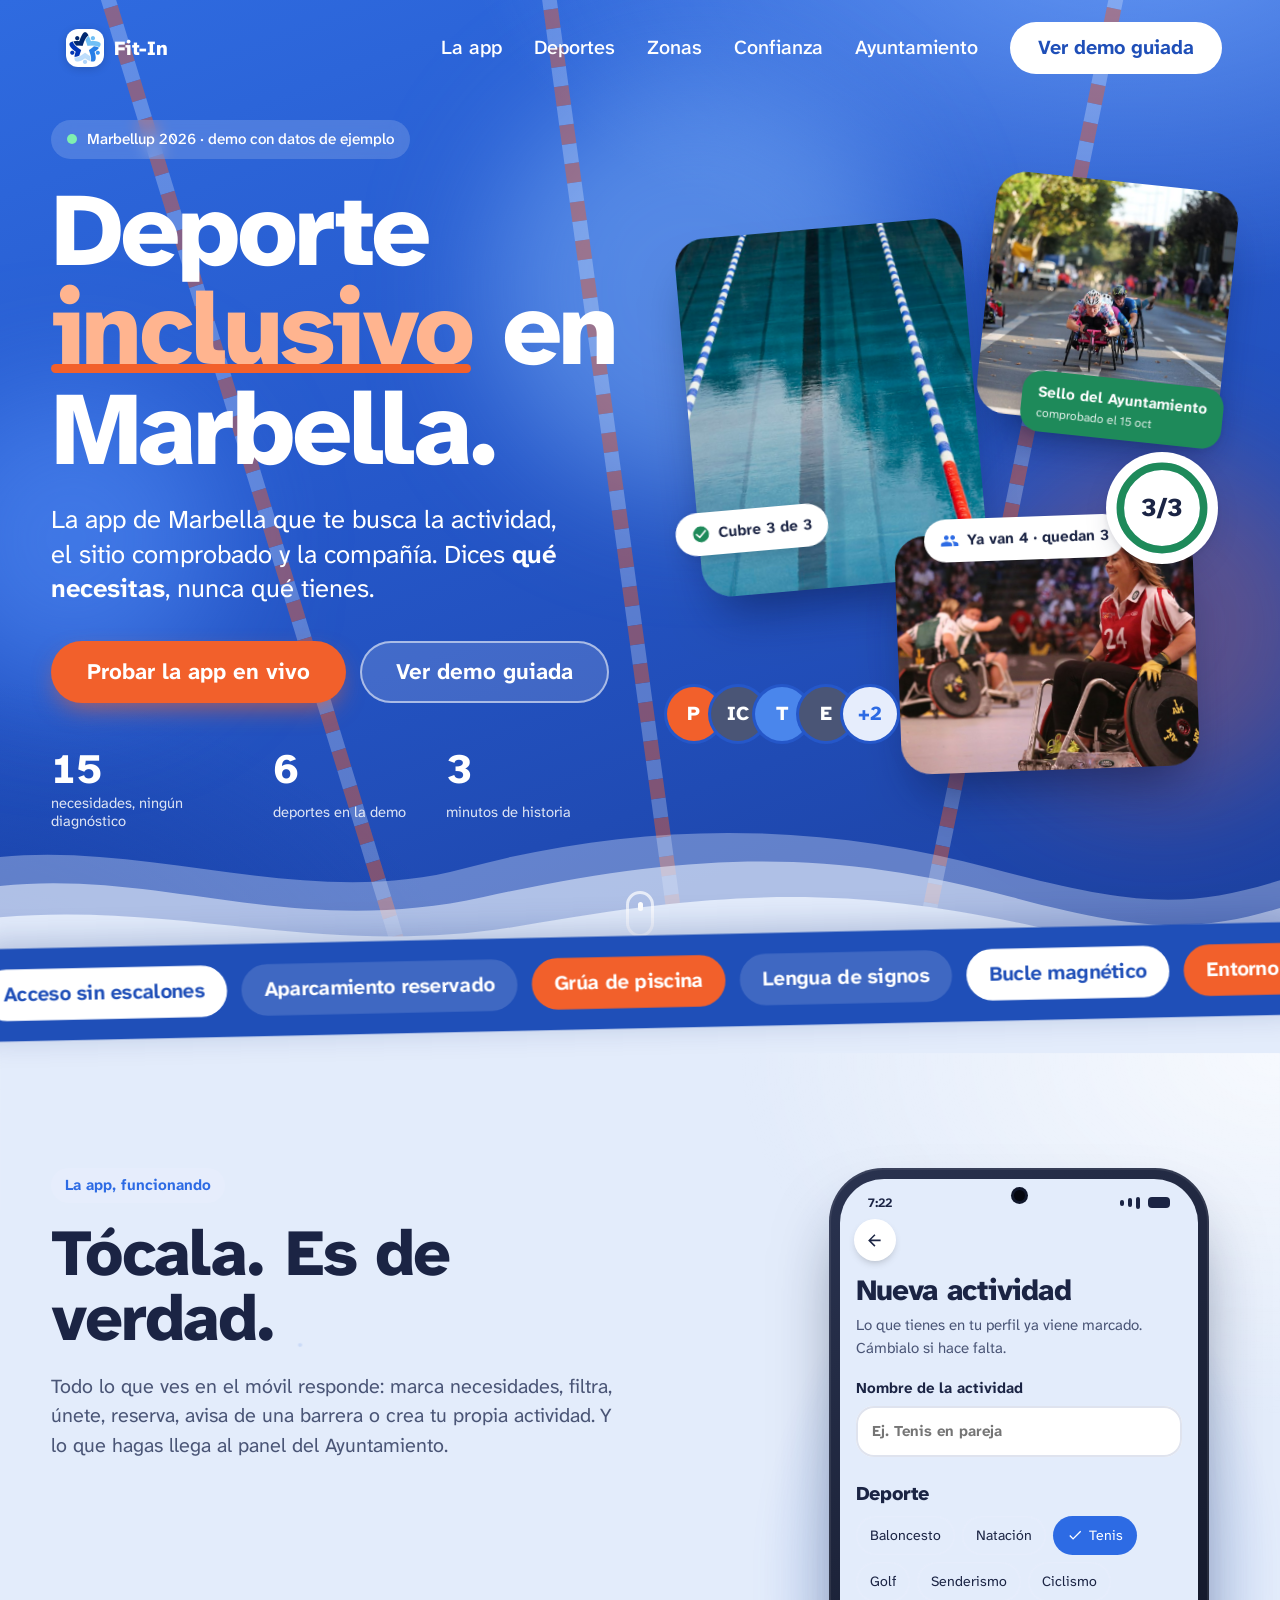
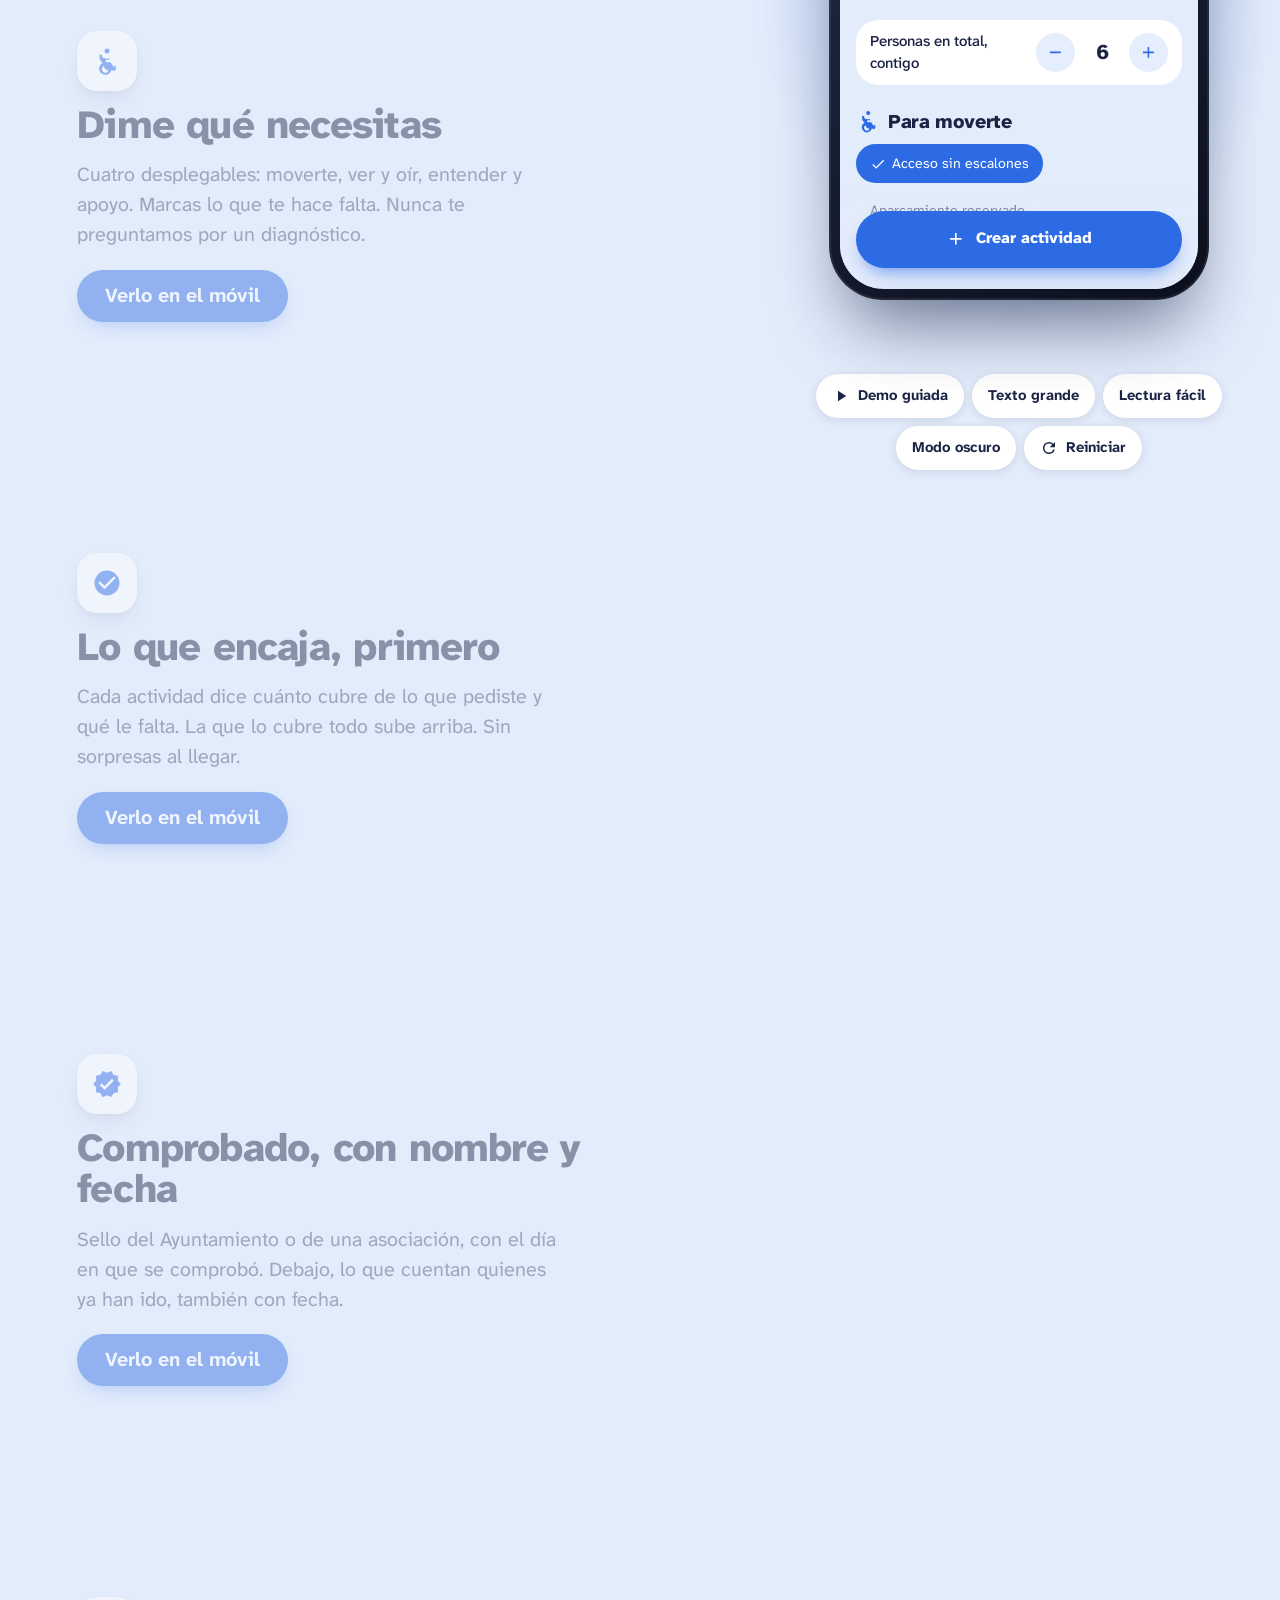
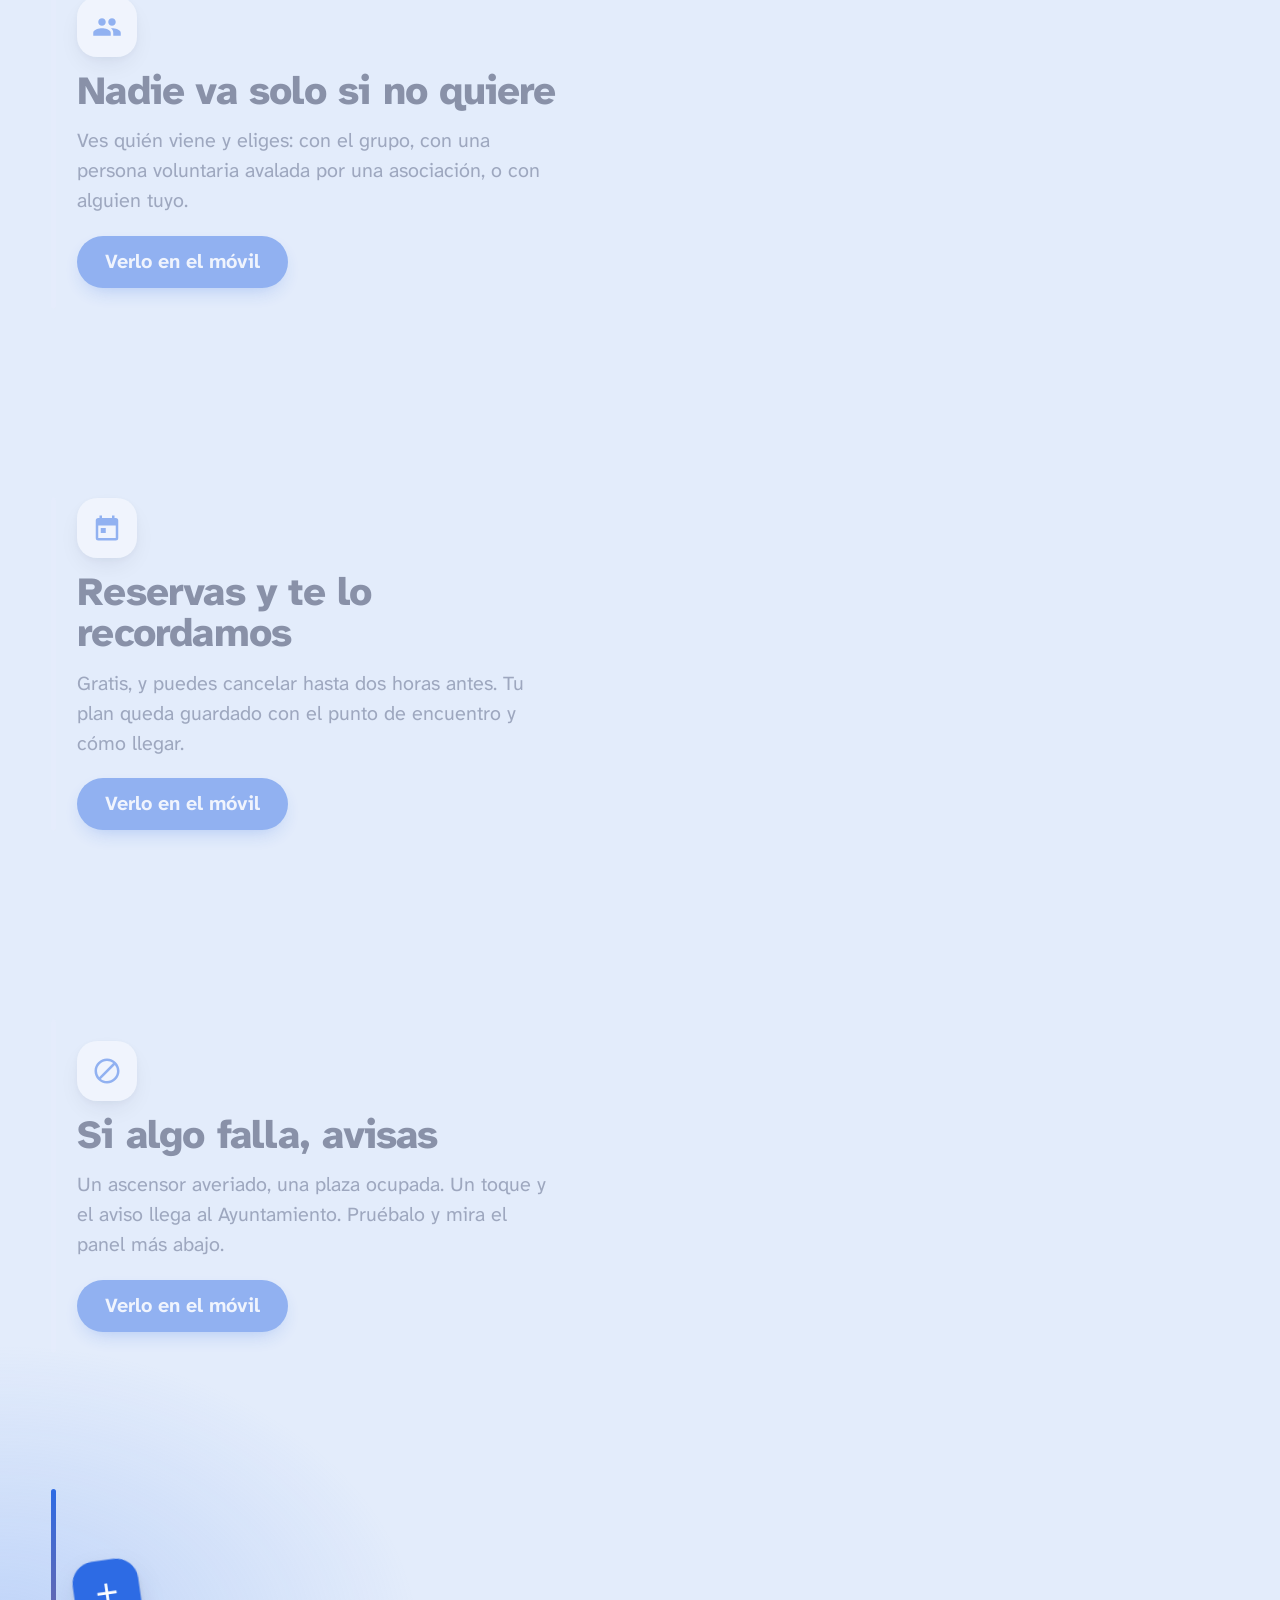
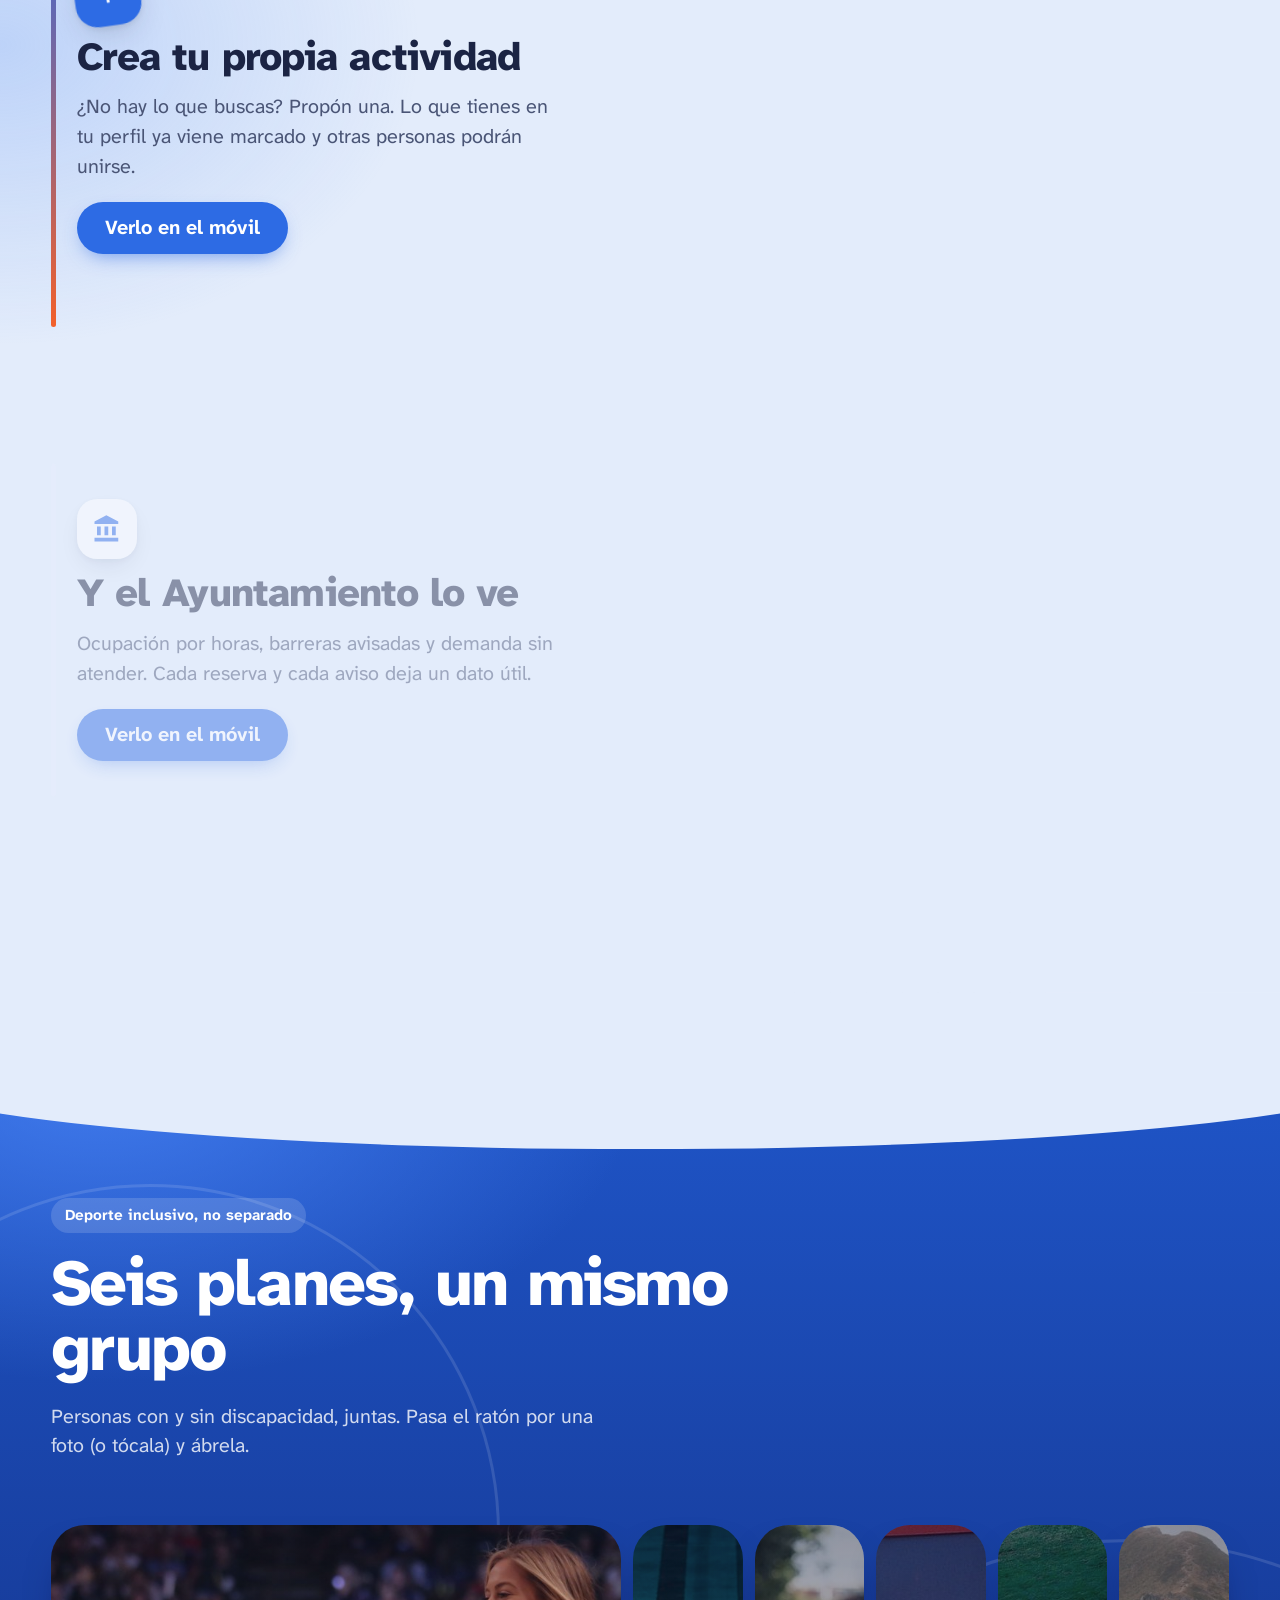
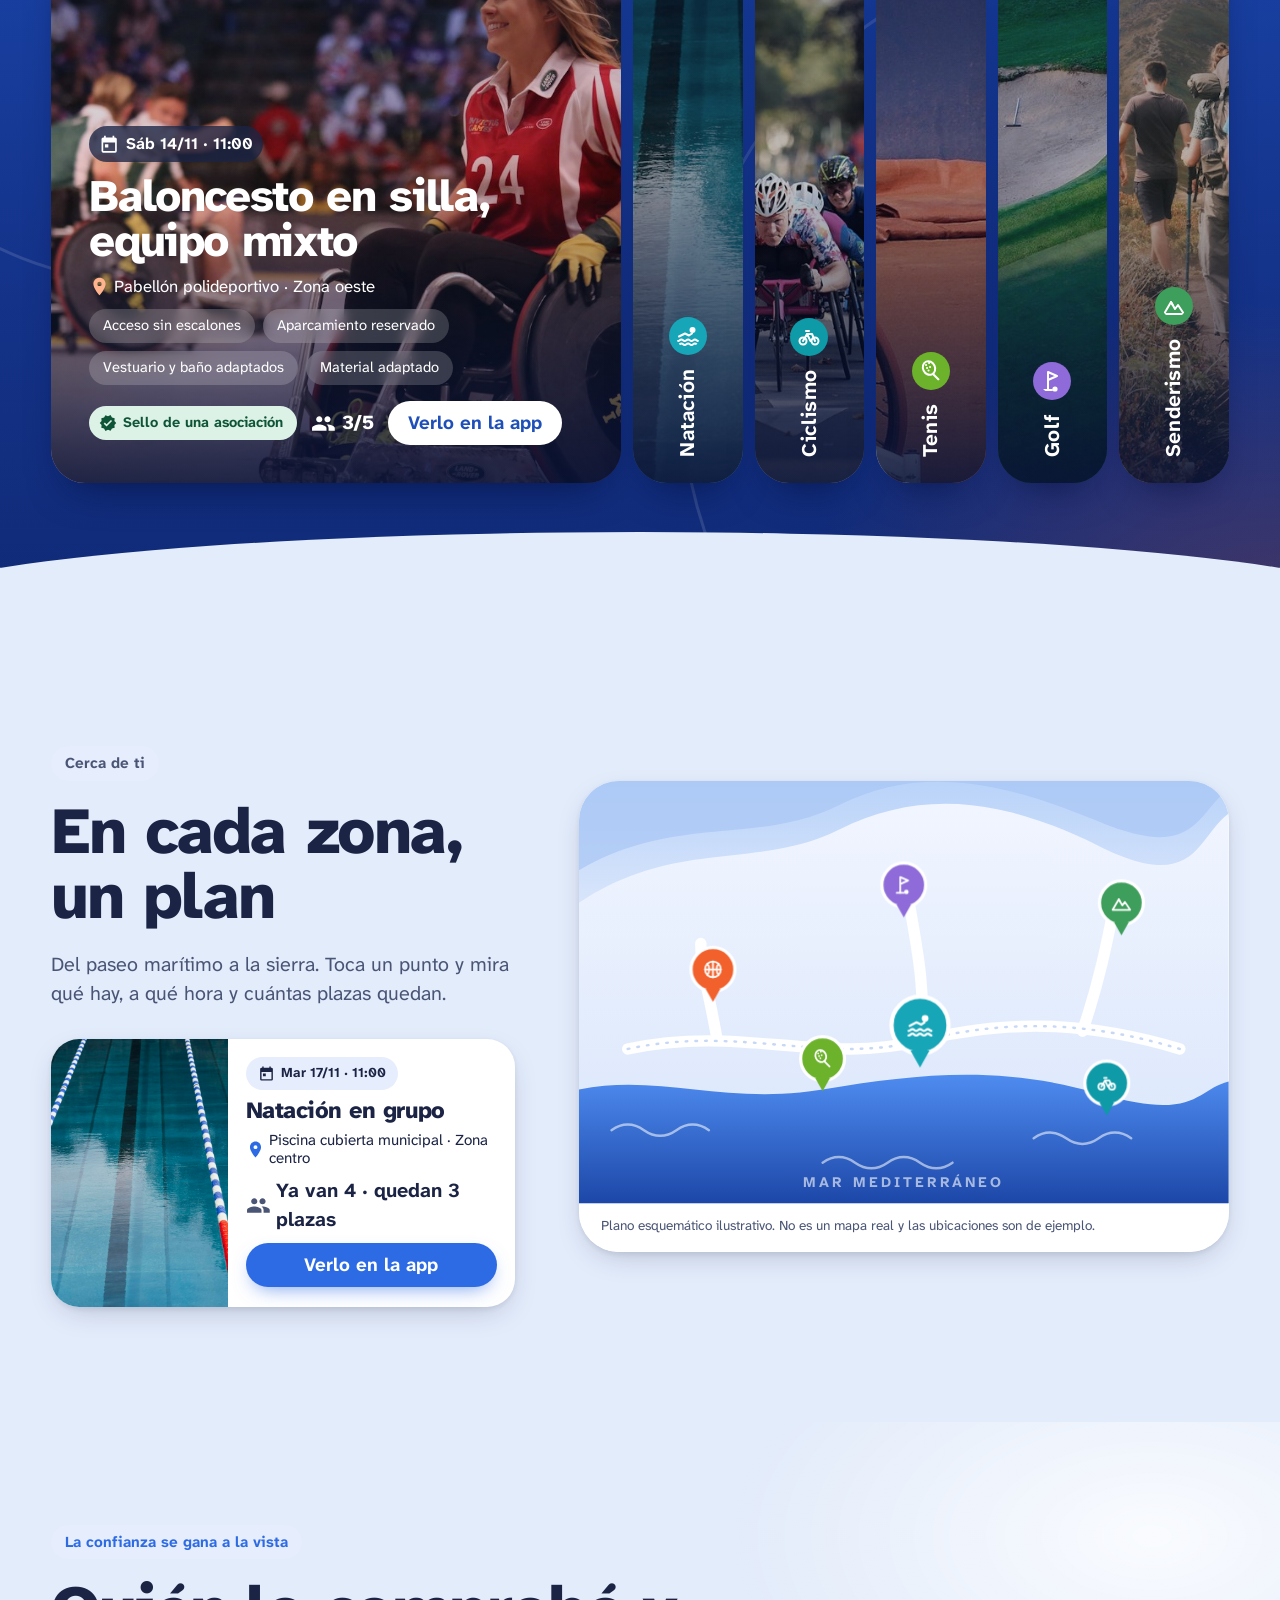
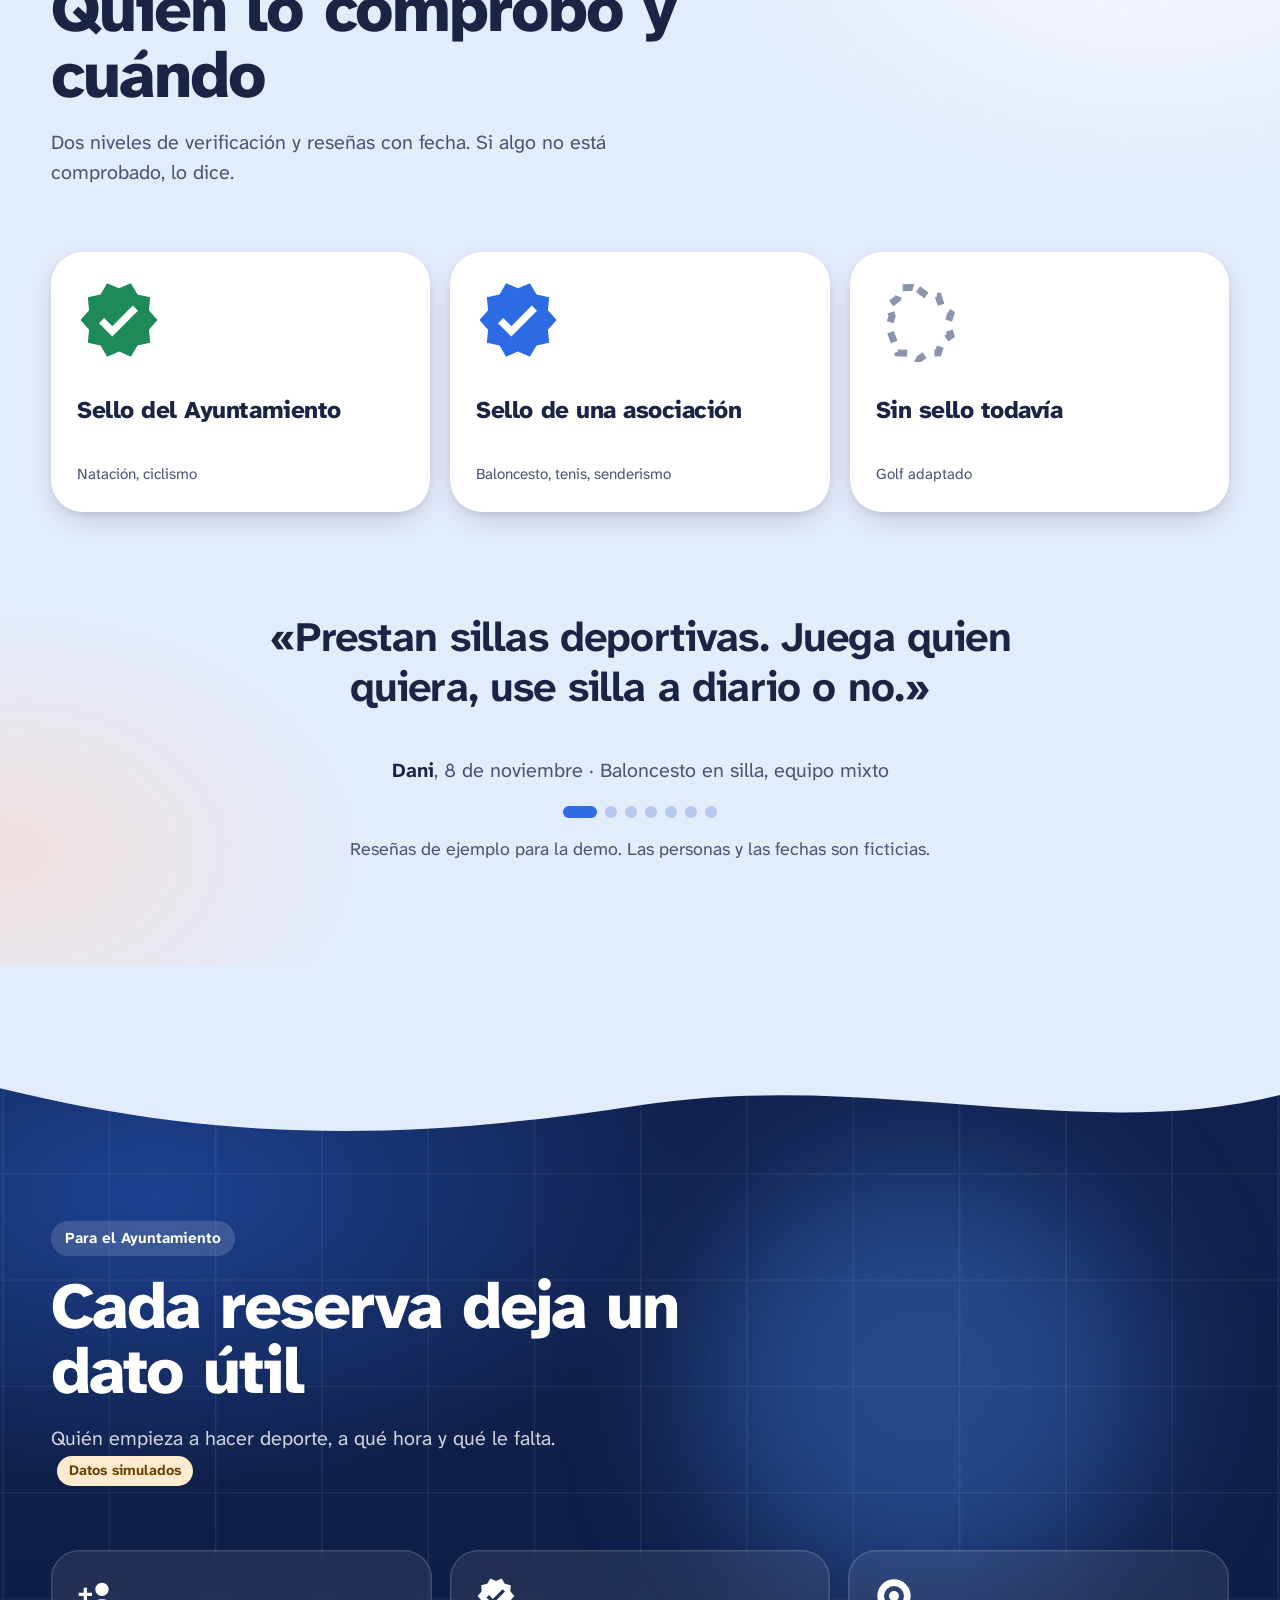
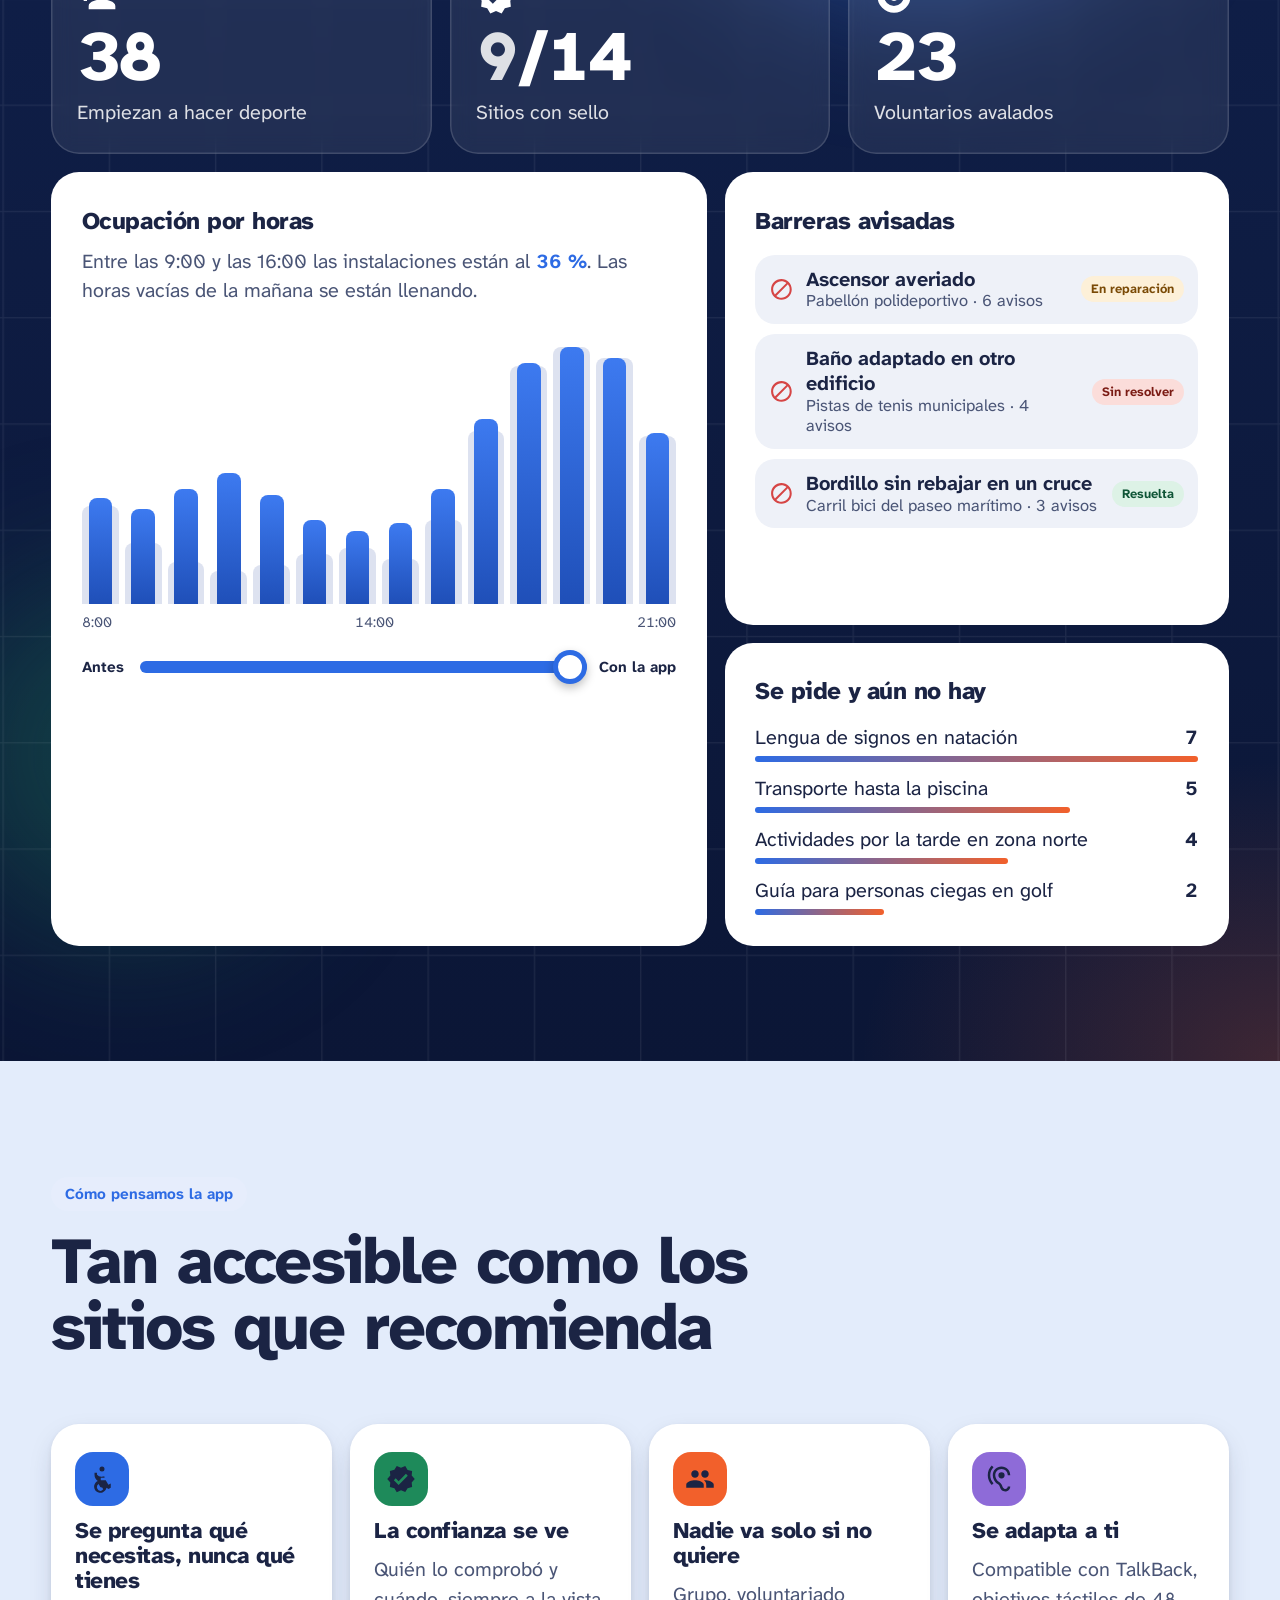
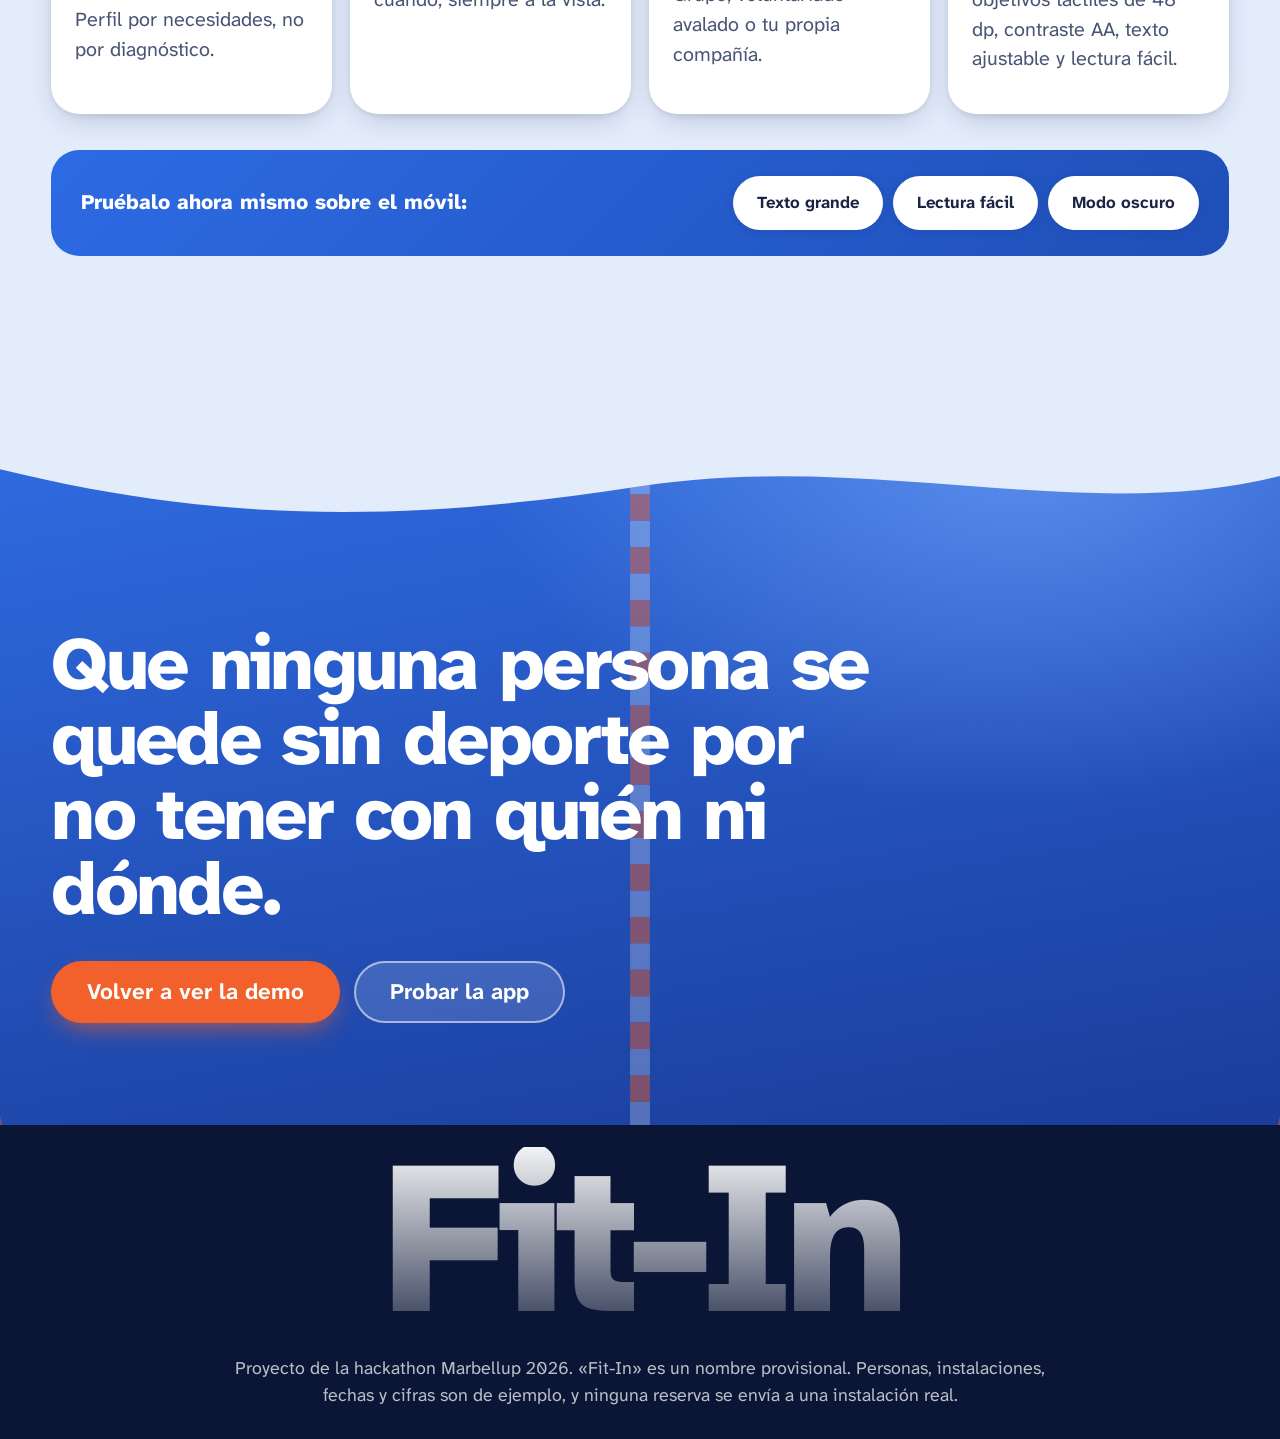
<file: web/index.html>
<!doctype html>
<html lang="es">
<head>
<meta charset="utf-8">
<meta name="viewport" content="width=device-width, initial-scale=1">
<title>Fit-In · deporte con compañía en Marbella</title>
<meta name="description" content="Fit-In es la app de Marbella que te busca actividad, sitio comprobado y compañía. Pruébala en vivo en esta página.">
<link rel="icon" href="assets/logo.png">
<link rel="stylesheet" href="styles.css">
<script>document.documentElement.classList.add('js'); window.LOGO_SRC = 'assets/logo.png';</script>
</head>
<body>
<!-- Las fotos son las mismas que usa la app (app/src/main/res/drawable-nodpi). Confirmar origen y licencia antes de publicar. -->

<div class="bg-glow" aria-hidden="true"><i></i><i></i><i></i></div>

<header class="nav" id="nav">
  <a class="brand" href="#inicio" aria-label="Fit-In, inicio">
    <span class="brand__mark"><img src="assets/logo.png" alt=""></span><span>Fit-In</span>
  </a>
  <nav class="nav__links" aria-label="Secciones">
    <a href="#app">La app</a>
    <a href="#deportes">Deportes</a>
    <a href="#zonas">Zonas</a>
    <a href="#confianza">Confianza</a>
    <a href="#ayuntamiento">Ayuntamiento</a>
  </nav>
  <button class="btn btn--white" type="button" data-tour>Ver demo guiada</button>
</header>

<!-- ───────── HERO ───────── -->
<section class="hero" id="inicio">
  <div class="hero__bg" aria-hidden="true">
    <div class="hero__orb o1"></div><div class="hero__orb o2"></div><div class="hero__orb o3"></div>
    <svg class="hero__lanes" viewBox="0 0 1200 800" preserveAspectRatio="xMidYMid slice">
      <g class="lane"><line x1="150" y1="-40" x2="420" y2="840"/><line class="b" x1="150" y1="-40" x2="420" y2="840"/></g>
      <g class="lane l2"><line x1="520" y1="-40" x2="640" y2="840"/><line class="b" x1="520" y1="-40" x2="640" y2="840"/></g>
      <g class="lane l3"><line x1="1000" y1="-40" x2="820" y2="840"/><line class="b" x1="1000" y1="-40" x2="820" y2="840"/></g>
    </svg>
    <svg class="hero__waves" viewBox="0 0 1440 200" preserveAspectRatio="none">
      <path class="w1" d="M0 90 C180 40 360 140 540 90 S900 40 1080 90 S1300 130 1440 80 L1440 200 L0 200Z"/>
      <path class="w2" d="M0 120 C200 70 340 170 560 120 S920 70 1100 120 S1320 150 1440 110 L1440 200 L0 200Z"/>
      <path class="w3" d="M0 150 C220 110 380 190 600 150 S940 110 1120 150 S1340 175 1440 140 L1440 200 L0 200Z"/>
    </svg>
  </div>

  <div class="hero__in">
    <div class="hero__copy">
      <p class="chip-line"><span class="dot"></span>Marbellup 2026 · demo con datos de ejemplo</p>
      <h1 class="split" id="h1" aria-label="Deporte inclusivo en Marbella">
        <span class="w" style="--n:0">Deporte</span> <span class="w w--hot" style="--n:1">inclusivo</span> <span class="w" style="--n:2">en</span> <span class="w" style="--n:3">Marbella.</span>
      </h1>
      <p class="hero__lead" data-rise style="--d:.7s">La app de Marbella que te busca la actividad, el sitio comprobado y la compañía. Dices <b>qué necesitas</b>, nunca qué tienes.</p>
      <div class="hero__cta" data-rise style="--d:.9s">
        <a class="btn btn--big btn--hot" href="#app" data-magnet>Probar la app en vivo</a>
        <button class="btn btn--big btn--ghost" type="button" data-tour data-magnet>Ver demo guiada</button>
      </div>
      <ul class="hero__stats" data-rise style="--d:1.1s">
        <li><b data-count="15">0</b><span>necesidades, ningún diagnóstico</span></li>
        <li><b data-count="6">0</b><span>deportes en la demo</span></li>
        <li><b data-count="3">0</b><span>minutos de historia</span></li>
      </ul>
    </div>

    <div class="collage" id="collage" aria-hidden="false">
      <figure class="cut c1" data-depth="26" data-tilt>
        <img src="assets/foto_natacion.jpg" alt="Calles de una piscina con corcheras rojas y azules.">
        <figcaption class="float-chip fc1"><svg class="ico" viewBox="0 0 24 24"><use href="#i-verified"/></svg>Cubre 3 de 3</figcaption>
      </figure>
      <figure class="cut c2" data-depth="46" data-tilt>
        <img src="assets/foto_ciclismo.jpg" alt="Personas en handbike por una calle de la ciudad.">
        <figcaption class="float-chip fc2">Sello del Ayuntamiento<small>comprobado el 15 oct</small></figcaption>
      </figure>
      <figure class="cut c3" data-depth="14" data-tilt>
        <img src="assets/foto_baloncesto.jpg" alt="Partido de baloncesto en silla de ruedas.">
        <figcaption class="float-chip fc3"><svg class="ico" viewBox="0 0 24 24"><use href="#i-group"/></svg>Ya van 4 · quedan 3</figcaption>
      </figure>
      <div class="bubbles" data-depth="60"><span style="--c:#F2602B">P</span><span style="--c:#4A5576">IC</span><span style="--c:#4A86EC">T</span><span style="--c:#4A5576">E</span><span class="more">+2</span></div>
      <div class="ring" data-depth="34"><svg viewBox="0 0 120 120"><circle cx="60" cy="60" r="50"/><circle class="v" cx="60" cy="60" r="50" pathLength="100"/></svg><b>3/3</b></div>
    </div>
  </div>
  <a class="scroll-cue" href="#app" aria-label="Ir a la demo"><span></span></a>
</section>

<!-- ───────── Tira de necesidades ───────── -->
<div class="marquee" aria-hidden="true">
  <div class="marquee__track">
    <span>Acceso sin escalones</span><span>Aparcamiento reservado</span><span>Grúa de piscina</span><span>Lengua de signos</span><span>Bucle magnético</span><span>Entorno tranquilo</span><span>Pictogramas</span><span>Grupo pequeño</span><span>Monitor de apoyo</span><span>Alguien que me acompañe</span><span>Transporte hasta allí</span><span>Material adaptado</span>
    <span>Acceso sin escalones</span><span>Aparcamiento reservado</span><span>Grúa de piscina</span><span>Lengua de signos</span><span>Bucle magnético</span><span>Entorno tranquilo</span><span>Pictogramas</span><span>Grupo pequeño</span><span>Monitor de apoyo</span><span>Alguien que me acompañe</span><span>Transporte hasta allí</span><span>Material adaptado</span>
  </div>
</div>

<main>

<!-- ───────── LA APP EN VIVO ───────── -->
<section class="stage" id="app" aria-labelledby="app-h">
  <div class="stage__bg" aria-hidden="true" data-court></div>
  <div class="stage__in">
    <div class="stage__chapters">
      <div class="stage__head" data-reveal>
        <p class="kicker">La app, funcionando</p>
        <h2 id="app-h">Tócala. Es de verdad.</h2>
        <p>Todo lo que ves en el móvil responde: marca necesidades, filtra, únete, reserva, avisa de una barrera o crea tu propia actividad. Y lo que hagas llega al panel del Ayuntamiento.</p>
      </div>

      <article class="chap" data-scene="needs" data-reveal>
        <span class="chap__ico"><svg viewBox="0 0 24 24"><use href="#i-access"/></svg></span>
        <h3>Dime qué necesitas</h3>
        <p>Cuatro desplegables: moverte, ver y oír, entender y apoyo. Marcas lo que te hace falta. Nunca te preguntamos por un diagnóstico.</p>
        <button class="btn btn--blue" type="button" data-show="needs">Verlo en el móvil</button>
      </article>

      <article class="chap" data-scene="match" data-reveal>
        <span class="chap__ico"><svg viewBox="0 0 24 24"><use href="#i-verified"/></svg></span>
        <h3>Lo que encaja, primero</h3>
        <p>Cada actividad dice cuánto cubre de lo que pediste y qué le falta. La que lo cubre todo sube arriba. Sin sorpresas al llegar.</p>
        <button class="btn btn--blue" type="button" data-show="match">Verlo en el móvil</button>
      </article>

      <article class="chap" data-scene="verified" data-reveal>
        <span class="chap__ico"><svg viewBox="0 0 24 24"><use href="#i-seal"/></svg></span>
        <h3>Comprobado, con nombre y fecha</h3>
        <p>Sello del Ayuntamiento o de una asociación, con el día en que se comprobó. Debajo, lo que cuentan quienes ya han ido, también con fecha.</p>
        <button class="btn btn--blue" type="button" data-show="verified">Verlo en el móvil</button>
      </article>

      <article class="chap" data-scene="group" data-reveal>
        <span class="chap__ico"><svg viewBox="0 0 24 24"><use href="#i-group"/></svg></span>
        <h3>Nadie va solo si no quiere</h3>
        <p>Ves quién viene y eliges: con el grupo, con una persona voluntaria avalada por una asociación, o con alguien tuyo.</p>
        <button class="btn btn--blue" type="button" data-show="group">Verlo en el móvil</button>
      </article>

      <article class="chap" data-scene="book" data-reveal>
        <span class="chap__ico"><svg viewBox="0 0 24 24"><use href="#i-event"/></svg></span>
        <h3>Reservas y te lo recordamos</h3>
        <p>Gratis, y puedes cancelar hasta dos horas antes. Tu plan queda guardado con el punto de encuentro y cómo llegar.</p>
        <button class="btn btn--blue" type="button" data-show="book">Verlo en el móvil</button>
      </article>

      <article class="chap" data-scene="barrier" data-reveal>
        <span class="chap__ico"><svg viewBox="0 0 24 24"><use href="#i-block"/></svg></span>
        <h3>Si algo falla, avisas</h3>
        <p>Un ascensor averiado, una plaza ocupada. Un toque y el aviso llega al Ayuntamiento. Pruébalo y mira el panel más abajo.</p>
        <button class="btn btn--blue" type="button" data-show="barrier">Verlo en el móvil</button>
      </article>

      <article class="chap" data-scene="create" data-reveal>
        <span class="chap__ico"><svg viewBox="0 0 24 24"><use href="#i-add"/></svg></span>
        <h3>Crea tu propia actividad</h3>
        <p>¿No hay lo que buscas? Propón una. Lo que tienes en tu perfil ya viene marcado y otras personas podrán unirse.</p>
        <button class="btn btn--blue" type="button" data-show="create">Verlo en el móvil</button>
      </article>

      <article class="chap" data-scene="council" data-reveal>
        <span class="chap__ico"><svg viewBox="0 0 24 24"><use href="#i-bank"/></svg></span>
        <h3>Y el Ayuntamiento lo ve</h3>
        <p>Ocupación por horas, barreras avisadas y demanda sin atender. Cada reserva y cada aviso deja un dato útil.</p>
        <button class="btn btn--blue" type="button" data-show="council">Verlo en el móvil</button>
      </article>
    </div>

    <div class="stage__phone" id="phoneCol">
      <div class="phone-wrap" id="phoneWrap">
        <div class="phone" id="phone">
          <div class="phone__bezel">
            <div class="phone__cam"></div>
            <div class="phone__screen" id="screen">
              <div class="status"><span>7:22</span><span class="status__r"><i></i><i></i><i></i><b></b></span></div>
              <div class="view" id="view"></div>
              <nav class="tabbar" id="tabbar" aria-label="Navegación de la app">
                <button type="button" data-nav="home"><svg viewBox="0 0 24 24"><use href="#i-home"/></svg><span>Inicio</span></button>
                <button type="button" data-nav="plans"><svg viewBox="0 0 24 24"><use href="#i-plans"/></svg><span>Mis planes</span></button>
                <button type="button" data-nav="council"><svg viewBox="0 0 24 24"><use href="#i-bank"/></svg><span>Ayuntamiento</span></button>
                <button type="button" data-nav="profile"><svg viewBox="0 0 24 24"><use href="#i-person"/></svg><span>Perfil</span></button>
              </nav>
              <div class="sheet-wrap" id="sheet"></div>
              <div class="toast" id="toast" role="status"></div>
              <div class="cursor" id="cursor" aria-hidden="true"><span></span></div>
            </div>
          </div>
        </div>
        <p class="tour-cap" id="tourCap" role="status" aria-live="polite"></p>
      </div>

      <div class="phone-ctrl" role="group" aria-label="Controles de la demo">
        <button type="button" class="pc" data-tour><svg viewBox="0 0 24 24"><use href="#i-play"/></svg>Demo guiada</button>
        <button type="button" class="pc sw" data-pref="big" aria-pressed="false">Texto grande</button>
        <button type="button" class="pc sw" data-pref="easy" aria-pressed="false">Lectura fácil</button>
        <button type="button" class="pc sw" data-pref="dark" aria-pressed="false">Modo oscuro</button>
        <button type="button" class="pc" data-reset><svg viewBox="0 0 24 24"><use href="#i-reset"/></svg>Reiniciar</button>
      </div>
    </div>
  </div>
</section>

<!-- ───────── DEPORTES: galería que se abre ───────── -->
<section class="sports" id="deportes" aria-labelledby="dep-h">
  <div class="sports__bg" aria-hidden="true"></div>
  <div class="wrap">
    <div class="sec-head" data-reveal>
      <p class="kicker">Deporte inclusivo, no separado</p>
      <h2 id="dep-h">Seis planes, un mismo grupo</h2>
      <p>Personas con y sin discapacidad, juntas. Pasa el ratón por una foto (o tócala) y ábrela.</p>
    </div>
    <div class="acc" id="acc" role="list"></div>
  </div>
</section>

<!-- ───────── ZONAS: plano esquemático ───────── -->
<section class="zones" id="zonas" aria-labelledby="zon-h">
  <div class="wrap zones__in">
    <div class="zones__copy" data-reveal>
      <p class="kicker">Cerca de ti</p>
      <h2 id="zon-h">En cada zona, un plan</h2>
      <p>Del paseo marítimo a la sierra. Toca un punto y mira qué hay, a qué hora y cuántas plazas quedan.</p>
      <div class="zcard" id="zcard" aria-live="polite"></div>
    </div>
    <div class="zones__map" data-reveal>
      <svg id="zmap" viewBox="0 0 800 520" role="img" aria-label="Plano esquemático de Marbella con seis puntos de actividad. No es un mapa real.">
        <defs>
          <linearGradient id="sea" x1="0" y1="0" x2="0" y2="1"><stop offset="0" stop-color="#4f8cf0"/><stop offset="1" stop-color="#1c47a8"/></linearGradient>
          <linearGradient id="land" x1="0" y1="0" x2="0" y2="1"><stop offset="0" stop-color="#f2f6ff"/><stop offset="1" stop-color="#d8e5fb"/></linearGradient>
          <linearGradient id="hill" x1="0" y1="0" x2="0" y2="1"><stop offset="0" stop-color="#b9d3f9"/><stop offset="1" stop-color="#d8e5fb"/></linearGradient>
        </defs>
        <rect width="800" height="520" fill="url(#land)"/>
        <path d="M0 150 C120 70 220 110 320 60 S520 20 640 80 S760 70 800 40 V0 H0Z" fill="url(#hill)"/>
        <path d="M0 110 C120 40 220 80 320 30 S520 0 640 50 S760 40 800 10 V0 H0Z" fill="#a9c6f5" opacity=".7"/>
        <g class="roads" fill="none" stroke="#fff" stroke-width="14" stroke-linecap="round">
          <path d="M60 330 C200 300 300 350 420 320 S640 300 740 330"/>
          <path d="M420 320 C430 250 410 180 400 110"/>
          <path d="M170 318 C160 260 150 230 150 200"/>
          <path d="M620 308 C640 250 650 200 660 150"/>
        </g>
        <g class="roads2" fill="none" stroke="#c7d8f6" stroke-width="3" stroke-dasharray="2 10" stroke-linecap="round">
          <path d="M60 330 C200 300 300 350 420 320 S640 300 740 330"/>
        </g>
        <path class="sea" d="M0 380 C100 360 180 400 300 380 S520 350 640 385 S760 380 800 370 V520 H0Z" fill="url(#sea)"/>
        <g class="swell" fill="none" stroke="#fff" stroke-linecap="round" opacity=".55">
          <path d="M40 430 q20 -14 40 0 t40 0 t40 0" stroke-width="3"/>
          <path d="M300 470 q20 -14 40 0 t40 0 t40 0 t40 0" stroke-width="3"/>
          <path d="M560 440 q20 -14 40 0 t40 0 t40 0" stroke-width="3"/>
        </g>
        <text x="400" y="500" class="sea-label" text-anchor="middle">Mar Mediterráneo</text>
        <g id="pins"></g>
      </svg>
      <p class="small">Plano esquemático ilustrativo. No es un mapa real y las ubicaciones son de ejemplo.</p>
    </div>
  </div>
</section>

<!-- ───────── CONFIANZA ───────── -->
<section class="trust" id="confianza" aria-labelledby="con-h">
  <div class="trust__bg" aria-hidden="true"></div>
  <div class="wrap">
    <div class="sec-head" data-reveal>
      <p class="kicker">La confianza se gana a la vista</p>
      <h2 id="con-h">Quién lo comprobó y cuándo</h2>
      <p>Dos niveles de verificación y reseñas con fecha. Si algo no está comprobado, lo dice.</p>
    </div>
    <div class="seals">
      <button class="seal-card s-ok" type="button" data-flip data-reveal aria-pressed="false">
        <span class="seal-card__in">
          <span class="seal-card__f">
            <svg class="seal-ico" viewBox="0 0 24 24"><use href="#i-seal"/></svg>
            <b>Sello del Ayuntamiento</b><small>Natación, ciclismo</small>
          </span>
          <span class="seal-card__b"><b>Comprobado por el Ayuntamiento</b>Con la fecha de la última visita a la vista. Ejemplo: natación, 28 de octubre de 2026.</span>
        </span>
      </button>
      <button class="seal-card s-asoc" type="button" data-flip data-reveal style="--d:.1s" aria-pressed="false">
        <span class="seal-card__in">
          <span class="seal-card__f">
            <svg class="seal-ico" viewBox="0 0 24 24"><use href="#i-seal"/></svg>
            <b>Sello de una asociación</b><small>Baloncesto, tenis, senderismo</small>
          </span>
          <span class="seal-card__b"><b>Lo avala una asociación</b>Una entidad del deporte o la discapacidad lo ha visitado y firma la comprobación, con fecha.</span>
        </span>
      </button>
      <button class="seal-card s-none" type="button" data-flip data-reveal style="--d:.2s" aria-pressed="false">
        <span class="seal-card__in">
          <span class="seal-card__f">
            <svg class="seal-ico" viewBox="0 0 24 24"><use href="#i-seal-off"/></svg>
            <b>Sin sello todavía</b><small>Golf adaptado</small>
          </span>
          <span class="seal-card__b"><b>Aún sin comprobar</b>Lo decimos claro y mostramos lo que cuentan quienes fueron. El sello se puede pedir.</span>
        </span>
      </button>
    </div>

    <figure class="quote" id="quote" data-reveal aria-live="polite">
      <blockquote></blockquote>
      <figcaption></figcaption>
      <div class="quote__dots" id="qdots"></div>
    </figure>
    <p class="small center">Reseñas de ejemplo para la demo. Las personas y las fechas son ficticias.</p>
  </div>
</section>

<!-- ───────── AYUNTAMIENTO ───────── -->
<section class="council" id="ayuntamiento" aria-labelledby="ayto-h">
  <div class="council__bg" aria-hidden="true"><i></i><i></i><svg class="council__grid" viewBox="0 0 800 600" preserveAspectRatio="xMidYMid slice"><defs><pattern id="gp" width="40" height="40" patternUnits="userSpaceOnUse"><path d="M40 0H0V40" fill="none" stroke="#fff" stroke-opacity=".07"/></pattern></defs><rect width="800" height="600" fill="url(#gp)"/></svg></div>
  <div class="wrap">
    <div class="sec-head sec-head--light" data-reveal>
      <p class="kicker">Para el Ayuntamiento</p>
      <h2 id="ayto-h">Cada reserva deja un dato útil</h2>
      <p>Quién empieza a hacer deporte, a qué hora y qué le falta. <span class="badge-sim">Datos simulados</span></p>
    </div>

    <div class="kpis">
      <div class="kpi" data-reveal><svg viewBox="0 0 24 24"><use href="#i-addperson"/></svg><b id="kNew" data-count="38">0</b><span>Empiezan a hacer deporte</span><em id="kPlus" hidden>+1 tu reserva</em></div>
      <div class="kpi kpi--ok" data-reveal style="--d:.1s"><svg viewBox="0 0 24 24"><use href="#i-seal"/></svg><b><span data-count="9">0</span>/14</b><span>Sitios con sello</span></div>
      <div class="kpi kpi--hot" data-reveal style="--d:.2s"><svg viewBox="0 0 24 24"><use href="#i-support"/></svg><b data-count="23">0</b><span>Voluntarios avalados</span></div>
    </div>

    <div class="panel-grid">
      <div class="dcard dcard--chart" data-reveal>
        <h3>Ocupación por horas</h3>
        <p class="dsub" id="chartMsg">Las horas vacías de la mañana se están llenando.</p>
        <div class="chart" id="chart" aria-label="Ocupación de las instalaciones por horas, de 8:00 a 21:00" role="img"></div>
        <div class="chart__axis"><span>8:00</span><span>14:00</span><span>21:00</span></div>
        <label class="slide"><span>Antes</span>
          <input id="slider" type="range" min="0" max="100" value="100" aria-label="Pasar de antes a con la app">
          <span>Con la app</span></label>
      </div>

      <div class="dcard" data-reveal style="--d:.1s">
        <h3>Barreras avisadas</h3>
        <ul class="blist" id="blist"></ul>
        <p class="small light">Pulsa «Avisar de una barrera» en el móvil y verás aquí tu aviso.</p>
      </div>

      <div class="dcard" data-reveal style="--d:.2s">
        <h3>Se pide y aún no hay</h3>
        <ul class="dem" id="dem"></ul>
      </div>
    </div>
  </div>
</section>

<!-- ───────── VALORES / ACCESIBILIDAD ───────── -->
<section class="values" id="valores" aria-labelledby="val-h">
  <div class="wrap">
    <div class="sec-head" data-reveal>
      <p class="kicker">Cómo pensamos la app</p>
      <h2 id="val-h">Tan accesible como los sitios que recomienda</h2>
    </div>
    <div class="vgrid">
      <article class="vcard" data-tilt data-reveal>
        <svg viewBox="0 0 24 24"><use href="#i-access"/></svg>
        <h3>Se pregunta qué necesitas, nunca qué tienes</h3>
        <p>Perfil por necesidades, no por diagnóstico.</p>
      </article>
      <article class="vcard" data-tilt data-reveal style="--d:.08s">
        <svg viewBox="0 0 24 24"><use href="#i-seal"/></svg>
        <h3>La confianza se ve</h3>
        <p>Quién lo comprobó y cuándo, siempre a la vista.</p>
      </article>
      <article class="vcard" data-tilt data-reveal style="--d:.16s">
        <svg viewBox="0 0 24 24"><use href="#i-group"/></svg>
        <h3>Nadie va solo si no quiere</h3>
        <p>Grupo, voluntariado avalado o tu propia compañía.</p>
      </article>
      <article class="vcard" data-tilt data-reveal style="--d:.24s">
        <svg viewBox="0 0 24 24"><use href="#i-hear"/></svg>
        <h3>Se adapta a ti</h3>
        <p>Compatible con TalkBack, objetivos táctiles de 48 dp, contraste AA, texto ajustable y lectura fácil.</p>
      </article>
    </div>

    <div class="try" data-reveal>
      <p class="try__t">Pruébalo ahora mismo sobre el móvil:</p>
      <div class="try__sw">
        <button type="button" class="pc pc--lg sw" data-pref="big" aria-pressed="false">Texto grande</button>
        <button type="button" class="pc pc--lg sw" data-pref="easy" aria-pressed="false">Lectura fácil</button>
        <button type="button" class="pc pc--lg sw" data-pref="dark" aria-pressed="false">Modo oscuro</button>
      </div>
    </div>
  </div>
</section>

<!-- ───────── CIERRE ───────── -->
<section class="final" id="unete" aria-labelledby="fin-h">
  <div class="final__bg" aria-hidden="true">
    <svg class="final__lanes" viewBox="0 0 1200 600" preserveAspectRatio="xMidYMid slice">
      <g class="lane"><line x1="100" y1="-20" x2="260" y2="620"/><line class="b" x1="100" y1="-20" x2="260" y2="620"/></g>
      <g class="lane l2"><line x1="600" y1="-20" x2="600" y2="620"/><line class="b" x1="600" y1="-20" x2="600" y2="620"/></g>
      <g class="lane l3"><line x1="1100" y1="-20" x2="940" y2="620"/><line class="b" x1="1100" y1="-20" x2="940" y2="620"/></g>
    </svg>
    <svg class="final__waves" viewBox="0 0 1440 200" preserveAspectRatio="none">
      <path class="w1" d="M0 90 C180 40 360 140 540 90 S900 40 1080 90 S1300 130 1440 80 L1440 200 L0 200Z"/>
      <path class="w2" d="M0 120 C200 70 340 170 560 120 S920 70 1100 120 S1320 150 1440 110 L1440 200 L0 200Z"/>
    </svg>
  </div>
  <div class="wrap final__in">
    <h2 id="fin-h" class="final__h" data-reveal>Que ninguna persona se quede sin deporte por no tener con quién ni dónde.</h2>
    <div class="final__cta" data-reveal style="--d:.15s">
      <button class="btn btn--big btn--hot" type="button" data-tour data-magnet>Volver a ver la demo</button>
      <a class="btn btn--big btn--ghost" href="#app" data-magnet>Probar la app</a>
    </div>
  </div>
  <footer class="foot">
    <p class="foot__mark" aria-hidden="true">Fit-In</p>
    <p class="small light">Proyecto de la hackathon Marbellup 2026. «Fit-In» es un nombre provisional. Personas, instalaciones, fechas y cifras son de ejemplo, y ninguna reserva se envía a una instalación real.</p>
  </footer>
</section>

</main>

<!-- ───────── Iconos ───────── -->
<svg width="0" height="0" style="position:absolute" aria-hidden="true">
  <defs>
    <symbol id="i-home" viewBox="0 0 24 24"><path fill="currentColor" d="M10 20v-6h4v6h5v-8h3L12 3 2 12h3v8z"/></symbol>
    <symbol id="i-plans" viewBox="0 0 24 24"><path fill="currentColor" d="M19 3h-4.18C14.4 1.84 13.3 1 12 1s-2.4.84-2.82 2H5a2 2 0 0 0-2 2v14a2 2 0 0 0 2 2h14a2 2 0 0 0 2-2V5a2 2 0 0 0-2-2zm-7 0a1 1 0 1 1 0 2 1 1 0 0 1 0-2zm2 14H7v-2h7v2zm3-4H7v-2h10v2zm0-4H7V7h10v2z"/></symbol>
    <symbol id="i-bank" viewBox="0 0 24 24"><path fill="currentColor" d="M4 10v7h3v-7H4zm6 0v7h3v-7h-3zM2 22h19v-3H2v3zm14-12v7h3v-7h-3zm-4.5-9L2 6v2h19V6l-9.5-5z"/></symbol>
    <symbol id="i-person" viewBox="0 0 24 24"><path fill="currentColor" d="M12 12c2.21 0 4-1.79 4-4s-1.79-4-4-4-4 1.79-4 4 1.79 4 4 4zm0 2c-2.67 0-8 1.34-8 4v2h16v-2c0-2.66-5.33-4-8-4z"/></symbol>
    <symbol id="i-addperson" viewBox="0 0 24 24"><path fill="currentColor" d="M15 12c2.21 0 4-1.79 4-4s-1.79-4-4-4-4 1.79-4 4 1.79 4 4 4zm-9-2V7H4v3H1v2h3v3h2v-3h3v-2H6zm9 4c-2.67 0-8 1.34-8 4v2h16v-2c0-2.66-5.33-4-8-4z"/></symbol>
    <symbol id="i-group" viewBox="0 0 24 24"><path fill="currentColor" d="M16 11c1.66 0 2.99-1.34 2.99-3S17.66 5 16 5s-3 1.34-3 3 1.34 3 3 3zm-8 0c1.66 0 2.99-1.34 2.99-3S9.66 5 8 5 5 6.34 5 8s1.34 3 3 3zm0 2c-2.33 0-7 1.17-7 3.5V19h14v-2.5c0-2.33-4.67-3.5-7-3.5zm8 0c-.29 0-.62.02-.97.05 1.16.84 1.97 1.97 1.97 3.45V19h6v-2.5c0-2.33-4.67-3.5-7-3.5z"/></symbol>
    <symbol id="i-event" viewBox="0 0 24 24"><path fill="currentColor" d="M19 4h-1V2h-2v2H8V2H6v2H5a2 2 0 0 0-2 2v14a2 2 0 0 0 2 2h14a2 2 0 0 0 2-2V6a2 2 0 0 0-2-2zm0 16H5V10h14v10zM7 12h4v4H7z"/></symbol>
    <symbol id="i-pin" viewBox="0 0 24 24"><path fill="currentColor" d="M12 2C8.13 2 5 5.13 5 9c0 5.25 7 13 7 13s7-7.75 7-13c0-3.87-3.13-7-7-7zm0 9.5a2.5 2.5 0 0 1 0-5 2.5 2.5 0 0 1 0 5z"/></symbol>
    <symbol id="i-back" viewBox="0 0 24 24"><path fill="currentColor" d="M20 11H7.83l5.59-5.59L12 4l-8 8 8 8 1.41-1.41L7.83 13H20v-2z"/></symbol>
    <symbol id="i-heart" viewBox="0 0 24 24"><path fill="currentColor" d="M12 21.35l-1.45-1.32C5.4 15.36 2 12.28 2 8.5 2 5.42 4.42 3 7.5 3c1.74 0 3.41.81 4.5 2.09C13.09 3.81 14.76 3 16.5 3 19.58 3 22 5.42 22 8.5c0 3.78-3.4 6.86-8.55 11.54L12 21.35z"/></symbol>
    <symbol id="i-check" viewBox="0 0 24 24"><path fill="currentColor" d="M9 16.17 4.83 12l-1.42 1.41L9 19 21 7l-1.41-1.41z"/></symbol>
    <symbol id="i-add" viewBox="0 0 24 24"><path fill="currentColor" d="M19 13h-6v6h-2v-6H5v-2h6V5h2v6h6v2z"/></symbol>
    <symbol id="i-remove" viewBox="0 0 24 24"><path fill="currentColor" d="M19 13H5v-2h14v2z"/></symbol>
    <symbol id="i-down" viewBox="0 0 24 24"><path fill="currentColor" d="M7 10l5 5 5-5z"/></symbol>
    <symbol id="i-search" viewBox="0 0 24 24"><path fill="currentColor" d="M15.5 14h-.79l-.28-.27A6.47 6.47 0 0 0 16 9.5 6.5 6.5 0 1 0 9.5 16c1.61 0 3.09-.59 4.23-1.57l.27.28v.79l5 4.99L20.49 19l-4.99-5zm-6 0C7.01 14 5 11.99 5 9.5S7.01 5 9.5 5 14 7.01 14 9.5 11.99 14 9.5 14z"/></symbol>
    <symbol id="i-seal" viewBox="0 0 24 24"><path fill="currentColor" d="M23 12l-2.44-2.79.34-3.69-3.61-.82-1.89-3.2L12 2.96 8.6 1.5 6.71 4.69 3.1 5.5l.34 3.7L1 12l2.44 2.79-.34 3.7 3.61.82L8.6 22.5l3.4-1.47 3.4 1.46 1.89-3.19 3.61-.82-.34-3.69L23 12zm-12.91 4.72l-3.8-3.81 1.48-1.48 2.32 2.33 5.85-5.87 1.48 1.48-7.33 7.35z"/></symbol>
    <symbol id="i-verified" viewBox="0 0 24 24"><path fill="currentColor" d="M12 2a10 10 0 1 0 0 20 10 10 0 0 0 0-20zm-2 15-5-5 1.41-1.41L10 14.17l7.59-7.59L19 8l-9 9z"/></symbol>
    <symbol id="i-seal-off" viewBox="0 0 24 24"><path fill="none" stroke="currentColor" stroke-width="2" stroke-dasharray="3 3" d="M12 3.2l2.6 1.9 3.2.1 1 3.1 2.6 1.9-1 3.1 1 3.1-2.6 1.9-1 3.1-3.2.1-2.6 1.9-2.6-1.9-3.2-.1-1-3.1L3.6 14l1-3.1-1-3.1 2.6-1.9 1-3.1 3.2-.1z"/></symbol>
    <symbol id="i-block" viewBox="0 0 24 24"><path fill="currentColor" d="M12 2C6.48 2 2 6.48 2 12s4.48 10 10 10 10-4.48 10-10S17.52 2 12 2zM4 12c0-4.42 3.58-8 8-8 1.85 0 3.55.63 4.9 1.69L5.69 16.9A7.9 7.9 0 0 1 4 12zm8 8c-1.85 0-3.55-.63-4.9-1.69L18.31 7.1A7.9 7.9 0 0 1 20 12c0 4.42-3.58 8-8 8z"/></symbol>
    <symbol id="i-access" viewBox="0 0 24 24"><path fill="currentColor" d="M12 2a2 2 0 1 1 0 4 2 2 0 0 1 0-4zm7 13.5-1.9 1.1-2.1-3.6h-4V11h3.1l-.3-1.2c-.4.1-.8.2-1.2.2A4.7 4.7 0 0 1 8 8.5V7H6v1.5c0 2.1 1 3.9 2.6 5A5 5 0 1 0 15.6 19l1.6 1 1.8-1.1zM11 21.5a3 3 0 0 1-1.7-5.5l1.1 1.9A1 1 0 0 0 12 18.5l1 1.7a3 3 0 0 1-2 1.3z"/></symbol>
    <symbol id="i-hear" viewBox="0 0 24 24"><path fill="currentColor" d="M17 20c-.29 0-.56-.06-.76-.15-.71-.37-1.21-.88-1.71-2.38-.51-1.56-1.47-2.29-2.39-3-.79-.61-1.61-1.24-2.32-2.53C9.29 10.98 9 9.93 9 9c0-2.8 2.2-5 5-5s5 2.2 5 5h2c0-3.93-3.07-7-7-7S7 5.07 7 9c0 1.26.38 2.65 1.07 3.9.91 1.65 1.98 2.48 2.85 3.15.81.62 1.39 1.07 1.71 2.05.6 1.82 1.37 2.84 2.73 3.55.51.23 1.07.35 1.64.35 2.21 0 4-1.79 4-4h-2c0 1.1-.9 2-2 2zM7.64 2.64 6.22 1.22C4.23 3.21 3 5.96 3 9s1.23 5.79 3.22 7.78l1.41-1.41C6.01 13.74 5 11.49 5 9s1.01-4.74 2.64-6.36zM11.5 9a2.5 2.5 0 0 0 5 0 2.5 2.5 0 0 0-5 0z"/></symbol>
    <symbol id="i-bulb" viewBox="0 0 24 24"><path fill="currentColor" d="M9 21c0 .55.45 1 1 1h4c.55 0 1-.45 1-1v-1H9v1zm3-19C8.14 2 5 5.14 5 9c0 2.38 1.19 4.47 3 5.74V17c0 .55.45 1 1 1h6c.55 0 1-.45 1-1v-2.26c1.81-1.27 3-3.36 3-5.74 0-3.86-3.14-7-7-7z"/></symbol>
    <symbol id="i-support" viewBox="0 0 24 24"><path fill="currentColor" d="M12 2a10 10 0 1 0 0 20 10 10 0 0 0 0-20zm0 4a6 6 0 1 1 0 12 6 6 0 0 1 0-12zm0 3a3 3 0 1 0 0 6 3 3 0 0 0 0-6z"/></symbol>
    <symbol id="i-play" viewBox="0 0 24 24"><path fill="currentColor" d="M8 5v14l11-7z"/></symbol>
    <symbol id="i-reset" viewBox="0 0 24 24"><path fill="currentColor" d="M17.65 6.35A7.96 7.96 0 0 0 12 4a8 8 0 1 0 7.73 10h-2.08A6 6 0 1 1 12 6c1.66 0 3.14.69 4.22 1.78L13 11h7V4l-2.35 2.35z"/></symbol>
    <symbol id="i-flame" viewBox="0 0 24 24"><path fill="currentColor" d="M13.5.67s.74 2.65.74 4.8c0 2.06-1.35 3.73-3.41 3.73-2.07 0-3.63-1.67-3.63-3.73l.03-.36C5.21 7.51 4 10.62 4 14c0 4.42 3.58 8 8 8s8-3.58 8-8C20 8.61 17.41 3.8 13.5.67zM11.71 19c-1.78 0-3.22-1.4-3.22-3.14 0-1.62 1.05-2.76 2.81-3.12 1.77-.36 3.6-1.21 4.62-2.58.39 1.29.59 2.65.59 4.04 0 2.65-2.15 4.8-4.8 4.8z"/></symbol>
    <symbol id="i-bell" viewBox="0 0 24 24"><path fill="currentColor" d="M12 22c1.1 0 2-.9 2-2h-4a2 2 0 0 0 2 2zm6-6v-5c0-3.07-1.63-5.64-4.5-6.32V4a1.5 1.5 0 0 0-3 0v.68C7.64 5.36 6 7.92 6 11v5l-2 2v1h16v-1l-2-2z"/></symbol>
    <symbol id="i-dir" viewBox="0 0 24 24"><path fill="currentColor" d="M21.71 11.29l-9-9a1 1 0 0 0-1.42 0l-9 9a1 1 0 0 0 0 1.42l9 9a1 1 0 0 0 1.42 0l9-9a1 1 0 0 0 0-1.42zM14 14.5V12h-4v3H8v-4a1 1 0 0 1 1-1h5V7.5l3.5 3.5-3.5 3.5z"/></symbol>
    <symbol id="i-grid" viewBox="0 0 24 24"><path fill="currentColor" d="M4 8h4V4H4v4zm6 12h4v-4h-4v4zm-6 0h4v-4H4v4zm0-6h4v-4H4v4zm6 0h4v-4h-4v4zm6-10v4h4V4h-4zm-6 4h4V4h-4v4zm6 6h4v-4h-4v4zm0 6h4v-4h-4v4z"/></symbol>
  </defs>
</svg>

<script src="phone.js"></script>
<script src="page.js"></script>
</body>
</html>
</file>
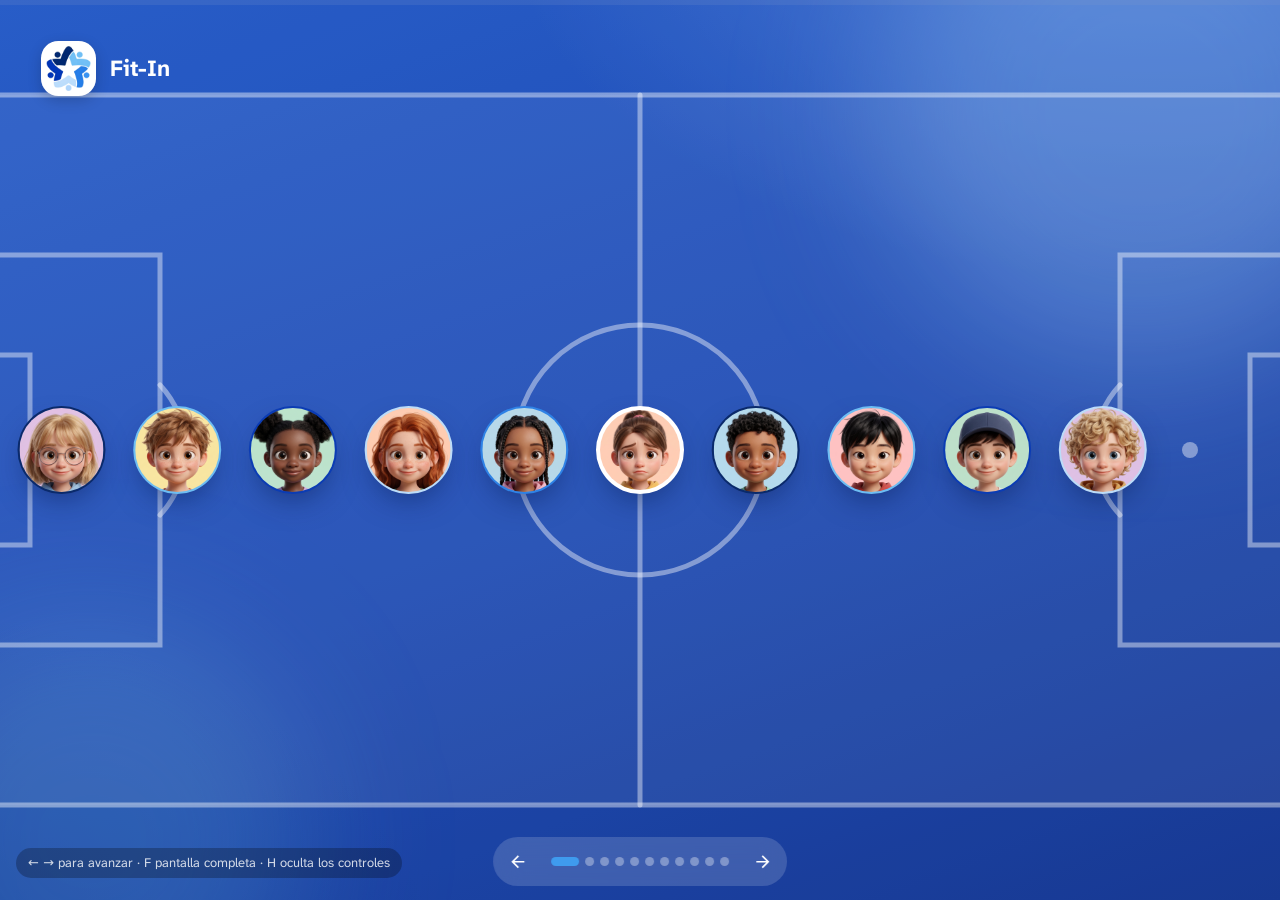
<file: web/presentacion.html>
<!doctype html>
<html lang="es">
<head>
<meta charset="utf-8">
<meta name="viewport" content="width=device-width, initial-scale=1">
<title>Fit-In · presentación ante el jurado</title>
<meta name="description" content="Soporte visual para presentar la app ante el jurado. Flechas izquierda y derecha para pasar de diapositiva.">
<link rel="icon" href="assets/logo.png">
<link rel="stylesheet" href="styles.css">
<link rel="stylesheet" href="deck.css">
<script>window.BRAND = 'Fit-In'; window.PROFILE_NOTE = 'Lo gestiona Carmen, su madre';
  /* Solo en la presentación: el móvil de la demo usa el logo nuevo y fotos de niños en lugar de iniciales. */
  window.LOGO_SRC = 'assets/logo.png'; window.LUCIA_FACE = 'assets/caras/cara-10.png';
  window.AV_FACES = [1, 2, 3, 4, 5, 6, 7, 8, 9].map(n => `assets/caras/cara-0${n}.png`);</script>
</head>
<body>
<!-- Soporte de la presentación. El guion NO está aquí: solo apoyo visual.
     Datos y fuentes: ver notas al pie de cada diapositiva. Los datos de la app son de ejemplo. -->

<div class="deck" id="deck">
<div class="track" id="track">

<!-- ═════ 1 · Introducción: los últimos en ser elegidos ═════ -->
<section class="sld s1" data-hud="dark" data-steps="2" aria-label="Introducción">
  <div class="bg bg--blue"><i class="orb o-a"></i><i class="orb o-b"></i>
    <svg class="patio" viewBox="0 0 1600 900" preserveAspectRatio="xMidYMid slice" aria-hidden="true">
      <rect class="patio__floor" x="0" y="0" width="1600" height="900"/>
      <rect class="patio__pitch" x="110" y="95" width="1380" height="710" rx="6"/>
      <g class="patio__lines" fill="none" stroke="currentColor" stroke-width="5" stroke-linecap="round">
        <rect class="dl" pathLength="1" x="110" y="95" width="1380" height="710"/>
        <line class="dl" pathLength="1" x1="800" y1="95" x2="800" y2="805"/>
        <circle class="dl" pathLength="1" cx="800" cy="450" r="125"/>
        <rect class="dl" pathLength="1" x="110" y="255" width="210" height="390"/>
        <rect class="dl" pathLength="1" x="1280" y="255" width="210" height="390"/>
        <rect class="dl" pathLength="1" x="110" y="355" width="80" height="190"/>
        <rect class="dl" pathLength="1" x="1410" y="355" width="80" height="190"/>
        <path class="dl" pathLength="1" d="M320 385 A95 95 0 0 1 320 515"/>
        <path class="dl" pathLength="1" d="M1280 385 A95 95 0 0 0 1280 515"/>
        <path class="dl" pathLength="1" d="M110 120 A25 25 0 0 0 135 95 M1465 95 A25 25 0 0 0 1490 120 M110 780 A25 25 0 0 1 135 805 M1465 805 A25 25 0 0 1 1490 780"/>
      </g>
      <g class="patio__dots" fill="currentColor"><circle cx="800" cy="450" r="9"/><circle cx="250" cy="450" r="8"/><circle cx="1350" cy="450" r="8"/></g>
      <g class="patio__goals" fill="none" stroke="currentColor" stroke-width="6" stroke-linejoin="round">
        <path d="M110 400 H62 V500 H110"/><path d="M1490 400 H1538 V500 H1490"/>
        <path class="patio__net" d="M70 410 H102 M70 430 H102 M70 450 H102 M70 470 H102 M70 490 H102 M78 400 V500 M94 400 V500 M1498 410 H1530 M1498 430 H1530 M1498 450 H1530 M1498 470 H1530 M1498 490 H1530 M1506 400 V500 M1522 400 V500"/>
      </g>
    </svg>
  </div>
  <header class="s1__top" data-a style="--i:0">
    <span class="lock"><span class="mark"><i></i><i></i></span><b data-brand>Fit-In</b></span>
  </header>
  <div class="s1__zone zl" aria-hidden="true"></div><div class="s1__zone zr" aria-hidden="true"></div>
  <div class="s1__line" id="pickLine" role="img" aria-label="Una fila de diez niños siendo elegidos para formar equipos; la última se queda sin elegir">
    <span class="pp" style="--c:#0A2A6B">M</span><span class="pp" style="--c:#6DBDF3">J</span><span class="pp" style="--c:#0B3CB4">A</span><span class="pp" style="--c:#BCDCF9">L</span><span class="pp" style="--c:#2E82E6">P</span><span class="pp" style="--c:#0A2A6B">C</span><span class="pp" style="--c:#6DBDF3">D</span><span class="pp" style="--c:#0B3CB4">R</span><span class="pp" style="--c:#BCDCF9">S</span>
    <span class="pp pp--last"><svg viewBox="0 0 24 24" aria-hidden="true"><use href="#i-access"/></svg></span>
  </div>
  <p class="s1__word" data-f="2"><span>Siempre.</span></p>
</section>

<!-- ═════ 2 · Lucía y Carmen ═════ -->
<section class="sld slu" data-hud="dark" data-steps="2" aria-label="Lucía">
  <div class="bg bg--blue2"><i class="orb o-a"></i><i class="orb o-b"></i></div>
  <div class="slu__split">
    <div class="slu__half slu__half--l">
      <article class="slu__who" data-a style="--i:0">
        <div class="portrait"><img src="assets/caras/cara-10.png" alt="Lucía, una niña de diez años"><b class="pp__badge"><svg viewBox="0 0 24 24" aria-hidden="true"><use href="#i-access"/></svg></b></div>
        <div class="slu__name"><h2>Lucía</h2><p>10 años</p></div>
        <ul class="slu__chips">
          <li style="--i:0"><span class="ci"><svg class="sp" viewBox="0 0 24 24" fill="none" stroke="currentColor" stroke-width="2" stroke-linecap="round" aria-hidden="true"><circle cx="12" cy="12" r="9"/><path d="M12 3v18M3 12h18M5.5 5.5c3 2.5 3 10.5 0 13M18.5 5.5c-3 2.5-3 10.5 0 13"/></svg></span>Le encanta el baloncesto</li>
          <li style="--i:1"><span class="ci"><svg viewBox="0 0 24 24" aria-hidden="true"><use href="#i-access"/></svg></span>Va en silla de ruedas</li>
        </ul>
      </article>
    </div>
    <div class="slu__half slu__half--r">
      <div class="think" data-f="1">
        <div class="cloud">
          <svg class="cloud__shape" viewBox="0 0 400 260" preserveAspectRatio="none" aria-hidden="true">
            <g class="cloud__edge"><circle cx="90" cy="72" r="56"/><circle cx="160" cy="46" r="60"/><circle cx="240" cy="46" r="60"/><circle cx="310" cy="72" r="56"/><circle cx="52" cy="132" r="54"/><circle cx="348" cy="132" r="54"/><circle cx="92" cy="196" r="54"/><circle cx="166" cy="216" r="54"/><circle cx="240" cy="216" r="54"/><circle cx="310" cy="196" r="54"/></g>
            <g class="cloud__fill"><circle cx="90" cy="72" r="56"/><circle cx="160" cy="46" r="60"/><circle cx="240" cy="46" r="60"/><circle cx="310" cy="72" r="56"/><circle cx="52" cy="132" r="54"/><circle cx="348" cy="132" r="54"/><circle cx="92" cy="196" r="54"/><circle cx="166" cy="216" r="54"/><circle cx="240" cy="216" r="54"/><circle cx="310" cy="196" r="54"/><ellipse cx="200" cy="132" rx="160" ry="98"/></g>
          </svg>
          <div class="cloud__in">
            <p class="cloud__t"><img class="cloud__face" src="assets/caras/lucia-triste.png" alt="Lucía, triste">«Por las tardes está sola…»</p>
            <div class="week__row">
              <span class="day" style="--i:0"><b>L</b><i></i></span><span class="day" style="--i:1"><b>M</b><i></i></span><span class="day" style="--i:2"><b>X</b><i></i></span><span class="day" style="--i:3"><b>J</b><i></i></span><span class="day" style="--i:4"><b>V</b><i></i></span>
            </div>
            <p class="cloud__mood"><span>Desanimada.</span> <span>Callada.</span></p>
          </div>
        </div>
        <i class="puff puff--1"></i><i class="puff puff--2"></i><i class="puff puff--3"></i>
      </div>
      <article class="carmen" data-a style="--i:1">
        <span class="mom"><img src="assets/caras/carmen.png" alt="Carmen, la madre de Lucía"></span>
        <div class="carmen__t"><b>Carmen</b><small>Su madre</small></div>
        <div class="qs" data-f="2"><span style="--i:0">¿Dónde?</span><span style="--i:1">¿Con quién?</span></div>
      </article>
    </div>
  </div>
</section>

<!-- ═════ 3 · El problema ═════ -->
<section class="sld s2" data-hud="light" data-steps="3" aria-label="El problema">
  <div class="bg bg--sky"><i class="orb o-c"></i></div>
  <div class="sx">
    <h2 class="st" data-a style="--i:0">Si nadie hace nada</h2>
    <div class="s2__duo">
      <article class="card2 card2--one" data-f="1">
        <div class="two"><svg viewBox="0 0 24 24"><use href="#i-person"/></svg><svg viewBox="0 0 24 24" data-hl><use href="#i-person"/></svg></div>
        <div class="one__t">
          <p class="one__big">1 de cada 2</p>
          <p class="lead2">personas con discapacidad sufre soledad no deseada</p>
          <div class="bars2">
            <div class="b2 b2--us"><span>Personas con discapacidad</span><i style="--w:50.6%" class="b2__hot"></i><em>50,6 %</em></div>
            <div class="b2"><span>Resto de la población</span><i style="--w:15.8%"></i><em>15,8 %</em></div>
          </div>
          <p class="src">Fundación ONCE · Observatorio de Soledades, 2025</p>
        </div>
      </article>
      <div class="three" data-f="2">
        <article style="--i:0"><span class="ic"><svg viewBox="0 0 24 24" aria-hidden="true"><use href="#i-pin"/></svg></span><b>¿Dónde?</b></article>
        <article style="--i:1"><span class="ic ic--o"><svg viewBox="0 0 24 24" aria-hidden="true"><use href="#i-group"/></svg></span><b>¿Con quién?</b></article>
        <article style="--i:2"><span class="ic ic--g"><svg viewBox="0 0 24 24" aria-hidden="true"><use href="#i-access"/></svg></span><b>¿En qué condiciones?</b></article>
      </div>
    </div>
    <p class="punch" data-f="3"><span class="strike">Falta de ganas.</span> <b>Falta de entorno.</b></p>
  </div>
</section>

<!-- ═════ 4 · Nuestra solución ═════ -->
<section class="sld s3" data-hud="light" data-steps="3" aria-label="Nuestra solución">
  <div class="bg bg--sky2"><i class="orb o-d"></i></div>
  <div class="sx">
    <div class="s3__head" data-a style="--i:0">
      <span class="lock lock--d"><span class="mark"><i></i><i></i></span><b data-brand>Fit-In</b></span>
      <h2>Un punto de encuentro entre comunidad y deporte</h2>
    </div>
    <div class="s3__flow">
      <article class="prof" data-f="1">
        <img class="ava ava--img" src="assets/caras/cara-10.png" alt="">
        <b>Lucía</b><small>Lo que le gusta y lo que necesita</small>
        <div class="chips2"><span>Baloncesto</span><span>Cancha accesible</span><span>Monitor de apoyo</span></div>
      </article>
      <svg class="s3__links" data-f="2" viewBox="0 0 200 300" preserveAspectRatio="none" aria-hidden="true">
        <path class="ln" pathLength="1" d="M0 150 C80 150 90 50 200 50"/><path class="ln" pathLength="1" d="M0 150 C80 150 110 150 200 150"/><path class="ln" pathLength="1" d="M0 150 C80 150 90 250 200 250"/>
        <circle class="pulse" r="5"><animateMotion dur="2.4s" repeatCount="indefinite" path="M0 150 C80 150 90 50 200 50"/></circle>
        <circle class="pulse" r="5"><animateMotion dur="2.4s" begin=".5s" repeatCount="indefinite" path="M0 150 C80 150 110 150 200 150"/></circle>
        <circle class="pulse" r="5"><animateMotion dur="2.4s" begin="1s" repeatCount="indefinite" path="M0 150 C80 150 90 250 200 250"/></circle>
      </svg>
      <div class="acts">
        <article class="mini-act" data-f="2" style="--i:0"><span class="ph" style="background-image:url(assets/foto_baloncesto.jpg)"></span><div><b>Actividades deportivas</b><small>Baloncesto en silla, el sábado</small></div></article>
        <article class="mini-act" data-f="2" style="--i:1"><span class="ph ph--faces"><img src="assets/caras/cara-01.png" alt=""><img src="assets/caras/cara-02.png" alt=""><img src="assets/caras/cara-03.png" alt=""></span><div><b>Compañeros</b><small>Con necesidades compatibles</small></div></article>
        <article class="mini-act" data-f="2" style="--i:2"><span class="ph ph--seal"><svg viewBox="0 0 24 24" aria-hidden="true"><use href="#i-seal"/></svg></span><div><b>Instalaciones adaptadas</b><small>Comprobadas, con sello y fecha</small></div></article>
      </div>
    </div>
    <p class="s3__say" data-f="3">No te adaptas tú. <b>Las oportunidades se adaptan a ti.</b></p>
  </div>
</section>

<!-- ═════ 5 · Cómo funciona (demo en vivo) ═════ -->
<section class="sld s4" data-hud="light" data-steps="5" aria-label="Cómo funciona">
  <div class="bg bg--sky3"><i class="orb o-e"></i></div>
  <div class="sx s4__grid">
    <div class="s4__left">
      <h2 class="st st--sm" data-a style="--i:0">Cómo funciona</h2>
      <article class="lucia" data-a style="--i:1">
        <span class="duo"><img class="ava ava--l ava--img ava--mom" src="assets/caras/carmen.png" alt=""><img class="ava ava--l ava--img" src="assets/caras/cara-10.png" alt=""></span>
        <div><b>Carmen y Lucía</b><small>Una noche, Carmen abre Fit-in.</small></div>
      </article>
      <div class="crit" id="crit" aria-hidden="true">
        <span style="--i:0"><svg viewBox="0 0 24 24" aria-hidden="true"><use href="#i-group"/></svg>Necesidades compatibles</span>
        <span style="--i:1"><svg viewBox="0 0 24 24" aria-hidden="true"><use href="#i-pin"/></svg>Cerca de casa</span>
        <span style="--i:2"><svg viewBox="0 0 24 24" aria-hidden="true"><use href="#i-seal"/></svg>Accesibles de verdad</span>
      </div>
      <ol class="steps" id="demoSteps">
        <li data-k="1"><span class="si"><svg viewBox="0 0 24 24" aria-hidden="true"><use href="#i-person"/></svg></span><div><b>Crea el perfil de Lucía</b><small>Lo gestiona Carmen, como madre</small></div></li>
        <li data-k="2"><span class="si"><svg viewBox="0 0 24 24" aria-hidden="true"><use href="#i-access"/></svg></span><div><b>Lo que necesita</b><small>Cancha accesible y un monitor</small></div></li>
        <li data-k="3"><span class="si"><svg viewBox="0 0 24 24" aria-hidden="true"><use href="#i-heart"/></svg></span><div><b>Lo que le gusta</b><small>Baloncesto: la app le propone actividades</small></div></li>
        <li data-k="4"><span class="si"><svg viewBox="0 0 24 24" aria-hidden="true"><use href="#i-verified"/></svg></span><div><b>Encuentra una</b><small>Sábado, en el polideportivo. Quedan 2 plazas</small></div></li>
        <li data-k="5"><span class="si"><svg viewBox="0 0 24 24" aria-hidden="true"><use href="#i-event"/></svg></span><div><b>Apunta a Lucía</b><small>Plaza reservada</small></div></li>
      </ol>
    </div>
    <div class="s4__right d-phone" data-a style="--i:2">
      <div class="phone-wrap" id="phoneWrap">
        <div class="phone" id="phone">
          <div class="phone__bezel">
            <div class="phone__cam"></div>
            <div class="phone__screen" id="screen">
              <div class="status"><span>7:22</span><span class="status__r"><i></i><i></i><i></i><b></b></span></div>
              <div class="view" id="view"></div>
              <nav class="tabbar" id="tabbar" aria-label="Navegación de la app">
                <button type="button" data-nav="home"><svg viewBox="0 0 24 24" aria-hidden="true"><use href="#i-home"/></svg><span>Inicio</span></button>
                <button type="button" data-nav="plans"><svg viewBox="0 0 24 24" aria-hidden="true"><use href="#i-plans"/></svg><span>Mis planes</span></button>
                <button type="button" data-nav="council"><svg viewBox="0 0 24 24" aria-hidden="true"><use href="#i-bank"/></svg><span>Ayuntamiento</span></button>
                <button type="button" data-nav="profile"><svg viewBox="0 0 24 24" aria-hidden="true"><use href="#i-person"/></svg><span>Perfil</span></button>
              </nav>
              <div class="sheet-wrap" id="sheet"></div>
              <div class="toast" id="toast" role="status"></div>
              <div class="cursor" id="cursor" aria-hidden="true"><span></span></div>
            </div>
          </div>
        </div>
        <p class="tour-cap" id="tourCap" hidden></p>
      </div>
    </div>
  </div>
</section>

<!-- ═════ 6 · El sábado ═════ -->
<section class="sld ssa" data-hud="dark" data-steps="2" aria-label="El sábado">
  <div class="bg bg--photo"><img src="assets/foto_baloncesto.jpg" alt=""><i class="shade"></i></div>
  <div class="sx ssa__grid">
    <div class="ssa__l">
      <h2 class="ssa__h" data-a style="--i:1">Lucía juega.</h2>
      <p class="ssa__first" data-f="1">Su primera canasta.</p>
      <div class="friends" data-f="2">
        <div class="friends__row">
          <span class="fr fr--me"><img src="assets/caras/cara-10.png" alt=""></span>
          <span class="fr" style="--i:0"><img src="assets/caras/cara-01.png" alt=""><i class="bub"><u></u><u></u><u></u></i></span>
          <span class="fr" style="--i:1"><img src="assets/caras/cara-02.png" alt=""></span>
          <span class="fr" style="--i:2"><img src="assets/caras/cara-03.png" alt=""><i class="bub"><u></u><u></u><u></u></i></span>
          <span class="fr fr--more" style="--i:3">+3</span>
        </div>
        <p>Vuelve a casa con <b>nuevos amigos</b>.</p>
      </div>
    </div>
    <div class="ssa__r" data-f="1">
      <svg class="hoop" viewBox="110 -10 260 330" aria-hidden="true">
        <rect x="318" y="30" width="16" height="150" rx="4" fill="#fff"/>
        <rect x="300" y="84" width="18" height="50" fill="none" stroke="#F2602B" stroke-width="5"/>
        <path d="M218 150a44 10 0 0 1 88 0" fill="none" stroke="#c94a1c" stroke-width="7"/>
        <g class="ball"><circle r="24" fill="#F2602B"/><path d="M-24 0h48M0-24v48M-17-17c8 8 8 26 0 34M17-17c-8 8-8 26 0 34" fill="none" stroke="#8a3210" stroke-width="2.5"/>
          <animateMotion dur="1.9s" begin="indefinite" fill="freeze" path="M135 300 Q 175 -110 262 110 L262 420"/></g>
        <g class="net" fill="none" stroke="#fff" stroke-width="3" stroke-linecap="round"><path d="M220 152l12 62M240 158l4 58M262 160v58M284 158l-4 58M304 152l-12 62M232 214h60M226 184h72"/></g>
        <path d="M218 150a44 10 0 0 0 88 0" fill="none" stroke="#F2602B" stroke-width="7"/>
      </svg>
      <b class="plus2">+2</b>
    </div>
  </div>
</section>

<!-- ═════ 7 · No es solo movilidad · accesible por diseño ═════ -->
<section class="sld sac" data-hud="light" data-steps="2" aria-label="No es solo movilidad">
  <div class="bg bg--sky2"><i class="orb o-d"></i></div>
  <div class="sx">
    <h2 class="st" data-a style="--i:0">No es solo movilidad</h2>
    <div class="sac__grid">
      <article class="neuro" data-f="1">
        <div class="neuro__h"><span class="ic ic--v"><svg viewBox="0 0 24 24" aria-hidden="true"><use href="#i-bulb"/></svg></span><div><b>Una persona neurodivergente</b><small>busca entornos con menos estímulos</small></div></div>
        <div class="calm" aria-hidden="true"><i></i><i></i><i></i><i></i><i></i><i></i><i></i><i></i><i></i><i></i><i></i><i></i><i></i><i></i></div>
        <div class="chips2"><span>Entorno tranquilo</span><span>Grupo pequeño</span></div>
        <article class="mini-act mini-act--in"><span class="ph" style="background-image:url(assets/foto_padel.jpg)"></span><div><b>Pádel adaptado</b><small>Poca gente, mucha calma</small></div><em class="cov-ok">Cubre 2/2</em></article>
      </article>
      <div class="byd" data-f="2">
        <h3>Accesible por diseño</h3>
        <div class="byd__g">
          <article style="--i:0"><div class="t-aa">Aa <span>Il1 0O</span></div><b>Tipografía legible</b></article>
          <article style="--i:1"><div class="t-ui"><i></i><i></i><i></i></div><b>Interfaz sencilla</b></article>
          <article style="--i:2"><div class="t-noise"><i></i><i></i><i></i><i></i><i></i><i></i><i></i><i></i><i></i></div><b>Menos ruido visual</b></article>
          <article style="--i:3"><div class="t-voice"><svg viewBox="0 0 24 24" aria-hidden="true"><use href="#i-hear"/></svg><span><i></i><i></i><i></i><i></i><i></i></span></div><b>Lectura en voz alta</b></article>
        </div>
      </div>
    </div>
  </div>
</section>

<!-- ═════ 8 · Competencia y diferenciación ═════ -->
<section class="sld s6" data-hud="light" data-steps="4" aria-label="Competencia y diferenciación">
  <div class="bg bg--sky"><i class="orb o-c"></i></div>
  <div class="sx">
    <h2 class="st" data-a style="--i:0">Un paso más allá</h2>
    <div class="s6__grid">
      <div class="cmp cmp--4" id="cmp" role="table" aria-label="Comparativa de funciones">
        <div class="cmp__h" role="row">
          <span role="columnheader"></span>
          <div class="who2 us" role="columnheader"><span class="mark"><i></i><i></i></span><b data-brand>Fit-In</b></div>
          <div class="who2" role="columnheader"><img class="who2__logo" src="assets/logo-eventbrite.png" alt="" onerror="this.remove()"><b>Eventbrite</b></div>
          <div class="who2" role="columnheader"><img class="who2__logo" src="assets/logo-playtomic.png" alt="" onerror="this.remove()"><b>Playtomic</b></div>
          <div class="who2" role="columnheader"><img class="who2__logo" src="assets/logo-smatch.png" alt="" onerror="this.remove()"><b>Smatch</b></div>
        </div>
        <div class="row3" role="row" data-f="1"><span>Descubrir y organizar actividades</span><i class="y" aria-label="Sí"></i><i class="y" aria-label="Sí"></i><i class="p" aria-label="En parte"></i><i class="p" aria-label="En parte"></i></div>
        <div class="row3" role="row" data-f="2"><span>Tus necesidades de accesibilidad, dentro de la búsqueda</span><i class="y" aria-label="Sí"></i><i class="n" aria-label="No"></i><i class="n" aria-label="No"></i><i class="n" aria-label="No"></i></div>
        <div class="row3" role="row" data-f="3"><span>Crear comunidad</span><i class="y" aria-label="Sí"></i><i class="p" aria-label="En parte"></i><i class="y" aria-label="Sí"></i><i class="p" aria-label="En parte"></i></div>
      </div>
      <aside class="beyond" data-f="4">
        <div class="sbar"><svg viewBox="0 0 24 24" aria-hidden="true"><use href="#i-search"/></svg><span style="--i:0">Baloncesto</span><span style="--i:1" class="h">Sin escalones</span><span style="--i:2" class="h">Monitor</span></div>
        <div class="sres"><span class="ph" style="background-image:url(assets/foto_baloncesto.jpg)"></span><div><b>Baloncesto en silla</b><small>Sábado · quedan 2 plazas</small></div><em class="cov-ok">Cubre 2/2</em></div>
        <p>La accesibilidad, <b>dentro de la búsqueda.</b></p>
      </aside>
    </div>
  </div>
</section>

<!-- ═════ 9 · Modelo de negocio ═════ -->
<section class="sld s8" data-hud="light" data-steps="3" aria-label="Modelo de negocio">
  <div class="bg bg--sky2"><i class="orb o-d"></i></div>
  <div class="sx">
    <div class="s8__head" data-a style="--i:0"><h2 class="st">Cómo se sostiene</h2></div>
    <div class="s8__stage" id="model">
      <div class="src3">
        <article data-f="1" style="--i:0"><span class="ic ic--g"><svg viewBox="0 0 24 24" aria-hidden="true"><use href="#i-bank"/></svg></span><div><b>Subvenciones de administraciones públicas</b><small>Ayuntamientos y otras entidades públicas</small></div></article>
        <article data-f="1" style="--i:1"><span class="ic"><svg viewBox="0 0 24 24" aria-hidden="true"><use href="#i-group"/></svg></span><div><b>Comisiones de clubes y centros</b><small>Con prioridad en las recomendaciones</small></div></article>
      </div>
      <svg class="m-links" id="mLinks" data-f="1" viewBox="0 0 300 300" aria-hidden="true">
        <path class="ln" pathLength="1" d="M0 75 C130 75 130 150 300 150"/><path class="ln" pathLength="1" d="M0 225 C130 225 130 150 300 150"/>
        <circle class="pulse" r="5"><animateMotion dur="2.6s" repeatCount="indefinite" path="M0 75 C130 75 130 150 300 150"/></circle>
        <circle class="pulse" r="5"><animateMotion dur="2.6s" begin=".9s" repeatCount="indefinite" path="M0 225 C130 225 130 150 300 150"/></circle>
      </svg>
      <div class="core" data-f="2"><span class="mark mark--xl"><i></i><i></i></span><b data-brand>Fit-In</b><em>Gratis para quien la usa</em></div>
      <svg class="m-out" data-f="3" viewBox="0 0 200 300" preserveAspectRatio="none" aria-hidden="true">
        <path class="ln" pathLength="1" d="M0 150 L200 150"/>
        <circle class="pulse" r="5"><animateMotion dur="2s" repeatCount="indefinite" path="M0 150 L200 150"/></circle>
      </svg>
      <article class="inv" data-f="3"><span class="ic ic--o"><svg viewBox="0 0 24 24" aria-hidden="true"><use href="#i-support"/></svg></span><b>Más apoyo, más monitores, más acceso</b><small>Reinvertimos parte de los ingresos</small></article>
      <div class="loop" data-f="3" aria-hidden="true"><svg id="loopSvg" viewBox="0 0 400 80"><path class="ln" id="loopPath" pathLength="1" d="M360 4 C360 70 40 70 40 8" marker-end="url(#ah)"/><circle class="pulse" r="5" id="loopPulse"><animateMotion id="loopMotion" dur="2.6s" begin="1.6s" repeatCount="indefinite" path="M360 4 C360 70 40 70 40 8"/></circle><defs><marker id="ah" viewBox="0 0 10 10" refX="5" refY="5" markerWidth="5" markerHeight="5" orient="auto-start-reverse"><path d="M0 0 L10 5 L0 10z" fill="currentColor"/></marker></defs></svg></div>
    </div>
  </div>
</section>

<!-- ═════ 10 · Hoja de ruta y propuesta ═════ -->
<section class="sld s9" data-hud="dark" data-steps="3" aria-label="Hoja de ruta y propuesta">
  <div class="bg bg--blue"><i class="orb o-a"></i><i class="orb o-b"></i></div>
  <div class="sx">
    <h2 class="st st--w" data-a style="--i:0">Nuestra propuesta</h2>
    <div class="road" id="road">
      <svg class="road__line" viewBox="0 0 1000 220" preserveAspectRatio="none" aria-hidden="true"><path class="ln" pathLength="1" d="M90 160 C225 160 225 70 363 70 S500 160 637 160 S775 70 910 70"/></svg>
      <article class="stop up" data-f="1" style="--x:9%;--y:34%"><i class="dot9"></i><b>MarbellUp</b><small>Validamos el modelo</small></article>
      <article class="stop" data-f="1" style="--x:29.5%;--y:66%"><i class="dot9"></i><b>Aceleradoras</b><small>Como Spin-off</small></article>
      <article class="stop up" data-f="1" style="--x:50%;--y:34%"><i class="dot9"></i><b>Universidad y empresa</b><small>Avanzamos el desarrollo</small></article>
      <article class="stop stop--pilot" data-f="2" style="--x:70.5%;--y:66%"><i class="dot9"></i><b>Ayuntamiento de Marbella</b><small>Proponemos un piloto</small><em><b data-num="6">0</b> meses</em></article>
      <article class="stop up" data-f="3" style="--x:91%;--y:34%"><i class="dot9"></i><b>Andalucía</b><small>Otros municipios</small></article>
    </div>
  </div>
</section>

<!-- ═════ 11 · Cierre ═════ -->
<section class="sld s10" data-hud="dark" data-steps="1" aria-label="Cierre">
  <div class="bg bg--blue2"><i class="orb o-a"></i><i class="orb o-b"></i></div>
  <!-- Al entrar se reproduce el vídeo desde el principio; al terminar desaparece y salen el logo, el nombre y el eslogan. -->
  <video class="s10__video" id="endVideo" src="assets/video-cierre.mp4" playsinline preload="auto"></video>
  <div class="s10__b" data-f="1">
    <img class="s10__logo" src="assets/logo.png" alt="Logotipo de Fit-In">
    <h2 class="mega" aria-label="Fit-In"></h2>
    <p class="s10__sub">No te quedes en el banquillo</p>
    <div class="bench" id="bench" aria-hidden="true"></div>
  </div>
</section>

</div>
</div>

<!-- HUD -->
<nav class="hud" id="hud" aria-label="Navegación de la presentación">
  <button type="button" class="hud__b" id="hPrev" aria-label="Anterior"><svg viewBox="0 0 24 24"><use href="#i-back"/></svg></button>
  <div class="hud__dots" id="hDots" role="tablist"></div>
  <button type="button" class="hud__b" id="hNext" aria-label="Siguiente"><svg viewBox="0 0 24 24" style="transform:scaleX(-1)"><use href="#i-back"/></svg></button>
</nav>
<div class="prog" id="prog" aria-hidden="true"><i></i></div>
<p class="hint" id="hint">← → para avanzar · F pantalla completa · H oculta los controles</p>

<!-- ───────── Iconos ───────── -->
<svg width="0" height="0" style="position:absolute" aria-hidden="true">
  <defs>
    <symbol id="i-home" viewBox="0 0 24 24"><path fill="currentColor" d="M10 20v-6h4v6h5v-8h3L12 3 2 12h3v8z"/></symbol>
    <symbol id="i-plans" viewBox="0 0 24 24"><path fill="currentColor" d="M19 3h-4.18C14.4 1.84 13.3 1 12 1s-2.4.84-2.82 2H5a2 2 0 0 0-2 2v14a2 2 0 0 0 2 2h14a2 2 0 0 0 2-2V5a2 2 0 0 0-2-2zm-7 0a1 1 0 1 1 0 2 1 1 0 0 1 0-2zm2 14H7v-2h7v2zm3-4H7v-2h10v2zm0-4H7V7h10v2z"/></symbol>
    <symbol id="i-bank" viewBox="0 0 24 24"><path fill="currentColor" d="M4 10v7h3v-7H4zm6 0v7h3v-7h-3zM2 22h19v-3H2v3zm14-12v7h3v-7h-3zm-4.5-9L2 6v2h19V6l-9.5-5z"/></symbol>
    <symbol id="i-person" viewBox="0 0 24 24"><path fill="currentColor" d="M12 12c2.21 0 4-1.79 4-4s-1.79-4-4-4-4 1.79-4 4 1.79 4 4 4zm0 2c-2.67 0-8 1.34-8 4v2h16v-2c0-2.66-5.33-4-8-4z"/></symbol>
    <symbol id="i-addperson" viewBox="0 0 24 24"><path fill="currentColor" d="M15 12c2.21 0 4-1.79 4-4s-1.79-4-4-4-4 1.79-4 4 1.79 4 4 4zm-9-2V7H4v3H1v2h3v3h2v-3h3v-2H6zm9 4c-2.67 0-8 1.34-8 4v2h16v-2c0-2.66-5.33-4-8-4z"/></symbol>
    <symbol id="i-group" viewBox="0 0 24 24"><path fill="currentColor" d="M16 11c1.66 0 2.99-1.34 2.99-3S17.66 5 16 5s-3 1.34-3 3 1.34 3 3 3zm-8 0c1.66 0 2.99-1.34 2.99-3S9.66 5 8 5 5 6.34 5 8s1.34 3 3 3zm0 2c-2.33 0-7 1.17-7 3.5V19h14v-2.5c0-2.33-4.67-3.5-7-3.5zm8 0c-.29 0-.62.02-.97.05 1.16.84 1.97 1.97 1.97 3.45V19h6v-2.5c0-2.33-4.67-3.5-7-3.5z"/></symbol>
    <symbol id="i-event" viewBox="0 0 24 24"><path fill="currentColor" d="M19 4h-1V2h-2v2H8V2H6v2H5a2 2 0 0 0-2 2v14a2 2 0 0 0 2 2h14a2 2 0 0 0 2-2V6a2 2 0 0 0-2-2zm0 16H5V10h14v10zM7 12h4v4H7z"/></symbol>
    <symbol id="i-pin" viewBox="0 0 24 24"><path fill="currentColor" d="M12 2C8.13 2 5 5.13 5 9c0 5.25 7 13 7 13s7-7.75 7-13c0-3.87-3.13-7-7-7zm0 9.5a2.5 2.5 0 0 1 0-5 2.5 2.5 0 0 1 0 5z"/></symbol>
    <symbol id="i-back" viewBox="0 0 24 24"><path fill="currentColor" d="M20 11H7.83l5.59-5.59L12 4l-8 8 8 8 1.41-1.41L7.83 13H20v-2z"/></symbol>
    <symbol id="i-heart" viewBox="0 0 24 24"><path fill="currentColor" d="M12 21.35l-1.45-1.32C5.4 15.36 2 12.28 2 8.5 2 5.42 4.42 3 7.5 3c1.74 0 3.41.81 4.5 2.09C13.09 3.81 14.76 3 16.5 3 19.58 3 22 5.42 22 8.5c0 3.78-3.4 6.86-8.55 11.54L12 21.35z"/></symbol>
    <symbol id="i-check" viewBox="0 0 24 24"><path fill="currentColor" d="M9 16.17 4.83 12l-1.42 1.41L9 19 21 7l-1.41-1.41z"/></symbol>
    <symbol id="i-add" viewBox="0 0 24 24"><path fill="currentColor" d="M19 13h-6v6h-2v-6H5v-2h6V5h2v6h6v2z"/></symbol>
    <symbol id="i-remove" viewBox="0 0 24 24"><path fill="currentColor" d="M19 13H5v-2h14v2z"/></symbol>
    <symbol id="i-down" viewBox="0 0 24 24"><path fill="currentColor" d="M7 10l5 5 5-5z"/></symbol>
    <symbol id="i-search" viewBox="0 0 24 24"><path fill="currentColor" d="M15.5 14h-.79l-.28-.27A6.47 6.47 0 0 0 16 9.5 6.5 6.5 0 1 0 9.5 16c1.61 0 3.09-.59 4.23-1.57l.27.28v.79l5 4.99L20.49 19l-4.99-5zm-6 0C7.01 14 5 11.99 5 9.5S7.01 5 9.5 5 14 7.01 14 9.5 11.99 14 9.5 14z"/></symbol>
    <symbol id="i-seal" viewBox="0 0 24 24"><path fill="currentColor" d="M23 12l-2.44-2.79.34-3.69-3.61-.82-1.89-3.2L12 2.96 8.6 1.5 6.71 4.69 3.1 5.5l.34 3.7L1 12l2.44 2.79-.34 3.7 3.61.82L8.6 22.5l3.4-1.47 3.4 1.46 1.89-3.19 3.61-.82-.34-3.69L23 12zm-12.91 4.72l-3.8-3.81 1.48-1.48 2.32 2.33 5.85-5.87 1.48 1.48-7.33 7.35z"/></symbol>
    <symbol id="i-verified" viewBox="0 0 24 24"><path fill="currentColor" d="M12 2a10 10 0 1 0 0 20 10 10 0 0 0 0-20zm-2 15-5-5 1.41-1.41L10 14.17l7.59-7.59L19 8l-9 9z"/></symbol>
    <symbol id="i-seal-off" viewBox="0 0 24 24"><path fill="none" stroke="currentColor" stroke-width="2" stroke-dasharray="3 3" d="M12 3.2l2.6 1.9 3.2.1 1 3.1 2.6 1.9-1 3.1 1 3.1-2.6 1.9-1 3.1-3.2.1-2.6 1.9-2.6-1.9-3.2-.1-1-3.1L3.6 14l1-3.1-1-3.1 2.6-1.9 1-3.1 3.2-.1z"/></symbol>
    <symbol id="i-block" viewBox="0 0 24 24"><path fill="currentColor" d="M12 2C6.48 2 2 6.48 2 12s4.48 10 10 10 10-4.48 10-10S17.52 2 12 2zM4 12c0-4.42 3.58-8 8-8 1.85 0 3.55.63 4.9 1.69L5.69 16.9A7.9 7.9 0 0 1 4 12zm8 8c-1.85 0-3.55-.63-4.9-1.69L18.31 7.1A7.9 7.9 0 0 1 20 12c0 4.42-3.58 8-8 8z"/></symbol>
    <symbol id="i-access" viewBox="0 0 24 24"><path fill="currentColor" d="M12 2a2 2 0 1 1 0 4 2 2 0 0 1 0-4zm7 13.5-1.9 1.1-2.1-3.6h-4V11h3.1l-.3-1.2c-.4.1-.8.2-1.2.2A4.7 4.7 0 0 1 8 8.5V7H6v1.5c0 2.1 1 3.9 2.6 5A5 5 0 1 0 15.6 19l1.6 1 1.8-1.1zM11 21.5a3 3 0 0 1-1.7-5.5l1.1 1.9A1 1 0 0 0 12 18.5l1 1.7a3 3 0 0 1-2 1.3z"/></symbol>
    <symbol id="i-hear" viewBox="0 0 24 24"><path fill="currentColor" d="M17 20c-.29 0-.56-.06-.76-.15-.71-.37-1.21-.88-1.71-2.38-.51-1.56-1.47-2.29-2.39-3-.79-.61-1.61-1.24-2.32-2.53C9.29 10.98 9 9.93 9 9c0-2.8 2.2-5 5-5s5 2.2 5 5h2c0-3.93-3.07-7-7-7S7 5.07 7 9c0 1.26.38 2.65 1.07 3.9.91 1.65 1.98 2.48 2.85 3.15.81.62 1.39 1.07 1.71 2.05.6 1.82 1.37 2.84 2.73 3.55.51.23 1.07.35 1.64.35 2.21 0 4-1.79 4-4h-2c0 1.1-.9 2-2 2zM7.64 2.64 6.22 1.22C4.23 3.21 3 5.96 3 9s1.23 5.79 3.22 7.78l1.41-1.41C6.01 13.74 5 11.49 5 9s1.01-4.74 2.64-6.36zM11.5 9a2.5 2.5 0 0 0 5 0 2.5 2.5 0 0 0-5 0z"/></symbol>
    <symbol id="i-bulb" viewBox="0 0 24 24"><path fill="currentColor" d="M9 21c0 .55.45 1 1 1h4c.55 0 1-.45 1-1v-1H9v1zm3-19C8.14 2 5 5.14 5 9c0 2.38 1.19 4.47 3 5.74V17c0 .55.45 1 1 1h6c.55 0 1-.45 1-1v-2.26c1.81-1.27 3-3.36 3-5.74 0-3.86-3.14-7-7-7z"/></symbol>
    <symbol id="i-support" viewBox="0 0 24 24"><path fill="currentColor" d="M12 2a10 10 0 1 0 0 20 10 10 0 0 0 0-20zm0 4a6 6 0 1 1 0 12 6 6 0 0 1 0-12zm0 3a3 3 0 1 0 0 6 3 3 0 0 0 0-6z"/></symbol>
    <symbol id="i-play" viewBox="0 0 24 24"><path fill="currentColor" d="M8 5v14l11-7z"/></symbol>
    <symbol id="i-reset" viewBox="0 0 24 24"><path fill="currentColor" d="M17.65 6.35A7.96 7.96 0 0 0 12 4a8 8 0 1 0 7.73 10h-2.08A6 6 0 1 1 12 6c1.66 0 3.14.69 4.22 1.78L13 11h7V4l-2.35 2.35z"/></symbol>
    <symbol id="i-flame" viewBox="0 0 24 24"><path fill="currentColor" d="M13.5.67s.74 2.65.74 4.8c0 2.06-1.35 3.73-3.41 3.73-2.07 0-3.63-1.67-3.63-3.73l.03-.36C5.21 7.51 4 10.62 4 14c0 4.42 3.58 8 8 8s8-3.58 8-8C20 8.61 17.41 3.8 13.5.67zM11.71 19c-1.78 0-3.22-1.4-3.22-3.14 0-1.62 1.05-2.76 2.81-3.12 1.77-.36 3.6-1.21 4.62-2.58.39 1.29.59 2.65.59 4.04 0 2.65-2.15 4.8-4.8 4.8z"/></symbol>
    <symbol id="i-bell" viewBox="0 0 24 24"><path fill="currentColor" d="M12 22c1.1 0 2-.9 2-2h-4a2 2 0 0 0 2 2zm6-6v-5c0-3.07-1.63-5.64-4.5-6.32V4a1.5 1.5 0 0 0-3 0v.68C7.64 5.36 6 7.92 6 11v5l-2 2v1h16v-1l-2-2z"/></symbol>
    <symbol id="i-dir" viewBox="0 0 24 24"><path fill="currentColor" d="M21.71 11.29l-9-9a1 1 0 0 0-1.42 0l-9 9a1 1 0 0 0 0 1.42l9 9a1 1 0 0 0 1.42 0l9-9a1 1 0 0 0 0-1.42zM14 14.5V12h-4v3H8v-4a1 1 0 0 1 1-1h5V7.5l3.5 3.5-3.5 3.5z"/></symbol>
    <symbol id="i-grid" viewBox="0 0 24 24"><path fill="currentColor" d="M4 8h4V4H4v4zm6 12h4v-4h-4v4zm-6 0h4v-4H4v4zm0-6h4v-4H4v4zm6 0h4v-4h-4v4zm6-10v4h4V4h-4zm-6 4h4V4h-4v4zm6 6h4v-4h-4v4zm0 6h4v-4h-4v4z"/></symbol>
  </defs>
</svg>



<script src="phone.js"></script>
<script src="deck.js"></script>
</body>
</html>
</file>
<file: web/styles.css>
/* Fit-In — web de presentación.
   Mismo mundo que la app: azul vivo, fondo azul claro, tarjetas blancas muy redondeadas, chips, naranja de acento. */

@font-face {
  font-family: "Atkinson Next";
  src: url("assets/atkinson_next.ttf") format("truetype");
  font-weight: 200 800;
  font-display: swap;
}

:root {
  --blue: #2D6BE4;
  --blue-d: #2C63D6;
  --blue-dd: #1F4FB8;
  --blue-l: #4A86EC;
  --sky: #E3ECFB;
  --chip: #E6EDFC;
  --tile: #EEF1F8;
  --ink: #1B2444;
  --muted: #4A5576;
  --hot: #F2602B;
  --ok: #1E8A5A;
  --bad: #D64545;
  --navy: #0E1A3F;
  --card: #fff;
  --r: 28px;
  --font: "Atkinson Next", "Atkinson Hyperlegible", system-ui, sans-serif;
  --ease: cubic-bezier(.2, .8, .2, 1);
  --spring: cubic-bezier(.3, 1.5, .5, 1);
  --sh: 0 10px 30px -10px rgba(27, 36, 68, .28), 0 2px 6px rgba(27, 36, 68, .08);
  --m: clamp(18px, 4vw, 56px);
}

*, *::before, *::after { box-sizing: border-box; }
html { scroll-behavior: smooth; -webkit-text-size-adjust: 100%; }
html, body { overflow-x: clip; }
body { margin: 0; font: 400 clamp(1.0625rem, 1rem + .3vw, 1.25rem)/1.5 var(--font); color: var(--ink); background: var(--sky); }
h1, h2, h3, h4, h5, p, figure, ul, blockquote { margin: 0; }
ul { padding: 0; list-style: none; }
img { display: block; max-width: 100%; }
button { font: inherit; color: inherit; cursor: pointer; border: 0; background: none; padding: 0; }
a { color: inherit; }
::selection { background: var(--blue); color: #fff; }
:focus-visible { outline: 4px solid var(--hot); outline-offset: 3px; }
.ico { width: 1.25em; height: 1.25em; flex: none; fill: currentColor; }
.wrap { width: min(1240px, 100% - var(--m) * 2); margin-inline: auto; }
.small { font-size: .9em; color: var(--muted); }
.small.light { color: rgba(255, 255, 255, .72); }
.center { text-align: center; margin-top: 18px; }
.kicker { display: inline-block; font-weight: 700; font-size: .95rem; color: var(--blue); background: var(--chip); padding: 6px 14px; border-radius: 99px; margin-bottom: 18px; }

/* ───────── Fondo vivo ───────── */
.bg-glow { position: fixed; inset: 0; z-index: -1; pointer-events: none; overflow: hidden; }
.bg-glow i { position: absolute; border-radius: 50%; filter: blur(70px); opacity: .6; animation: drift 22s ease-in-out infinite alternate; }
.bg-glow i:nth-child(1) { width: 46vw; height: 46vw; left: -12vw; top: -10vw; background: #9dbcf7; }
.bg-glow i:nth-child(2) { width: 38vw; height: 38vw; right: -10vw; top: 30vh; background: #cfe0ff; animation-duration: 28s; animation-delay: -6s; }
.bg-glow i:nth-child(3) { width: 30vw; height: 30vw; left: 30vw; bottom: -14vw; background: #ffd6c4; opacity: .45; animation-duration: 34s; animation-delay: -12s; }
@keyframes drift { to { transform: translate(8vw, 6vh) scale(1.15); } }

/* ───────── Botones ───────── */
.btn {
  --tx: 0px; --ty: 0px;
  display: inline-flex; align-items: center; justify-content: center; gap: .55em;
  min-height: 52px; padding: 0 28px; border-radius: 99px;
  font-weight: 700; text-decoration: none; white-space: nowrap;
  transform: translate(var(--tx), var(--ty));
  transition: transform .35s var(--ease), background-color .2s, box-shadow .2s, color .2s;
}
.btn:active { transform: translate(var(--tx), var(--ty)) scale(.96); }
.btn--big { min-height: 62px; padding: 0 36px; font-size: 1.12em; }
.btn--s { min-height: 44px; padding: 0 20px; font-size: .95em; }
.btn--blue { background: var(--blue); color: #fff; box-shadow: 0 8px 20px -8px rgba(45, 107, 228, .7); }
.btn--blue:hover { background: #2259c8; box-shadow: 0 12px 26px -8px rgba(45, 107, 228, .8); }
.btn--white { background: #fff; color: var(--blue-dd); }
.btn--white:hover { background: var(--chip); }
.btn--hot { background: var(--hot); color: #fff; box-shadow: 0 10px 26px -8px rgba(242, 96, 43, .75); }
.btn--hot:hover { background: #dd4f1d; }
.btn--ghost { background: rgba(255, 255, 255, .14); color: #fff; box-shadow: inset 0 0 0 2px rgba(255, 255, 255, .55); }
.btn--ghost:hover { background: rgba(255, 255, 255, .26); }
.busy { opacity: .6; pointer-events: none; }

/* ───────── Nav ───────── */
.nav {
  position: fixed; z-index: 50; top: 14px; left: 50%; transform: translateX(-50%);
  width: min(1180px, 100% - 28px); display: flex; align-items: center; gap: 18px;
  padding: 8px 8px 8px 16px; border-radius: 99px; color: #fff;
  transition: background-color .3s, color .3s, box-shadow .3s, top .3s;
}
.nav.solid { background: rgba(255, 255, 255, .86); backdrop-filter: blur(14px); color: var(--ink); box-shadow: var(--sh); }
.nav.solid .btn--white { background: var(--blue); color: #fff; }
.brand { display: flex; align-items: center; gap: 10px; text-decoration: none; font-weight: 800; font-size: 1.25rem; letter-spacing: -.01em; }
.brand__mark { width: 38px; height: 38px; border-radius: 12px; background: #fff; display: grid; place-items: center; box-shadow: 0 2px 8px rgba(0, 0, 0, .15); }
.brand__mark img { width: 84%; height: 84%; object-fit: contain; transition: transform .5s var(--spring); }
.brand:hover .brand__mark img { transform: rotate(-12deg) scale(1.06); }
.nav__links { margin-left: auto; display: flex; gap: 4px; }
.nav__links a { text-decoration: none; font-weight: 500; padding: 9px 14px; border-radius: 99px; transition: background-color .2s; }
.nav__links a:hover { background: rgba(255, 255, 255, .2); }
.nav.solid .nav__links a:hover { background: var(--chip); }

/* ───────── Hero ───────── */
.hero {
  position: relative; isolation: isolate; color: #fff; min-height: 100svh;
  display: grid; align-items: center; overflow: hidden;
  padding: 120px var(--m) 140px;
  background:
    radial-gradient(1100px 620px at 88% -8%, rgba(120, 170, 255, .75), transparent 60%),
    radial-gradient(900px 600px at -6% 108%, rgba(21, 60, 160, .95), transparent 62%),
    linear-gradient(160deg, #2f6be0 0%, #2557c9 45%, #1b3f9f 100%);
}
.hero__bg { position: absolute; inset: 0; z-index: -1; }
.hero__orb { position: absolute; border-radius: 50%; filter: blur(60px); animation: drift 14s ease-in-out infinite alternate; }
.o1 { width: 420px; height: 420px; left: 38%; top: 8%; background: rgba(140, 190, 255, .45); }
.o2 { width: 340px; height: 340px; right: -4%; bottom: 18%; background: rgba(242, 96, 43, .28); animation-duration: 18s; animation-delay: -5s; }
.o3 { width: 300px; height: 300px; left: -6%; top: 40%; background: rgba(90, 150, 255, .5); animation-duration: 20s; animation-delay: -9s; }
.hero__lanes, .final__lanes { position: absolute; inset: 0; width: 100%; height: 100%; opacity: .5; }
.lane line { stroke: rgba(255, 255, 255, .5); stroke-width: 12; stroke-dasharray: 16 16; animation: flow 9s linear infinite; }
.lane line.b { stroke: #F2602B; stroke-dashoffset: 16; opacity: .9; }
.lane.l2 line { animation-duration: 12s; }
.lane.l3 line { animation-duration: 15s; animation-direction: reverse; }
@keyframes flow { to { stroke-dashoffset: -320; } }
.lane line.b { animation-name: flowb; }
@keyframes flowb { from { stroke-dashoffset: 16; } to { stroke-dashoffset: -304; } }
.hero__waves { position: absolute; left: -5%; bottom: -2px; width: 110%; height: 190px; }
.hero__waves path { transform-box: fill-box; animation: sway 8s ease-in-out infinite alternate; }
.w1 { fill: rgba(227, 236, 251, .35); }
.w2 { fill: rgba(227, 236, 251, .6); animation-duration: 11s !important; animation-direction: alternate-reverse !important; }
.w3 { fill: #E3ECFB; animation-duration: 14s !important; }
@keyframes sway { from { transform: translateX(-4%) scaleY(.9); } to { transform: translateX(4%) scaleY(1.12); } }

.hero__in { display: grid; grid-template-columns: 1.02fr .98fr; gap: clamp(24px, 4vw, 64px); align-items: center; width: min(1240px, 100%); margin-inline: auto; }
.chip-line { display: inline-flex; align-items: center; gap: 10px; background: rgba(255, 255, 255, .16); padding: 8px 16px; border-radius: 99px; font-weight: 500; font-size: .95rem; backdrop-filter: blur(8px); }
.dot { width: 10px; height: 10px; border-radius: 50%; background: #7ff0b0; box-shadow: 0 0 0 0 rgba(127, 240, 176, .7); animation: pulse 2s infinite; }
@keyframes pulse { 70% { box-shadow: 0 0 0 12px rgba(127, 240, 176, 0); } 100% { box-shadow: 0 0 0 0 rgba(127, 240, 176, 0); } }
.hero h1 { font-size: clamp(3rem, 1.2rem + 6.6vw, 7.2rem); line-height: .96; letter-spacing: -.035em; font-weight: 800; margin: 22px 0 24px; }
.split .w { display: inline-block; opacity: 0; transform: translateY(70%) rotate(4deg); filter: blur(8px); }
.split.in .w { animation: wordIn .9s var(--ease) both; animation-delay: calc(var(--n) * 110ms + 150ms); }
@keyframes wordIn { to { opacity: 1; transform: none; filter: none; } }
.w--hot { color: #ffb48f; position: relative; }
.w--hot::after { content: ""; position: absolute; left: 0; right: 0; bottom: .06em; height: .09em; background: var(--hot); border-radius: 9px; transform: scaleX(0); transform-origin: left; animation: under 1s 1.3s var(--ease) forwards; }
@keyframes under { to { transform: scaleX(1); } }
.hero__lead { font-size: clamp(1.2rem, 1rem + .8vw, 1.6rem); line-height: 1.35; max-width: 31ch; opacity: .95; }
.hero__cta { display: flex; flex-wrap: wrap; gap: 14px; margin-top: 34px; }
.hero__stats { display: flex; flex-wrap: wrap; gap: 14px 40px; margin-top: 46px; }
.hero__stats li { display: grid; max-width: 14ch; }
.hero__stats b { font-size: 2.6rem; line-height: 1; font-weight: 800; letter-spacing: -.03em; font-variant-numeric: tabular-nums; }
.hero__stats span { font-size: .92rem; opacity: .85; margin-top: 4px; line-height: 1.25; }
[data-rise] { opacity: 0; transform: translateY(24px); }
[data-rise].in { animation: rise .9s var(--ease) both; animation-delay: var(--d, 0s); }
@keyframes rise { to { opacity: 1; transform: none; } }

.collage { --mx: 0; --my: 0; position: relative; height: clamp(440px, 46vw, 640px); }
.cut { --rx: 0deg; --ry: 0deg; position: absolute; margin: 0; translate: calc(var(--mx) * var(--depth, 20) * -1px) calc(var(--my) * var(--depth, 20) * -1px); transform: perspective(900px) rotateX(var(--rx)) rotateY(var(--ry)) rotate(var(--rot)); transition: transform .25s var(--ease), translate .35s var(--ease); }
.cut img { width: 100%; height: 100%; object-fit: cover; border-radius: 30px; box-shadow: 0 30px 50px -18px rgba(8, 22, 70, .6); animation: floaty 7s ease-in-out infinite alternate; }
.c1 { --rot: -5deg; left: 2%; top: 8%; width: 52%; aspect-ratio: 4/5; z-index: 2; }
.c2 { --rot: 6deg; right: 0; top: 0; width: 44%; aspect-ratio: 1; z-index: 1; }
.c2 img { animation-delay: -2s; }
.c3 { --rot: -2deg; right: 6%; bottom: 0; width: 54%; aspect-ratio: 5/4; z-index: 3; }
.c3 img { animation-delay: -4s; animation-duration: 9s; }
@keyframes floaty { to { transform: translateY(-14px); } }
.float-chip { position: absolute; display: inline-flex; align-items: center; gap: 8px; background: #fff; color: var(--ink); font-weight: 700; font-size: .95rem; padding: 10px 16px; border-radius: 99px; box-shadow: var(--sh); white-space: nowrap; animation: floaty 5s ease-in-out infinite alternate; }
.float-chip small { display: block; font-weight: 400; color: var(--muted); font-size: .8em; }
.float-chip .ico { color: var(--ok); }
.fc1 { left: -8%; bottom: 12%; }
.fc2 { right: -2%; bottom: -14px; border-radius: 20px; flex-direction: column; align-items: flex-start; gap: 0; background: var(--ok); color: #fff; animation-delay: -1.5s; }
.fc2 small { color: rgba(255, 255, 255, .85); }
.fc3 { left: 10%; top: -16px; animation-delay: -3s; }
.fc3 .ico { color: var(--blue); }
.bubbles { position: absolute; left: 0; bottom: 5%; z-index: 4; display: flex; translate: calc(var(--mx) * var(--depth) * -1px) calc(var(--my) * var(--depth) * -1px); transition: translate .35s var(--ease); }
.bubbles span { width: 54px; height: 54px; border-radius: 50%; background: var(--c); color: #fff; font-weight: 800; display: grid; place-items: center; margin-left: -10px; box-shadow: 0 0 0 3px #2557c9; animation: bob 3s ease-in-out infinite alternate; }
.bubbles span:nth-child(2n) { animation-delay: -1s; }
.bubbles .more { background: var(--chip); color: var(--blue); }
@keyframes bob { to { transform: translateY(-8px); } }
.ring { position: absolute; right: 2%; top: 46%; z-index: 5; width: 112px; height: 112px; background: #fff; border-radius: 50%; display: grid; place-items: center; box-shadow: var(--sh); color: var(--ink); translate: calc(var(--mx) * var(--depth) * -1px) calc(var(--my) * var(--depth) * -1px); transition: translate .35s var(--ease); animation: floaty 6s ease-in-out infinite alternate; }
.ring svg { position: absolute; inset: 6px; width: calc(100% - 12px); height: calc(100% - 12px); transform: rotate(-90deg); fill: none; stroke-width: 9; }
.ring circle { stroke: var(--chip); }
.ring circle.v { stroke: var(--ok); stroke-linecap: round; stroke-dasharray: 100; stroke-dashoffset: 100; animation: ringIn 2s 1s var(--ease) forwards, ringLoop 6s 4s ease-in-out infinite; }
@keyframes ringIn { to { stroke-dashoffset: 0; } }
@keyframes ringLoop { 0%, 40% { stroke-dashoffset: 0; } 55% { stroke-dashoffset: 34; } 70%, 100% { stroke-dashoffset: 0; } }
.ring b { font-size: 1.6rem; font-weight: 800; letter-spacing: -.02em; }
.scroll-cue { position: absolute; left: 50%; bottom: 34px; z-index: 3; width: 28px; height: 46px; border: 3px solid rgba(255, 255, 255, .7); border-radius: 99px; translate: -50% 0; }
.scroll-cue span { position: absolute; left: 50%; top: 8px; width: 5px; height: 9px; margin-left: -2.5px; border-radius: 9px; background: #fff; animation: cue 1.8s infinite; }
@keyframes cue { 0% { opacity: 0; transform: translateY(0); } 30% { opacity: 1; } 80% { opacity: 0; transform: translateY(16px); } 100% { opacity: 0; } }

/* ───────── Tira de necesidades ───────── */
.marquee { overflow: hidden; background: var(--blue-dd); color: #fff; padding: 20px 0; transform: rotate(-1.2deg) scale(1.03); margin: -34px 0 26px; position: relative; z-index: 4; box-shadow: 0 -6px 30px rgba(15, 40, 120, .25); }
.marquee__track { display: flex; gap: 14px; width: max-content; animation: marq 48s linear infinite; }
.marquee:hover .marquee__track { animation-play-state: paused; }
.marquee span { background: rgba(255, 255, 255, .14); border-radius: 99px; padding: 10px 22px; font-weight: 700; white-space: nowrap; }
.marquee span:nth-child(3n) { background: var(--hot); }
.marquee span:nth-child(4n+1) { background: #fff; color: var(--blue-dd); }
@keyframes marq { to { transform: translateX(-50%); } }

/* ───────── La app en vivo ───────── */
.stage { position: relative; padding: clamp(80px, 9vw, 140px) 0 clamp(60px, 8vw, 120px); overflow: clip;
  background: radial-gradient(900px 600px at 100% 0%, rgba(255, 255, 255, .7), transparent 60%), radial-gradient(700px 500px at 0% 80%, rgba(120, 165, 245, .35), transparent 60%); }
.stage__bg { position: absolute; inset: 0; color: var(--blue); opacity: .13; pointer-events: none; translate: 0 calc(var(--sy, 0) * -.03px); }
.stage__bg svg { position: absolute; right: -14%; top: 4%; width: 90%; rotate: -8deg; }
.stage__bg svg:only-child { }
.dl { stroke-dasharray: 1; stroke-dashoffset: 1; }
.in .dl, .dl.in { animation: draw 3.2s var(--ease) forwards; }
@keyframes draw { to { stroke-dashoffset: 0; } }
.stage__in { position: relative; display: grid; grid-template-columns: minmax(0, 1fr) 420px; gap: clamp(30px, 6vw, 110px); width: min(1240px, 100% - var(--m) * 2); margin-inline: auto; align-items: start; }
.stage__head { padding-bottom: 6vh; max-width: 36rem; }
.stage__head h2, .sec-head h2, .zones__copy h2 { font-size: clamp(2.3rem, 1.2rem + 3.6vw, 4.6rem); line-height: 1; letter-spacing: -.03em; font-weight: 800; }
.stage__head p:not(.kicker), .sec-head p:not(.kicker), .zones__copy > p { margin-top: 20px; color: var(--muted); max-width: 36rem; }
.chap { position: relative; max-width: 34rem; min-height: 58vh; display: flex; flex-direction: column; justify-content: center; align-items: flex-start; gap: 14px; padding: 22px 0 22px 26px; opacity: .45; transition: opacity .5s, transform .5s var(--ease); }
.chap::before { content: ""; position: absolute; left: 0; top: 18%; bottom: 18%; width: 5px; border-radius: 9px; background: var(--chip); transition: background-color .4s, top .4s, bottom .4s; }
.chap.active { opacity: 1; }
.chap.active::before { background: linear-gradient(180deg, var(--blue), var(--hot)); top: 8%; bottom: 8%; }
.chap__ico { width: 60px; height: 60px; border-radius: 20px; background: #fff; color: var(--blue); display: grid; place-items: center; box-shadow: var(--sh); transition: transform .5s var(--spring), background-color .3s, color .3s; }
.chap__ico svg { width: 30px; height: 30px; fill: currentColor; }
.chap.active .chap__ico { background: var(--blue); color: #fff; transform: rotate(-8deg) scale(1.1); }
.chap h3 { font-size: clamp(1.7rem, 1.2rem + 1.6vw, 2.5rem); line-height: 1.05; letter-spacing: -.02em; font-weight: 800; }
.chap p { color: var(--muted); max-width: 30rem; }
.chap .btn { margin-top: 6px; }

.stage__phone { position: sticky; top: 72px; align-self: start; display: grid; justify-items: center; gap: 16px; }
.phone-wrap { position: relative; display: grid; justify-items: center; gap: 12px; }
.phone-wrap::before { content: ""; position: absolute; inset: 8% -18% -4%; z-index: -1; border-radius: 50%; background: radial-gradient(closest-side, rgba(45, 107, 228, .42), transparent); filter: blur(10px); animation: glow 5s ease-in-out infinite alternate; }
@keyframes glow { to { transform: scale(1.1); opacity: .75; } }
.tour-cap { min-height: 3.2em; max-width: 360px; text-align: center; font-weight: 700; color: #fff; background: var(--blue); padding: 10px 20px; border-radius: 18px; opacity: 0; transform: translateY(8px) scale(.96); transition: opacity .3s, transform .35s var(--spring); position: absolute; bottom: -4px; z-index: 6; translate: 0 100%; font-size: .95rem; line-height: 1.3; min-height: 0; }
.tour-cap.on { opacity: 1; transform: none; }
.phone-ctrl { display: flex; flex-wrap: wrap; gap: 8px; justify-content: center; margin-top: 58px; max-width: 420px; }
.pc { display: inline-flex; align-items: center; gap: 8px; min-height: 44px; padding: 0 16px; border-radius: 99px; background: #fff; font-weight: 700; font-size: .92rem; box-shadow: 0 2px 10px rgba(27, 36, 68, .12); transition: background-color .2s, color .2s, transform .25s var(--spring); }
.pc svg { width: 18px; height: 18px; fill: currentColor; }
.pc:hover { transform: translateY(-2px); }
.pc:active { transform: scale(.95); }
.pc.on { background: var(--blue); color: #fff; }
.pc--lg { min-height: 54px; padding: 0 24px; font-size: 1.05rem; }

/* El móvil */
.phone { --pbg: #E3ECFB; --pcard: #fff; --pink: #1B2444; --pmut: #4A5576; --pchip: #E6EDFC; --ptile: #EEF1F8; --pb: #2D6BE4; --ph: #2C63D6; --pline: #DFE3EE; --pnav: #fff;
  width: min(380px, calc(100vw - 32px)); font-size: 15px; transition: font-size .3s; }
.phone.is-big { font-size: 17.5px; }
.phone.is-dark { --pbg: #0C1222; --pcard: #1A2235; --pink: #E3EAFA; --pmut: #A8B4D2; --pchip: #243256; --ptile: #222B40; --pb: #5B8FF0; --ph: #1F4AAE; --pline: #2B3550; --pnav: #131B2E; }
.phone__bezel { position: relative; padding: 11px; border-radius: 54px; background: linear-gradient(145deg, #2a3350, #0b0f1d); box-shadow: 0 40px 70px -20px rgba(14, 26, 63, .6), inset 0 0 0 2px rgba(255, 255, 255, .08); }
.phone__cam { position: absolute; z-index: 9; left: 50%; top: 22px; width: 11px; height: 11px; margin-left: -5px; border-radius: 50%; background: #05070f; box-shadow: 0 0 0 3px #11172b; }
.phone__screen { position: relative; height: min(720px, 100svh - 190px); min-height: 540px; border-radius: 44px; overflow: hidden; background: var(--pbg); color: var(--pink); display: flex; flex-direction: column; isolation: isolate; transition: background-color .35s, color .35s; }
.status { display: flex; justify-content: space-between; align-items: center; padding: 14px 28px 4px; font-weight: 700; font-size: .85em; position: absolute; z-index: 7; inset: 0 0 auto; color: var(--pink); pointer-events: none; }
.status__r { display: flex; gap: 4px; align-items: center; }
.status__r i { width: 4px; border-radius: 2px; background: currentColor; }
.status__r i:nth-child(1) { height: 6px; } .status__r i:nth-child(2) { height: 9px; } .status__r i:nth-child(3) { height: 12px; }
.status__r b { width: 22px; height: 11px; border-radius: 4px; background: currentColor; margin-left: 4px; }
.view { flex: 1; overflow-y: auto; overflow-x: hidden; scrollbar-width: none; padding-top: 0; overscroll-behavior: contain; }
.view::-webkit-scrollbar { display: none; }
.view.in { animation: viewIn .45s var(--ease); }
.view[data-dir="back"].in { animation-name: viewBack; }
@keyframes viewIn { from { opacity: 0; transform: translateX(26px); } }
@keyframes viewBack { from { opacity: 0; transform: translateX(-26px); } }
.pad { height: 96px; } .pad--b { height: 130px; }
.ico { vertical-align: -.22em; }

/* cabecera de inicio */
.hhead { position: relative; padding: 46px 14px 20px; border-radius: 0 0 34px 34px; color: #fff; overflow: hidden;
  background: radial-gradient(260px 160px at 100% 0%, rgba(140, 185, 255, .55), transparent), linear-gradient(160deg, var(--ph), #2557c9); }
.hhead::after { content: ""; position: absolute; width: 180px; height: 180px; border-radius: 50%; right: -60px; bottom: -90px; background: rgba(255, 255, 255, .1); animation: drift 9s ease-in-out infinite alternate; }
.hhead__top { display: flex; align-items: center; gap: 10px; margin-bottom: 14px; position: relative; z-index: 1; }
.hhead__top b { font-size: 1.55em; font-weight: 800; letter-spacing: -.02em; }
.logo { position: relative; width: 2.6em; height: 2.6em; border-radius: .8em; background: #fff; flex: none; }
.logo i { position: absolute; top: .78em; width: 1.05em; height: 1.05em; border-radius: 50%; }
.logo i:first-child { left: .35em; background: #1f4fb8; } .logo i:last-child { left: .95em; background: #8db2ff; mix-blend-mode: multiply; }
.logo--img { display: grid; place-items: center; }
.logo--img img { width: 84%; height: 84%; object-fit: contain; }
.hhead__cal { margin-left: auto; width: 2.6em; height: 2.6em; display: grid; place-items: center; border-radius: 50%; transition: background-color .2s, transform .3s var(--spring); }
.hhead__cal:hover { background: rgba(255, 255, 255, .2); transform: rotate(-10deg); }
.hhead__cal svg { width: 1.6em; height: 1.6em; fill: #fff; }
.dds { display: grid; grid-template-columns: 1fr 1fr; gap: 8px; position: relative; z-index: 1; }
.dd { display: flex; align-items: center; gap: 8px; min-height: 3.1em; padding: 0 10px 0 12px; border-radius: 99px; background: #fff; color: var(--ink); font-weight: 700; text-align: left; transition: transform .25s var(--spring), box-shadow .2s; }
.phone.is-dark .dd { background: #1A2235; color: #E3EAFA; }
.dd:hover { transform: translateY(-2px); box-shadow: 0 8px 14px -6px rgba(5, 20, 70, .5); }
.dd:active { transform: scale(.96); }
.dd__i { color: var(--blue); width: 1.4em; height: 1.4em; }
.dd span { flex: 1; }
.dd__a { width: 1.4em; height: 1.4em; transition: transform .3s var(--ease); }
.dd.open .dd__a { transform: rotate(180deg); }
.dd__n { font-style: normal; background: var(--hot); color: #fff; min-width: 1.5em; height: 1.5em; border-radius: 99px; display: grid; place-items: center; font-size: .8em; animation: pop .4s var(--spring); }
@keyframes pop { from { transform: scale(0); } }
.ddp { display: grid; grid-template-rows: 0fr; transition: grid-template-rows .4s var(--ease), margin .4s var(--ease); position: relative; z-index: 1; }
.ddp.open { grid-template-rows: 1fr; margin-top: 10px; }
.ddp__in { overflow: hidden; background: #fff; color: var(--ink); border-radius: 22px; }
.phone.is-dark .ddp__in { background: #1A2235; color: #E3EAFA; }
.ddp__in > p { padding: 14px 14px 4px; font-weight: 800; }
.ddp__in .chips { padding: 6px 12px 14px; }

.chips { display: flex; flex-wrap: wrap; gap: 7px; }
.chip { display: inline-flex; align-items: center; gap: 6px; min-height: 2.8em; padding: 0 14px; border-radius: 99px; background: var(--pbg); color: var(--pink); box-shadow: inset 0 0 0 1.5px var(--pchip); font-size: .94em; transition: background-color .25s, color .25s, transform .25s var(--spring), box-shadow .25s; }
.phone:not(.is-dark) .ddp__in .chip { background: #F2F6FE; }
.chip:hover { transform: translateY(-1px); }
.chip:active { transform: scale(.94); }
.chip.on { background: var(--pb); color: #fff; box-shadow: none; animation: chipOn .35s var(--spring); }
.chip .ico { width: 1.15em; height: 1.15em; }
@keyframes chipOn { 50% { transform: scale(1.07); } }
.chips--ro .chip { cursor: default; min-height: 2.3em; font-size: .88em; background: var(--pchip); color: var(--pink); }
.chips--ro .chip.on { background: var(--pchip); color: var(--pink); }
.chips--ro .chip .ico { color: var(--ok); }

.tiles { display: flex; gap: 10px; padding: 16px 14px 6px; overflow-x: auto; scrollbar-width: none; }
.tiles::-webkit-scrollbar { display: none; }
.tile { flex: none; width: 6.2em; height: 6.6em; border-radius: 22px; background: var(--pcard); color: var(--pink); display: grid; place-items: center; align-content: center; gap: 6px; box-shadow: 0 4px 14px -8px rgba(27, 36, 68, .35); font-size: .95em; transition: transform .3s var(--spring), background-color .25s, color .25s; }
.tile .sp, .tile .ico { width: 2.2em; height: 2.2em; color: var(--sc, currentColor); transition: transform .4s var(--spring); }
.tile:hover { transform: translateY(-3px); }
.tile:hover .sp { transform: scale(1.18) rotate(-6deg); }
.tile.on { background: #4A86EC; color: #fff; transform: translateY(-2px); }
.tile.on .sp, .tile.on .ico { color: #fff; }
.sechead { display: flex; align-items: center; justify-content: space-between; padding: 18px 14px 6px; }
.sechead h3 { font-size: 1.45em; font-weight: 800; letter-spacing: -.02em; display: flex; align-items: center; gap: 8px; }
.sechead--s { padding: 22px 0 8px; } .sechead--s h3 { font-size: 1.3em; }
.hot { color: var(--hot); width: 1.2em; height: 1.2em; }
.fab { width: 3.1em; height: 3.1em; border-radius: 50%; background: var(--pb); color: #fff; display: grid; place-items: center; box-shadow: 0 8px 16px -6px rgba(45, 107, 228, .8); transition: transform .35s var(--spring); }
.fab:hover { transform: rotate(90deg) scale(1.08); }
.fab:active { transform: scale(.9); }
.subline { padding: 0 14px 6px; color: var(--pmut); font-weight: 500; }
.cards { display: grid; gap: 12px; padding: 8px 14px; }
.card { background: var(--pcard); border-radius: 26px; overflow: hidden; display: grid; grid-template-columns: 36% 1fr; box-shadow: 0 6px 18px -10px rgba(27, 36, 68, .35); cursor: pointer; transition: transform .3s var(--ease), box-shadow .3s; }
.card:hover { transform: translateY(-3px); box-shadow: 0 14px 24px -12px rgba(27, 36, 68, .45); }
.card:active { transform: scale(.985); }
.view.first .card { animation: cardIn .6s var(--ease) both; animation-delay: calc(var(--i) * 70ms + 120ms); }
@keyframes cardIn { from { opacity: 0; transform: translateY(30px) scale(.97); } }
.card.is-new { animation: newCard 1.4s var(--ease); }
@keyframes newCard { 0% { transform: scale(.8); opacity: 0; } 40% { box-shadow: 0 0 0 4px var(--hot); } 100% { transform: none; } }
.act__img { position: relative; min-height: 160px; background-size: cover; background-position: center; transition: background-size .6s; }
.card:hover .act__img { transform: none; }
.pill { display: inline-flex; align-items: center; gap: 6px; border-radius: 99px; padding: 6px 12px; font-weight: 700; font-size: .9em; }
.pill--dark { position: absolute; left: 8px; top: 8px; background: rgba(27, 36, 68, .78); color: #fff; font-size: .82em; padding: 6px 10px; }
.pill--soft { background: var(--pchip); color: var(--pink); }
.act__body { padding: 14px 14px 12px; display: grid; gap: 4px; align-content: start; min-width: 0; }
.act__body h4 { font-size: 1.12em; font-weight: 800; line-height: 1.15; letter-spacing: -.01em; }
.loc { color: var(--pink); display: flex; align-items: center; gap: 4px; font-size: .95em; line-height: 1.2; }
.loc .ico { color: var(--pb); }
.loc--l { font-size: 1.05em; margin-top: 2px; }
.time { color: var(--pmut); font-variant-numeric: tabular-nums; }
.act__row { display: flex; align-items: center; gap: 8px; margin-top: 2px; }
.ppl { display: inline-flex; align-items: center; gap: 6px; font-weight: 800; }
.ppl .ico { color: var(--pmut); }
.new { background: var(--hot); color: #fff; font-size: .75em; font-weight: 700; padding: 3px 9px; border-radius: 99px; }
.act__foot { display: flex; align-items: center; justify-content: space-between; gap: 6px; margin-top: 4px; flex-wrap: wrap; }
.accb { width: 2.7em; height: 2.7em; border-radius: 50%; background: var(--pchip); color: var(--pb); display: grid; place-items: center; }
.cov { display: inline-flex; align-items: center; gap: 4px; font-weight: 800; font-size: .85em; padding: 6px 10px; border-radius: 99px; }
.cov--full { background: #DDF2E6; color: #0E5436; animation: pop .5s var(--spring); }
.cov--part { background: #FDF0D8; color: #7A4A06; }
.phone.is-dark .cov--full { background: #12402B; color: #9BE2BB; }
.phone.is-dark .cov--part { background: #4a3510; color: #F2C979; }
.btn-s { margin-left: auto; min-height: 2.7em; padding: 0 1.2em; border-radius: 99px; background: var(--pb); color: #fff; font-weight: 700; display: inline-flex; align-items: center; gap: 4px; transition: transform .25s var(--spring), background-color .2s; }
.btn-s:hover { transform: scale(1.06); }
.btn-s:active { transform: scale(.94); }
.btn-s--ok { background: #DDF2E6; color: #0E5436; pointer-events: none; }
.empty { padding: 26px 14px; color: var(--pmut); }

/* detalle */
.dhero { height: 270px; background-size: cover; background-position: center; position: relative; animation: zoomIn 1.4s var(--ease); }
@keyframes zoomIn { from { background-size: 125%; } to { background-size: 100%; } }
.rbtn { position: absolute; top: 40px; width: 2.8em; height: 2.8em; border-radius: 50%; background: rgba(15, 24, 52, .55); color: #fff; display: grid; place-items: center; backdrop-filter: blur(6px); transition: transform .3s var(--spring), background-color .2s; }
.dhero .rbtn:first-child { left: 14px; } .dhero .rbtn.like { right: 14px; }
.rbtn:hover { transform: scale(1.1); }
.rbtn:active { transform: scale(.9); }
.like.on { background: #fff; color: #E5484D; animation: heart .5s var(--spring); }
@keyframes heart { 30% { transform: scale(1.35); } }
.dsheet { position: relative; margin-top: -30px; border-radius: 34px 34px 0 0; background: var(--pbg); padding: 16px 16px 0; animation: sheetUp .6s var(--ease); }
@keyframes sheetUp { from { transform: translateY(60px); opacity: 0; } }
.dpills { display: flex; justify-content: space-between; }
.dsheet h2 { font-size: 1.9em; font-weight: 800; letter-spacing: -.025em; line-height: 1.05; margin-top: 12px; }
.dtiles { display: grid; grid-template-columns: repeat(3, 1fr); gap: 8px; margin: 14px 0; }
.dt { background: var(--pchip); border-radius: 20px; padding: 12px 10px; display: grid; gap: 2px; align-content: start; }
.phone:not(.is-dark) .dt { background: #E9EEFB; }
.dt .sp, .dt .ico { width: 1.8em; height: 1.8em; color: var(--sc, var(--pb)); margin-bottom: 6px; }
.dt small { color: var(--pmut); } .dt b { font-weight: 800; font-size: .95em; line-height: 1.15; }
.bigbtn { width: 100%; min-height: 3.6em; border-radius: 99px; background: var(--pb); color: #fff; font-weight: 800; font-size: 1.05em; display: flex; align-items: center; justify-content: center; gap: 10px; box-shadow: 0 10px 20px -10px rgba(45, 107, 228, .9); transition: transform .3s var(--spring), box-shadow .2s; }
.bigbtn:hover { transform: translateY(-2px); } .bigbtn:active { transform: scale(.97); }
.bigbtn--ok { background: #1E8A5A; box-shadow: none; animation: pop .5s var(--spring); }
.bigbtn--out { background: transparent; color: var(--pmut); box-shadow: inset 0 0 0 2px var(--pline); }
.avs { display: flex; gap: 8px; flex-wrap: wrap; }
.av { width: 3.4em; height: 3.4em; border-radius: 50%; background: var(--c, #4A5576); color: #fff; font-weight: 800; font-size: 1.1em; display: grid; place-items: center; animation: pop .5s var(--spring) both; }
.av:nth-child(2) { animation-delay: .06s; } .av:nth-child(3) { animation-delay: .12s; } .av:nth-child(4) { animation-delay: .18s; } .av:nth-child(5) { animation-delay: .24s; }
.av--more { background: var(--pchip); color: var(--pb); } .av--you { background: var(--hot); }
.av--s { width: 2.5em; height: 2.5em; font-size: 1em; } .av--l { width: 3.8em; height: 3.8em; font-size: 1.3em; }
.dtabs { display: grid; grid-template-columns: repeat(3, 1fr); margin: 20px -16px 0; box-shadow: inset 0 -2px 0 var(--pline); }
.dtabs button { min-height: 3.2em; font-weight: 700; color: var(--pmut); position: relative; transition: color .2s; }
.dtabs button::after { content: ""; position: absolute; left: 12%; right: 12%; bottom: 0; height: 4px; border-radius: 4px 4px 0 0; background: var(--pb); transform: scaleX(0); transition: transform .35s var(--ease); }
.dtabs button.on { color: var(--pb); } .dtabs button.on::after { transform: scaleX(1); }
.dbody { padding-top: 14px; animation: fadeUp .45s var(--ease); display: grid; gap: 10px; }
@keyframes fadeUp { from { opacity: 0; transform: translateY(14px); } }
.body { line-height: 1.45; } .muted { color: var(--pmut); }
.dbody h5 { font-size: 1.1em; font-weight: 800; margin-top: 8px; }
.vol { display: flex; gap: 10px; align-items: center; background: var(--pcard); padding: 10px 12px; border-radius: 18px; }
.vol small, .who small, .ava-l small { display: block; color: var(--pmut); line-height: 1.25; }
.seal-row { display: flex; gap: 12px; align-items: center; background: #DDF2E6; color: #0E5436; padding: 12px 14px; border-radius: 20px; animation: stampIn .6s var(--spring); }
.seal-row .ico { width: 2.4em; height: 2.4em; flex: none; color: #1E8A5A; }
.seal-row small { display: block; font-weight: 400; }
.seal-row--none { background: var(--pchip); color: var(--pink); } .seal-row--none .ico { color: var(--pmut); }
.phone.is-dark .seal-row:not(.seal-row--none) { background: #12402B; color: #BDEFD2; }
@keyframes stampIn { from { transform: scale(1.25) rotate(-5deg); opacity: 0; } }
.chk { display: flex; gap: 8px; align-items: center; } .chk .ico { color: var(--ok); }
.chk--no { color: var(--bad); } .chk--no .ico { color: var(--bad); }
.phone.is-dark .chk--no { color: #FF8A80; }
.rev { background: var(--pcard); border-radius: 18px; padding: 12px 14px; line-height: 1.4; } .rev b { display: block; font-size: .85em; color: var(--pb); margin-bottom: 2px; }
.btn-out { width: 100%; min-height: 3.2em; border-radius: 99px; box-shadow: inset 0 0 0 2px var(--pline); display: flex; align-items: center; justify-content: center; gap: 8px; font-weight: 700; color: var(--bad); transition: background-color .2s, transform .25s var(--spring); }
.btn-out:hover { background: var(--pcard); transform: translateY(-1px); }
.route svg { width: 100%; display: block; } .rp { animation: dash 1.5s linear infinite; } @keyframes dash { to { stroke-dashoffset: -10; } }
.inl { color: var(--pb); margin-right: 6px; }

/* con quién / reservado */
.bar { padding: 46px 14px 0; position: relative; height: 90px; }
.rbtn--l { background: var(--pcard); color: var(--pink); top: 40px; left: 14px; box-shadow: 0 4px 10px -4px rgba(0, 0, 0, .3); }
.vt { font-size: 1.95em; font-weight: 800; letter-spacing: -.03em; line-height: 1.05; padding: 54px 16px 0; }
.bar + .vt { padding-top: 6px; }
.vs { padding: 8px 16px 0; color: var(--pmut); }
.mini { font-size: 1.3em; font-weight: 800; letter-spacing: -.02em; padding: 22px 16px 8px; display: flex; align-items: center; gap: 8px; }
.mini .blue { color: var(--pb); }
.avs--t { display: grid; gap: 8px; padding: 0 16px; }
.who { display: flex; align-items: center; gap: 10px; }
.view > .body { padding: 8px 16px 0; }
.opts { display: grid; gap: 8px; padding: 0 16px; }
.opt { display: flex; align-items: center; gap: 14px; background: var(--pcard); border-radius: 22px; padding: 14px 16px; cursor: pointer; transition: transform .25s var(--spring), box-shadow .25s; box-shadow: inset 0 0 0 2px transparent; }
.opt:hover { transform: translateX(4px); }
.opt.on { box-shadow: inset 0 0 0 2px var(--pb); }
.opt small { display: block; color: var(--pmut); line-height: 1.25; }
.radio { flex: none; width: 1.6em; height: 1.6em; border-radius: 50%; box-shadow: inset 0 0 0 2.5px var(--pmut); position: relative; transition: box-shadow .25s; }
.opt.on .radio { box-shadow: inset 0 0 0 2.5px var(--pb); }
.radio::after { content: ""; position: absolute; inset: .35em; border-radius: 50%; background: var(--pb); transform: scale(0); transition: transform .3s var(--spring); }
.opt.on .radio::after { transform: scale(1); }
.pfoot { position: sticky; bottom: 0; padding: 22px 16px 22px; margin-top: -96px; background: linear-gradient(180deg, transparent, var(--pbg) 38%); }
.fine { text-align: center; color: var(--pmut); font-size: .86em; margin-top: 8px; } .fine--l { text-align: left; padding: 10px 16px 0; }
.bcard { margin: 18px 14px 0; background: var(--pcard); border-radius: 28px; overflow: hidden; box-shadow: 0 10px 24px -12px rgba(27, 36, 68, .4); animation: sheetUp .7s var(--ease); }
.bcard__img { height: 170px; background-size: cover; background-position: center; position: relative; }
.okbadge { position: absolute; left: 14px; top: 14px; width: 62px; height: 62px; border-radius: 50%; background: #1E8A5A; display: grid; place-items: center; animation: okPop .7s .2s var(--spring) both; }
.okbadge svg { width: 36px; height: 36px; } .okbadge path { stroke-dasharray: 30; stroke-dashoffset: 30; animation: draw2 .6s .6s ease forwards; }
@keyframes okPop { from { transform: scale(0) rotate(-40deg); } } @keyframes draw2 { to { stroke-dashoffset: 0; } }
.bcard__b { padding: 16px 18px 18px; } .bcard__b h2 { font-size: 1.5em; font-weight: 800; letter-spacing: -.02em; }
.brow { display: flex; gap: 12px; align-items: flex-start; margin-top: 12px; line-height: 1.35; } .brow .ico { color: var(--pb); margin-top: .1em; }
.confetti { position: absolute; inset: 0 0 auto; height: 100%; pointer-events: none; overflow: hidden; z-index: 5; }
.confetti i { position: absolute; top: -12px; left: var(--x); width: 9px; height: 14px; border-radius: 2px; background: var(--c); animation: conf var(--t) var(--d) cubic-bezier(.3, .6, .5, 1) forwards; }
@keyframes conf { to { transform: translate(var(--dx), 760px) rotate(var(--r)); opacity: .9; } }
.emptyplans { text-align: center; padding: 30px 24px 6px; display: grid; justify-items: center; gap: 10px; }
.ep { width: 96px; height: 96px; border-radius: 50%; background: var(--pchip); display: grid; place-items: center; animation: floaty 3s ease-in-out infinite alternate; } .ep svg { width: 46px; height: 46px; fill: var(--pb); }
.emptyplans h3 { font-size: 1.35em; font-weight: 800; } .emptyplans p { color: var(--pmut); } .emptyplans .bigbtn { margin-top: 8px; }
.view > .btn-out { width: calc(100% - 32px); margin: 12px 16px 0; }
.rec { display: flex; gap: 12px; align-items: center; margin: 0 14px 8px; background: var(--pcard); padding: 10px; border-radius: 20px; } .rec small { display: block; color: var(--pmut); }
.rec__i { width: 52px; height: 52px; border-radius: 16px; background-size: cover; background-position: center; }

/* ayuntamiento (móvil) */
.sim { display: inline-block; margin: 12px 16px 0; background: #FDEBCF; color: #6A3F05; font-weight: 700; padding: 8px 14px; border-radius: 99px; }
.kp { display: grid; grid-template-columns: repeat(3, 1fr); gap: 8px; padding: 14px 14px 0; }
.kc { background: var(--pcard); border-radius: 22px; padding: 12px 10px; display: grid; gap: 2px; align-content: start; box-shadow: 0 6px 16px -10px rgba(27, 36, 68, .4); animation: cardIn .6s var(--ease) both; }
.kc:nth-child(2) { animation-delay: .1s; } .kc:nth-child(3) { animation-delay: .2s; }
.kc .blue { color: var(--pb); } .kc .green { color: var(--ok); } .kc .orange { color: var(--hot); } .kc .ico { width: 1.7em; height: 1.7em; }
.kc b { font-size: 1.7em; font-weight: 800; letter-spacing: -.03em; } .kc small { color: var(--pmut); line-height: 1.2; }
.cc { margin: 0 14px; background: var(--pcard); border-radius: 26px; padding: 14px; }
.lg { display: flex; gap: 14px; margin: 10px 0; font-size: .9em; } .lg span { display: inline-flex; align-items: center; gap: 6px; } .lg i { width: 14px; height: 14px; border-radius: 4px; }
.b1 { background: #2060E0; } .b0 { background: #D5DAE8; } .phone.is-dark .b0 { background: #3a4668; }
.bars { display: flex; align-items: flex-end; gap: 4px; height: 150px; }
.bp { flex: 1; display: flex; align-items: flex-end; gap: 1.5px; height: 100%; }
.bp i { flex: 1; height: var(--h); background: #D5DAE8; border-radius: 4px 4px 0 0; transform-origin: bottom; animation: grow .9s var(--ease) both; animation-delay: calc(var(--i) * 45ms); }
.phone.is-dark .bp i { background: #3a4668; }
.bp i.n { background: #2060E0; }
@keyframes grow { from { transform: scaleY(0); } }
.ax { display: flex; justify-content: space-between; color: var(--pmut); font-size: .85em; margin-top: 6px; font-variant-numeric: tabular-nums; }
.bar-row { display: flex; gap: 12px; align-items: center; margin: 0 14px 8px; background: var(--pcard); padding: 12px 14px; border-radius: 20px; line-height: 1.3; }
.bar-row small { display: block; color: var(--pmut); } .bar-row .red { color: var(--bad); width: 1.8em; height: 1.8em; }
.bar-row.mine { box-shadow: inset 0 0 0 2px var(--hot); animation: newCard 1s var(--ease); }

/* perfil / crear */
.ava-l { display: flex; gap: 12px; align-items: center; padding: 14px 16px 0; font-size: 1.1em; }
.pcard { margin: 0 14px; background: var(--pcard); border-radius: 26px; padding: 12px; }
.pcard--sw { padding: 4px 6px; }
.swrow { display: flex; align-items: center; justify-content: space-between; gap: 12px; width: 100%; padding: 12px; min-height: 4.4em; text-align: left; } .swrow small { display: block; color: var(--pmut); }
.swt { flex: none; width: 3.2em; height: 1.9em; border-radius: 99px; background: #C9CFE0; position: relative; transition: background-color .3s; }
.swt::after { content: ""; position: absolute; left: .2em; top: .2em; width: 1.5em; height: 1.5em; border-radius: 50%; background: #fff; transition: transform .35s var(--spring); }
.swt.on { background: var(--pb); } .swt.on::after { transform: translateX(1.3em); }
.fld { display: grid; gap: 6px; padding: 18px 16px 0; font-weight: 700; }
.fld input { min-height: 3.4em; border: 0; border-radius: 18px; background: var(--pcard); padding: 0 16px; font: inherit; color: var(--pink); box-shadow: inset 0 0 0 2px var(--pline); transition: box-shadow .2s; } .fld input:focus { outline: 0; box-shadow: inset 0 0 0 3px var(--pb); }
.view > .chips { padding: 0 16px; }
.stepper { display: flex; align-items: center; gap: 10px; margin: 18px 16px 0; background: var(--pcard); border-radius: 22px; padding: 10px 14px; } .stepper span { flex: 1; font-weight: 500; }
.stepper button { width: 2.6em; height: 2.6em; border-radius: 50%; background: var(--pchip); color: var(--pb); display: grid; place-items: center; transition: transform .25s var(--spring); } .stepper button:active { transform: scale(.85); }
.stepper b { min-width: 1.6em; text-align: center; font-size: 1.4em; font-weight: 800; }

/* barra inferior, hoja, aviso, cursor */
.tabbar { display: grid; grid-template-columns: repeat(4, 1fr); padding: 8px 6px 20px; background: var(--pnav); box-shadow: 0 -8px 20px -14px rgba(27, 36, 68, .4); position: relative; z-index: 3; transition: transform .4s var(--ease), background-color .35s; }
.tabbar.off { position: absolute; left: 0; right: 0; bottom: 0; transform: translateY(110%); }
.tabbar button { display: grid; justify-items: center; gap: 2px; min-height: 52px; padding: 4px 0; color: var(--pmut); font-weight: 700; font-size: .78em; position: relative; transition: color .2s; }
.tabbar svg { width: 26px; height: 26px; fill: currentColor; transition: transform .35s var(--spring); }
.tabbar button.on { color: var(--pb); } .tabbar button.on svg { transform: translateY(-2px) scale(1.15); }
.tabbar button::before { content: ""; position: absolute; top: -8px; width: 28px; height: 4px; border-radius: 0 0 4px 4px; background: var(--pb); transform: scaleX(0); transition: transform .3s var(--ease); }
.tabbar button.on::before { transform: scaleX(1); }
.sheet-wrap { position: absolute; inset: 0; z-index: 8; pointer-events: none; }
.sheet-wrap.on { pointer-events: auto; }
.sheet__scrim { position: absolute; inset: 0; background: rgba(8, 14, 34, .55); animation: fade .3s; } @keyframes fade { from { opacity: 0; } }
.sheet { position: absolute; left: 0; right: 0; bottom: 0; background: var(--pcard); color: var(--pink); border-radius: 30px 30px 0 0; padding: 12px 18px 26px; display: grid; gap: 8px; animation: sheetUp2 .45s var(--ease); }
@keyframes sheetUp2 { from { transform: translateY(100%); } }
.sheet__grab { justify-self: center; width: 42px; height: 5px; border-radius: 5px; background: var(--pline); }
.sheet h3 { font-size: 1.4em; font-weight: 800; margin-top: 8px; } .sheet p { color: var(--pmut); }
.sheet__o { display: flex; align-items: center; gap: 10px; min-height: 3.4em; padding: 0 16px; border-radius: 18px; background: var(--ptile); text-align: left; font-weight: 500; transition: transform .25s var(--spring), background-color .2s; } .sheet__o:hover { transform: translateX(4px); background: var(--pchip); } .sheet__o .ico { color: var(--bad); }
.sheet__c { min-height: 3em; font-weight: 700; color: var(--pb); }
.toast { position: absolute; z-index: 9; left: 50%; bottom: 96px; transform: translate(-50%, 20px); background: #1B2444; color: #fff; padding: 11px 20px; border-radius: 99px; font-weight: 700; font-size: .9em; opacity: 0; pointer-events: none; white-space: nowrap; transition: opacity .3s, transform .4s var(--spring); }
.toast.on { opacity: 1; transform: translate(-50%, 0); }
.cursor { position: absolute; z-index: 10; left: 0; top: 0; width: 0; height: 0; pointer-events: none; opacity: 0; transition: transform .75s var(--ease), opacity .3s; }
.cursor.on { opacity: 1; }
.cursor span { position: absolute; left: -22px; top: -22px; width: 44px; height: 44px; border-radius: 50%; background: rgba(242, 96, 43, .35); box-shadow: 0 0 0 3px #F2602B; transition: transform .17s; }
.cursor span::after { content: ""; position: absolute; inset: 15px; border-radius: 50%; background: #F2602B; }
.cursor.press span { transform: scale(.65); background: rgba(242, 96, 43, .7); }

/* ───────── Secciones con título ───────── */
.sec-head { max-width: 46rem; margin-bottom: clamp(30px, 5vw, 64px); }
.sec-head--light { color: #fff; } .sec-head--light p:not(.kicker) { color: rgba(255, 255, 255, .8) !important; }
.sec-head--light .kicker { background: rgba(255, 255, 255, .15); color: #fff; }
[data-reveal] { opacity: 0; transform: translateY(40px); }
[data-reveal].in { animation: rise .9s var(--ease) both; animation-delay: var(--d, 0s); }
.stage__head[data-reveal], .chap[data-reveal] { transition: none; }
.chap[data-reveal].in { animation: none; opacity: .45; transform: none; }
.chap.active[data-reveal].in { opacity: 1; }

/* ───────── Deportes ───────── */
.sports { position: relative; isolation: isolate; overflow: hidden; color: #fff; padding: clamp(80px, 10vw, 150px) 0; margin-top: clamp(40px, 6vw, 90px);
  background: radial-gradient(900px 520px at 8% 0%, rgba(80, 140, 255, .7), transparent 60%), radial-gradient(800px 520px at 100% 100%, rgba(242, 96, 43, .22), transparent 60%), linear-gradient(180deg, #1f55c8, #14338a 70%, #102a76); }
.sports::before, .sports::after { content: ""; position: absolute; left: 0; right: 0; height: 80px; background: var(--sky); z-index: 1; }
.sports::before { top: -1px; clip-path: ellipse(60% 100% at 50% 0%); } .sports::after { bottom: -1px; clip-path: ellipse(60% 100% at 50% 100%); }
.sports__bg { position: absolute; inset: 0; z-index: -1; }
.sports__bg::before, .sports__bg::after { content: ""; position: absolute; border-radius: 50%; border: 3px solid rgba(255, 255, 255, .12); animation: ripple 9s linear infinite; }
.sports__bg::before { width: 700px; height: 700px; left: -200px; top: 10%; } .sports__bg::after { width: 900px; height: 900px; right: -300px; bottom: -20%; animation-delay: -4s; }
@keyframes ripple { 0% { transform: scale(.55); opacity: 0; } 20% { opacity: 1; } 100% { transform: scale(1.15); opacity: 0; } }
.sports .sec-head p:not(.kicker) { color: rgba(255, 255, 255, .8); } .sports .kicker { background: rgba(255, 255, 255, .15); color: #fff; }
.sports h2 { color: #fff; }
.acc { display: flex; gap: 12px; height: clamp(500px, 62vh, 640px); }
.pane { position: relative; flex: 1; min-width: 0; border-radius: 34px; overflow: hidden; cursor: pointer; isolation: isolate; transition: flex-grow .8s var(--ease), box-shadow .4s; box-shadow: 0 20px 40px -20px rgba(0, 10, 50, .7); }
.pane.on { flex: 5.2; cursor: default; }
.pane img { position: absolute; inset: 0; width: 100%; height: 100%; object-fit: cover; z-index: -2; transform: scale(1.15); transition: transform 1.2s var(--ease), filter .6s; filter: saturate(.75) brightness(.85); }
.pane.on img { transform: scale(1); filter: none; }
.pane:hover:not(.on) img { transform: scale(1.22); filter: saturate(1) brightness(.95); }
.pane__shade { position: absolute; inset: 0; z-index: -1; background: linear-gradient(0deg, rgba(8, 18, 55, .88), rgba(8, 18, 55, .1) 55%, rgba(8, 18, 55, .35)); transition: opacity .5s; }
.pane__tab { position: absolute; left: 50%; bottom: 26px; translate: -50% 0; display: flex; flex-direction: column; align-items: center; gap: 14px; transition: opacity .35s; color: #fff; }
.pane__tab b { writing-mode: vertical-rl; transform: rotate(180deg); font-size: 1.3rem; letter-spacing: .01em; white-space: nowrap; }
.pane__tab .sp { width: 38px; height: 38px; padding: 7px; border-radius: 50%; background: var(--sc); color: #fff; }
.pane.on .pane__tab { opacity: 0; pointer-events: none; }
.pane__body { position: absolute; left: 0; right: 0; bottom: 0; padding: clamp(20px, 3vw, 38px); display: grid; gap: 12px; opacity: 0; transform: translateY(26px); transition: opacity .5s, transform .6s var(--ease); pointer-events: none; min-width: 560px; }
.pane.on .pane__body { opacity: 1; transform: none; pointer-events: auto; transition-delay: .25s; }
.pane__body .pill--dark { position: static; justify-self: start; }
.pane__body h3 { font-size: clamp(1.9rem, 1.2rem + 2vw, 3.2rem); line-height: 1; letter-spacing: -.03em; font-weight: 800; max-width: 16ch; }
.pane__body .loc { color: #fff; font-size: 1.05rem; } .pane__body .loc .ico { color: #ffb48f; }
.pane__chips { display: flex; flex-wrap: wrap; gap: 8px; } .pane__chips span { background: rgba(255, 255, 255, .18); backdrop-filter: blur(6px); padding: 6px 14px; border-radius: 99px; font-size: .92rem; }
.pane__foot { display: flex; align-items: center; gap: 14px; flex-wrap: wrap; margin-top: 4px; }
.seal-mini { display: inline-flex; align-items: center; gap: 6px; background: #DDF2E6; color: #0E5436; font-weight: 700; font-size: .9rem; padding: 6px 14px 6px 10px; border-radius: 99px; } .seal-mini.none { background: rgba(255, 255, 255, .2); color: #fff; }
.pane__ppl { display: inline-flex; align-items: center; gap: 6px; font-weight: 800; }

/* ───────── Zonas ───────── */
.zones { padding: clamp(70px, 9vw, 130px) 0; position: relative; }
.zones__in { display: grid; grid-template-columns: minmax(0, 5fr) minmax(0, 7fr); gap: clamp(24px, 5vw, 80px); align-items: center; }
.zcard { margin-top: 30px; background: #fff; border-radius: var(--r); overflow: hidden; box-shadow: var(--sh); display: grid; grid-template-columns: 38% 1fr; min-height: 220px; max-width: 34rem; }
.zcard.swap { animation: zswap .55s var(--ease); } @keyframes zswap { from { opacity: 0; transform: translateY(20px) scale(.97); } }
.zcard__img { background-size: cover; background-position: center; }
.zcard__b { padding: 18px 18px 20px; display: grid; gap: 8px; align-content: start; }
.zcard__b h3 { font-size: 1.45rem; font-weight: 800; line-height: 1.1; letter-spacing: -.02em; }
.zcard .loc { font-size: .95rem; } .zcard .loc .ico { color: var(--blue); }
.zcard__p { display: flex; align-items: center; gap: 6px; font-weight: 700; } .zcard__p .ico { color: var(--muted); }
.zcard .pill--soft { justify-self: start; background: var(--chip); color: var(--ink); font-size: .85rem; }
.zones__map { position: relative; border-radius: 40px; overflow: hidden; box-shadow: var(--sh); background: #fff; padding: 0; }
.zones__map svg { display: block; width: 100%; height: auto; }
.zones__map .small { padding: 12px 22px 16px; font-size: .85rem; background: #fff; }
.sea-label { fill: rgba(255, 255, 255, .6); font-weight: 700; font-size: 18px; letter-spacing: .2em; text-transform: uppercase; }
.swell path { animation: swell 6s ease-in-out infinite alternate; } .swell path:nth-child(2) { animation-delay: -2s; } .swell path:nth-child(3) { animation-delay: -4s; }
@keyframes swell { to { transform: translateX(26px); } }
.roads2 path { animation: dash 2s linear infinite; }
.pin { cursor: pointer; outline: none; opacity: 0; }
.in .pin { animation: drop .8s var(--spring) forwards; animation-delay: calc(var(--i) * 140ms + .3s); }
@keyframes drop { from { opacity: 0; transform: translate(var(--tx, 0), -60px); } to { opacity: 1; } }
.pin { transform-box: fill-box; }
.pin__body { transform-box: fill-box; transform-origin: 50% 100%; transition: transform .35s var(--spring); }
.pin:hover .pin__body, .pin:focus-visible .pin__body, .pin.sel .pin__body { transform: scale(1.3) translateY(-4px); }
.pin__bg { fill: var(--sc); stroke: #fff; stroke-width: 4; }
.pin__ping { fill: none; stroke: var(--sc); stroke-width: 3; opacity: 0; transform-box: fill-box; transform-origin: center; }
.pin.sel .pin__ping { animation: ping 2s ease-out infinite; } .pin.sel .p2 { animation-delay: 1s; }
@keyframes ping { 0% { transform: scale(.6); opacity: .9; } 100% { transform: scale(2.1); opacity: 0; } }

/* ───────── Confianza ───────── */
.trust { position: relative; padding: clamp(60px, 8vw, 120px) 0; overflow: hidden; }
.trust::before { content: ""; position: absolute; inset: 0; z-index: -1; background: radial-gradient(700px 400px at 90% 10%, rgba(255, 255, 255, .8), transparent 60%), radial-gradient(600px 400px at 0% 90%, rgba(255, 214, 196, .5), transparent 60%); }
.seals { display: grid; grid-template-columns: repeat(3, 1fr); gap: 20px; perspective: 1200px; }
.seal-card { text-align: left; height: 260px; position: relative; }
.seal-card__in { position: absolute; inset: 0; transform-style: preserve-3d; transition: transform .8s var(--ease); }
.seal-card.flip .seal-card__in { transform: rotateY(180deg); }
.seal-card:hover:not(.flip) .seal-card__in { transform: rotateY(-8deg) rotateX(4deg) translateY(-4px); }
.seal-card__f, .seal-card__b { position: absolute; inset: 0; border-radius: 32px; padding: 26px; backface-visibility: hidden; display: grid; align-content: space-between; box-shadow: var(--sh); }
.seal-card__f { background: #fff; }
.seal-card__f b { font-size: 1.5rem; font-weight: 800; line-height: 1.1; letter-spacing: -.02em; } .seal-card__f small { display: block; color: var(--muted); font-size: .95rem; margin-top: 4px; }
.seal-ico { width: 84px; height: 84px; }
.s-ok .seal-ico { color: var(--ok); animation: spinSlow 12s linear infinite; } .s-asoc .seal-ico { color: var(--blue); animation: spinSlow 12s linear infinite; } .s-none .seal-ico { color: #8C94AD; animation: spinSlow 20s linear infinite reverse; }
@keyframes spinSlow { to { transform: rotate(360deg); } }
.seal-card__b { transform: rotateY(180deg); color: #fff; align-content: center; gap: 10px; font-size: 1.05rem; line-height: 1.4; }
.seal-card__b b { display: block; font-size: 1.4rem; line-height: 1.1; }
.s-ok .seal-card__b { background: linear-gradient(150deg, #1e8a5a, #0f6a41); } .s-asoc .seal-card__b { background: linear-gradient(150deg, #3a7bf0, #1f4fb8); } .s-none .seal-card__b { background: linear-gradient(150deg, #5a6585, #3a4466); }
.quote { margin: clamp(40px, 6vw, 80px) auto 0; max-width: 52rem; text-align: center; transition: opacity .3s, transform .3s; }
.quote.out { opacity: 0; transform: translateY(12px); }
.quote blockquote { font-size: clamp(1.6rem, 1.1rem + 2vw, 2.6rem); line-height: 1.2; letter-spacing: -.02em; font-weight: 700; min-height: 3.6em; display: grid; place-items: center; }
.quote figcaption { margin-top: 18px; color: var(--muted); } .quote figcaption b { color: var(--ink); }
.quote__dots { display: flex; justify-content: center; gap: 8px; margin-top: 20px; } .quote__dots button { width: 12px; height: 12px; border-radius: 99px; background: #b6c8ee; transition: width .35s var(--ease), background-color .3s; } .quote__dots button.on { width: 34px; background: var(--blue); }

/* ───────── Ayuntamiento ───────── */
.council { position: relative; isolation: isolate; overflow: hidden; color: #fff; margin-top: clamp(60px, 8vw, 110px); padding: clamp(120px, 12vw, 190px) 0 clamp(80px, 9vw, 140px);
  background: radial-gradient(900px 500px at 12% 8%, rgba(45, 107, 228, .45), transparent 60%), radial-gradient(700px 500px at 100% 100%, rgba(242, 96, 43, .22), transparent 60%), linear-gradient(180deg, #11224f, #0b1636); }
.edge { position: absolute; top: -1px; left: 0; width: 100%; height: clamp(40px, 6vw, 90px); z-index: 2; display: block; }
.council__bg { position: absolute; inset: 0; z-index: -1; }
.council__bg i { position: absolute; border-radius: 50%; filter: blur(70px); animation: drift 16s ease-in-out infinite alternate; }
.council__bg i:nth-child(1) { width: 440px; height: 440px; left: 55%; top: 6%; background: rgba(74, 134, 236, .4); } .council__bg i:nth-child(2) { width: 360px; height: 360px; left: -4%; bottom: 8%; background: rgba(30, 138, 90, .3); animation-delay: -7s; }
.council__grid { position: absolute; inset: 0; width: 100%; height: 100%; translate: 0 calc(var(--sy, 0) * -.04px); }
.badge-sim { display: inline-block; background: #FDEBCF; color: #6A3F05; font-weight: 700; font-size: .9rem; padding: 4px 12px; border-radius: 99px; margin-left: 6px; }
.kpis { display: grid; grid-template-columns: repeat(3, 1fr); gap: 18px; }
.kpi { position: relative; background: rgba(255, 255, 255, .08); border-radius: var(--r); padding: 26px; display: grid; gap: 6px; box-shadow: inset 0 0 0 1.5px rgba(255, 255, 255, .14); backdrop-filter: blur(10px); transition: transform .4s var(--spring), background-color .3s; }
.kpi:hover { transform: translateY(-6px); background: rgba(255, 255, 255, .13); }
.kpi svg { width: 40px; height: 40px; fill: #8db2ff; } .kpi--ok svg { fill: #7ee0ab; } .kpi--hot svg { fill: #ff9a6c; }
.kpi b { font-size: clamp(2.8rem, 2rem + 3vw, 5rem); line-height: 1; letter-spacing: -.04em; font-weight: 800; font-variant-numeric: tabular-nums; }
.kpi b.pop { animation: kpop .7s var(--spring); } @keyframes kpop { 40% { transform: scale(1.18); color: #ffb48f; } }
.kpi span { opacity: .85; } .kpi em { position: absolute; right: 18px; top: 18px; font-style: normal; font-weight: 700; font-size: .9rem; background: var(--hot); padding: 5px 12px; border-radius: 99px; animation: pop .5s var(--spring); }
.panel-grid { display: grid; grid-template-columns: 1.3fr 1fr; gap: 18px; margin-top: 18px; }
.dcard { background: #fff; color: var(--ink); border-radius: var(--r); padding: clamp(20px, 2.4vw, 32px); }
.dcard h3 { font-size: 1.5rem; font-weight: 800; letter-spacing: -.02em; }
.dcard--chart { grid-row: span 2; }
.dsub { color: var(--muted); margin: 8px 0 18px; min-height: 3em; }
.dsub b { color: var(--blue); font-variant-numeric: tabular-nums; }
.chart { display: grid; grid-template-columns: repeat(14, 1fr); gap: 6px; height: 280px; align-items: end; }
.cb { position: relative; height: 100%; display: flex; align-items: flex-end; justify-content: center; padding-bottom: 0; }
.cb span { position: absolute; bottom: 0; border-radius: 8px 8px 0 0; }
.cb__b { left: 0; right: 0; height: var(--h); background: #DDE2F0; }
.cb__n { left: 18%; right: 18%; background: linear-gradient(180deg, #3d7af0, #1f4fb8); height: var(--hn, var(--h)); transform-origin: bottom; transition: height .15s linear; }
.cb em { display: none; }
.chart:not(.in) .cb__n, .chart:not(.in) .cb__b { transform: scaleY(0); }
.chart .cb__n, .chart .cb__b { transform-origin: bottom; transition: transform 1s var(--ease), height .12s linear; transition-delay: calc(var(--i) * 40ms), 0s; }
.chart.in .cb__n, .chart.in .cb__b { transform: none; }
.chart__axis { display: flex; justify-content: space-between; color: var(--muted); font-size: .9rem; margin-top: 8px; font-variant-numeric: tabular-nums; }
.slide { display: grid; grid-template-columns: auto 1fr auto; gap: 14px; align-items: center; margin-top: 22px; font-weight: 700; font-size: .95rem; }
.slide input { appearance: none; width: 100%; height: 12px; border-radius: 99px; background: linear-gradient(90deg, var(--blue) var(--p, 100%), #DDE2F0 var(--p, 100%)); }
.slide input::-webkit-slider-thumb { appearance: none; width: 34px; height: 34px; border-radius: 50%; background: #fff; border: 5px solid var(--blue); box-shadow: 0 4px 10px rgba(0, 0, 0, .25); cursor: grab; transition: transform .2s var(--spring); } .slide input:active::-webkit-slider-thumb { transform: scale(1.2); cursor: grabbing; }
.slide input::-moz-range-thumb { width: 26px; height: 26px; border-radius: 50%; background: #fff; border: 5px solid var(--blue); cursor: grab; }
.blist { display: grid; gap: 10px; margin: 16px 0 12px; }
.blist li { display: grid; grid-template-columns: auto 1fr auto; gap: 12px; align-items: center; background: var(--tile); border-radius: 20px; padding: 12px 14px; line-height: 1.25; }
.blist li.mine { background: #FFE9DF; box-shadow: inset 0 0 0 2px var(--hot); animation: newCard 1s var(--ease); }
.blist svg { color: var(--bad); } .blist small { display: block; color: var(--muted); }
.st { font-size: .8rem; font-weight: 700; padding: 5px 10px; border-radius: 99px; white-space: nowrap; } .st--ok { background: #DDF2E6; color: #0E5436; } .st--warn { background: #FDF0D8; color: #7A4A06; } .st--bad { background: #FBDDDA; color: #7A1A13; }
.dem { display: grid; gap: 14px; margin-top: 16px; }
.dem li { position: relative; display: flex; justify-content: space-between; gap: 12px; padding-bottom: 12px; line-height: 1.25; }
.dem b { font-size: 1.25rem; font-variant-numeric: tabular-nums; }
.dem i { position: absolute; left: 0; bottom: 0; height: 6px; border-radius: 6px; width: 0; background: linear-gradient(90deg, var(--blue), var(--hot)); transition: width 1.2s var(--ease); transition-delay: calc(var(--i) * 120ms + .3s); }
.in .dem i, .dem.in i, [data-reveal].in .dem i { width: var(--w); }

/* ───────── Valores ───────── */
.values { padding: clamp(70px, 9vw, 130px) 0; position: relative; }
.vgrid { display: grid; grid-template-columns: repeat(4, 1fr); gap: 18px; perspective: 1000px; }
.vcard { --rx: 0deg; --ry: 0deg; --gx: 50%; --gy: 50%; position: relative; background: #fff; border-radius: var(--r); padding: 28px 24px; display: grid; gap: 12px; align-content: start; min-height: 290px; box-shadow: var(--sh); transform: rotateX(var(--rx)) rotateY(var(--ry)); transition: transform .3s var(--ease); overflow: hidden; }
.vcard::after { content: ""; position: absolute; inset: 0; background: radial-gradient(300px circle at var(--gx) var(--gy), rgba(45, 107, 228, .16), transparent 60%); opacity: 0; transition: opacity .3s; pointer-events: none; }
.vcard:hover::after { opacity: 1; }
.vcard svg { width: 54px; height: 54px; padding: 12px; border-radius: 18px; background: var(--blue); fill: #fff; transition: transform .5s var(--spring); }
.vcard:nth-child(2) svg { background: var(--ok); } .vcard:nth-child(3) svg { background: var(--hot); } .vcard:nth-child(4) svg { background: #8E6BD8; }
.vcard:hover svg { transform: rotate(-10deg) scale(1.12); }
.vcard h3 { font-size: 1.4rem; line-height: 1.12; font-weight: 800; letter-spacing: -.02em; }
.vcard p { color: var(--muted); }
.try { margin-top: 36px; background: linear-gradient(135deg, var(--blue), var(--blue-dd)); color: #fff; border-radius: var(--r); padding: 26px 30px; display: flex; flex-wrap: wrap; gap: 16px 28px; align-items: center; justify-content: space-between; }
.try__t { font-weight: 800; font-size: 1.3rem; } .try__sw { display: flex; flex-wrap: wrap; gap: 10px; } .try .pc { color: var(--ink); } .try .pc.on { background: var(--hot); color: #fff; }

/* ───────── Cierre ───────── */
.final { position: relative; isolation: isolate; overflow: hidden; color: #fff; padding: clamp(130px, 14vw, 210px) 0 0; margin-top: clamp(50px, 6vw, 90px);
  background: radial-gradient(900px 600px at 80% 0%, rgba(120, 170, 255, .6), transparent 60%), linear-gradient(170deg, #2f6be0, #1b3f9f 70%, #14307f); }
.final__bg { position: absolute; inset: 0; z-index: -1; }
.final__waves { position: absolute; left: -5%; bottom: 0; width: 110%; height: 150px; opacity: .5; } .final__waves .w1 { fill: rgba(255, 255, 255, .15); } .final__waves .w2 { fill: rgba(14, 26, 63, .35); }
.final__in { display: grid; gap: 34px; justify-items: start; padding-bottom: clamp(70px, 8vw, 120px); }
.final__h { font-size: clamp(2.3rem, 1rem + 4.6vw, 5.6rem); line-height: 1; letter-spacing: -.035em; font-weight: 800; max-width: 17ch; }
.final__cta { display: flex; flex-wrap: wrap; gap: 14px; }
.foot { position: relative; background: #0b1636; padding: 22px var(--m) 30px; overflow: hidden; }
.foot__mark { font-size: clamp(4rem, 17vw, 17rem); line-height: .85; font-weight: 800; letter-spacing: -.05em; text-align: center; background: linear-gradient(180deg, rgba(255, 255, 255, .95), rgba(255, 255, 255, .12)); -webkit-background-clip: text; background-clip: text; color: transparent; padding-bottom: .06em; }
.foot .small { max-width: 52rem; margin: 10px auto 0; text-align: center; }

/* ───────── Responsive ───────── */
@media (max-width: 1100px) {
  .nav__links { display: none; } .nav .btn { margin-left: auto; }
  .vgrid { grid-template-columns: repeat(2, 1fr); } .seals { grid-template-columns: 1fr; } .seal-card { height: 200px; }
  .zones__in, .panel-grid { grid-template-columns: 1fr; } .dcard--chart { grid-row: auto; }
}
@media (max-width: 999px) {
  .hero { padding-top: 104px; } .hero__in { grid-template-columns: 1fr; } .collage { height: 460px; max-width: 560px; margin: 20px auto 0; width: 100%; }
  .stage__in { display: flex; flex-direction: column; gap: 22px; } .stage__chapters { display: contents; }
  .stage__head { order: 0; padding-bottom: 0; } .stage__phone { order: 1; position: static; } .chap { order: 2; min-height: 0; opacity: 1; padding-block: 18px; max-width: none; } .chap::before { top: 20px; bottom: 20px; }
  .chap__ico { width: 52px; height: 52px; } .chap.active .chap__ico { transform: none; }
  .acc { flex-direction: column; height: auto; } .pane { flex: none; height: 92px; transition: height .7s var(--ease); } .pane.on { height: 470px; }
  .pane__tab { flex-direction: row; left: 22px; bottom: 50%; translate: 0 50%; } .pane__tab b { writing-mode: horizontal-tb; transform: none; }
  .pane__body { min-width: 0; } .kpis { grid-template-columns: 1fr; }
  .try { flex-direction: column; align-items: flex-start; }
}
@media (max-width: 620px) {
  .nav { top: 8px; } .nav .btn { min-height: 44px; padding: 0 18px; }
  .hero__lanes { opacity: .28; } .hero { padding-bottom: 120px; } .hero__stats b { font-size: 2.1rem; } .hero__cta .btn { width: 100%; }
  .collage { height: 400px; } .c1 { width: 56%; } .c2 { width: 42%; } .c3 { width: 56%; right: 2%; } .ring { width: 88px; height: 88px; top: 40%; } .ring b { font-size: 1.25rem; } .float-chip { font-size: .8rem; padding: 7px 12px; } .fc1 { left: -2%; } .bubbles span { width: 42px; height: 42px; font-size: .85rem; }
  .vgrid { grid-template-columns: 1fr; } .vcard { min-height: 0; } .chart { height: 220px; gap: 3px; } .zcard { grid-template-columns: 1fr; } .zcard__img { height: 150px; } .zones__map { border-radius: 28px; }
  .phone__bezel { border-radius: 46px; padding: 9px; } .phone__screen { border-radius: 38px; }
  .slide { grid-template-columns: 1fr 1fr; } .slide input { grid-column: 1 / -1; grid-row: 1; } .pane.on { height: 520px; } .pane__foot .btn { width: 100%; }
}
@media (prefers-reduced-motion: reduce) {
  html { scroll-behavior: auto; }
  *, *::before, *::after { animation-duration: .01ms !important; animation-iteration-count: 1 !important; transition-duration: .01ms !important; }
  [data-reveal], [data-rise], .split .w { opacity: 1; transform: none; filter: none; }
  .dl { stroke-dashoffset: 0; } .pin { opacity: 1; } .chart:not(.in) .cb__n, .chart:not(.in) .cb__b { transform: none; }
}
</file>
<file: web/deck.css>
/* Fit-In · soporte para el jurado. Se apoya en styles.css (móvil y tokens). */

:root { --pad: clamp(20px, 3.2vw, 56px); }
html, body { height: 100%; overflow: hidden; background: #0e1a3f; }
body { font-family: var(--font); color: var(--ink); line-height: 1.35; }
.deck { position: fixed; inset: 0; overflow: hidden; }
.track { height: 100%; transition: transform 1s cubic-bezier(.77, 0, .18, 1); will-change: transform; }
.sld { position: relative; height: 100vh; height: 100svh; width: 100%; overflow: hidden; isolation: isolate; display: grid; place-items: center; grid-template-columns: minmax(0, 1fr); grid-template-rows: minmax(0, 1fr);
  font-size: clamp(12px, min(1.2vw, 2.15vh), 21px); }
.instant, .instant * { transition-duration: 0s !important; animation-duration: 0s !important; animation-delay: 0s !important; transition-delay: 0s !important; }
.sx { position: relative; width: min(1400px, 100% - var(--pad) * 2); height: 100%; padding: calc(var(--pad) * .9) 0 clamp(58px, 9vh, 90px); display: flex; flex-direction: column; justify-content: center; gap: clamp(14px, 2.8vh, 34px); }

/* ───────── Fondos ───────── */
.bg { position: absolute; inset: 0; z-index: -1; overflow: hidden; }
.bg--blue { background: radial-gradient(70em 40em at 90% -10%, rgba(120, 170, 255, .7), transparent 60%), radial-gradient(60em 40em at -10% 110%, rgba(21, 60, 160, .95), transparent 62%), linear-gradient(160deg, #2f6be0, #2557c9 50%, #1b3f9f); }
.bg--blue2 { background: radial-gradient(60em 40em at 50% 0%, rgba(90, 150, 255, .55), transparent 60%), radial-gradient(50em 40em at 100% 100%, rgba(242, 96, 43, .25), transparent 60%), linear-gradient(170deg, #1f4fb8, #12307f 70%, #0e1a3f); }
.bg--sky { background: radial-gradient(60em 40em at 100% 0%, #fff, transparent 60%), radial-gradient(50em 36em at 0% 100%, rgba(120, 165, 245, .5), transparent 60%), linear-gradient(180deg, #e8f0fd, #d6e4fc); }
.bg--sky2 { background: radial-gradient(50em 36em at 0% 0%, #fff, transparent 60%), radial-gradient(50em 36em at 100% 100%, rgba(255, 190, 160, .45), transparent 60%), linear-gradient(180deg, #e8f0fd, #d9e6fc); }
.bg--sky3 { background: radial-gradient(60em 44em at 85% 40%, #fff, transparent 60%), radial-gradient(40em 30em at 0% 100%, rgba(120, 165, 245, .45), transparent 60%), linear-gradient(180deg, #e3ecfb, #d3e2fb); }
.bg--navy { background: radial-gradient(50em 36em at 15% 0%, rgba(45, 107, 228, .5), transparent 60%), radial-gradient(40em 30em at 100% 100%, rgba(242, 96, 43, .25), transparent 60%), linear-gradient(180deg, #11224f, #0b1636); }
.bg--photo img { position: absolute; inset: 0; width: 100%; height: 100%; object-fit: cover; transform: scale(1.12); transition: transform 8s var(--ease); }
.sld.is-on .bg--photo img { transform: scale(1); }
.shade { position: absolute; inset: 0; background: linear-gradient(100deg, rgba(10, 30, 90, .92), rgba(25, 70, 180, .55) 60%, rgba(10, 30, 90, .45)); }
.orb { position: absolute; border-radius: 50%; filter: blur(70px); animation: drift 18s ease-in-out infinite alternate; animation-play-state: paused; }
.sld.is-on .orb { animation-play-state: running; }
.o-a { width: 34em; height: 34em; right: -8em; top: -10em; background: rgba(140, 190, 255, .45); }
.o-b { width: 28em; height: 28em; left: -8em; bottom: -10em; background: rgba(242, 96, 43, .22); animation-delay: -6s; }
.o-c { width: 30em; height: 30em; right: -6em; bottom: -8em; background: rgba(120, 170, 255, .4); }
.o-d { width: 30em; height: 30em; left: -6em; top: -6em; background: rgba(255, 180, 150, .5); }
.o-e { width: 36em; height: 36em; right: 4em; top: 10%; background: rgba(120, 170, 255, .5); }
.o-f { width: 32em; height: 32em; left: 40%; top: -10em; background: rgba(74, 134, 236, .4); }
.o-g { width: 26em; height: 26em; left: -6em; bottom: -8em; background: rgba(30, 138, 90, .3); animation-delay: -7s; }
.court { position: absolute; left: 50%; top: 50%; width: 120%; translate: -50% -50%; color: rgba(255, 255, 255, .22); }
.sld.is-on .court .dl { animation: draw 3.4s .6s var(--ease) forwards; }

/* ───────── Entradas y fragmentos ───────── */
[data-a] { opacity: 0; }
.sld.is-on [data-a] { animation: aIn 1s var(--ease) both; animation-delay: calc(var(--i, 0) * 120ms + .5s); }
@keyframes aIn { from { opacity: 0; transform: translateY(34px) scale(.98); } to { opacity: 1; transform: none; } }
[data-f] { opacity: 0; transform: translateY(34px) scale(.97); pointer-events: none; transition: opacity .7s var(--ease), transform .9s var(--ease); }
[data-f].f-on { opacity: 1; transform: none; pointer-events: auto; transition-delay: calc(var(--i, 0) * 130ms); }
.ln { stroke: var(--blue); stroke-width: 3.5; fill: none; stroke-dasharray: 1; stroke-dashoffset: 1; stroke-linecap: round; vector-effect: non-scaling-stroke; transition: stroke-dashoffset 1.4s var(--ease) .2s; }
.f-on .ln, .f-on.ln { stroke-dashoffset: 0; }
.pulse { fill: var(--hot); }
.mark { position: relative; flex: none; width: 2.4em; height: 2.4em; border-radius: .75em; background: #fff; box-shadow: 0 .2em .6em rgba(0, 0, 0, .18); display: block; }
.mark i { position: absolute; top: .72em; width: .98em; height: .98em; border-radius: 50%; }
.mark i:first-child { left: .32em; background: #1f4fb8; } .mark i:last-child { left: .9em; background: #8db2ff; mix-blend-mode: multiply; }
.mark--xl { font-size: 1.9em; }
.lock { display: inline-flex; align-items: center; gap: .6em; font-weight: 800; font-size: 1.5em; letter-spacing: -.01em; color: #fff; }
.lock--d { color: var(--ink); }
.kick { display: inline-block; align-self: flex-start; justify-self: start; font-weight: 700; background: #fff; color: var(--blue); padding: .4em 1em; border-radius: 99px; box-shadow: var(--sh); }
.kick--w { background: rgba(255, 255, 255, .18); color: #fff; box-shadow: none; }
.st { font-size: clamp(2em, 4.2vw, 4.4em); line-height: 1; letter-spacing: -.035em; font-weight: 800; }
.st--w { color: #fff; }
.ava { display: grid; place-items: center; width: 3.2em; height: 3.2em; border-radius: 50%; background: #F2602B; color: #fff; font-weight: 800; font-size: 1.1em; flex: none; }
.ava--l { width: 3.8em; height: 3.8em; }
.foot-src { position: absolute; left: var(--pad); right: var(--pad); bottom: clamp(56px, 8.6vh, 84px); font-size: .8em; line-height: 1.3; max-width: 90em; }
.s5 .foot-src { color: rgba(255, 255, 255, .8); } .s6 .foot-src { color: var(--muted); }

/* ───────── 1 · Introducción ───────── */
.s1__top { position: absolute; left: var(--pad); right: var(--pad); top: var(--pad); display: flex; justify-content: space-between; align-items: center; z-index: 2; }
.tag { color: #fff; background: rgba(255, 255, 255, .16); padding: .5em 1.1em; border-radius: 99px; font-weight: 500; }
.s1__line { position: relative; width: 100%; height: 14em; }
.pp { --sz: clamp(3.4em, 6vw, 7em); position: absolute; left: 50%; top: 50%; width: var(--sz); height: var(--sz); margin: calc(var(--sz) / -2) 0 0 calc(var(--sz) / -2); border-radius: 50%; background: var(--c, #fff); color: #fff; display: grid; place-items: center; font-weight: 800; font-size: 1.7em; box-shadow: 0 .5em 1.2em -.4em rgba(5, 20, 70, .55); transform: translate(var(--x, 0), var(--y, 0)) scale(var(--s, 1)); opacity: 0; transition: transform 1.1s var(--ease), opacity .6s, background-color .6s; }
.sld.is-on .pp { opacity: 1; transition-delay: var(--d0, 0s); }
.pp svg { width: 62%; height: 62%; fill: var(--blue); }
.pp--last { background: #fff; color: var(--blue); }
.s1.pick .pp { transition-delay: var(--dl, 0s); }
/* Caras: el color de cada niño queda como aro; el importante, aro naranja e insignia de accesibilidad. */
.pp--face { padding: .1em; box-sizing: border-box; }
.pp__face { width: 100%; height: 100%; border-radius: 50%; object-fit: cover; display: block; }
.pp--last.pp--face { background: #F2602B; padding: .15em; }
.pp__badge { position: absolute; right: -6%; bottom: -6%; width: 40%; height: 40%; border-radius: 50%; background: #2D6BE4; border: .09em solid #fff; display: grid; place-items: center; }
.pp .pp__badge svg { width: 64%; height: 64%; fill: #fff; }
.s1.lone .pp--last { box-shadow: 0 0 0 .5em rgba(255, 255, 255, .2), 0 0 0 1.2em rgba(255, 255, 255, .1), 0 .5em 1.2em -.4em rgba(5, 20, 70, .55); }
.s1__zone { position: absolute; top: 50%; width: 34em; height: 34em; margin-top: -17em; border-radius: 50%; filter: blur(50px); opacity: 0; transition: opacity 1.2s; z-index: -1; }
.zl { left: 4%; background: rgba(120, 180, 255, .5); } .zr { right: 4%; background: rgba(242, 96, 43, .35); }
.s1.pick .s1__zone { opacity: .75; }
.s1__word { position: absolute; left: 0; right: 0; bottom: 14vh; text-align: center; color: #fff; font-weight: 800; font-size: clamp(3em, 8.5vw, 10em); letter-spacing: -.045em; line-height: 1; }

/* ───────── 2 · Problema ───────── */
.s2__cards { display: grid; grid-template-columns: repeat(3, minmax(0, 1fr)); gap: clamp(12px, 1.6vw, 26px); }
.card2 { background: #fff; border-radius: 2em; padding: 1.2em 1.5em 1.1em; box-shadow: var(--sh); display: flex; flex-direction: column; gap: .5em; min-height: 0; }
.stat { display: flex; align-items: baseline; gap: .1em; color: var(--blue); font-weight: 800; letter-spacing: -.05em; line-height: .9; font-size: clamp(3em, min(5.6vw, 11vh), 6.8em); font-variant-numeric: tabular-nums; }
.stat span { font-size: .46em; letter-spacing: 0; margin-left: .06em; } .stat .pre { font-size: .5em; margin-right: .1em; color: var(--hot); }
.lead2 { font-weight: 700; font-size: 1.3em; line-height: 1.15; }
.src { font-size: .78em; color: var(--muted); margin-top: auto; padding-top: .4em; }
.bars2 { display: grid; gap: .9em; margin-top: .3em; }
.b2 { display: grid; grid-template-columns: 1fr auto; gap: .3em .8em; align-items: center; font-size: .95em; }
.b2 em { font-style: normal; font-weight: 800; font-variant-numeric: tabular-nums; }
.b2 i { grid-column: 1 / -1; height: 1.2em; border-radius: 99px; background: var(--chip); position: relative; overflow: hidden; }
.b2 i::after { content: ""; position: absolute; inset: 0 auto 0 0; width: 0; border-radius: 99px; background: #9aa9cc; transition: width 1.6s var(--ease) .5s; }
.b2 i.hot::after { background: linear-gradient(90deg, var(--blue), var(--hot)); }
.f-on .b2 i::after { width: var(--w); }
.dotsets { display: grid; gap: 1em; }
.dotset > span { display: block; font-size: .88em; color: var(--muted); margin-bottom: .35em; }
.dots { display: grid; grid-template-columns: repeat(100, 1fr); gap: 1px; }
.dots i { aspect-ratio: 1; border-radius: 50%; background: #dbe4f7; transition: background-color .3s, transform .4s var(--spring); }
.dots i.on { background: var(--hot); transform: scale(4); position: relative; z-index: 1; }
.dotset:nth-child(2) .dots i.on { background: var(--blue); transform: scale(2.2); }
.facs { display: grid; grid-template-columns: repeat(5, 1fr); gap: .6em; margin-top: .5em; }
.facs i { aspect-ratio: 1; border-radius: .9em; background: #e6ebf6; color: #a2acc8; display: grid; place-items: center; transition: background-color .5s, color .5s, transform .5s var(--spring); }
.facs i svg { width: 56%; height: 56%; fill: currentColor; }
.facs i.ok { background: #1E8A5A; color: #fff; }
.f-on .facs i { animation: pop .55s var(--spring) both; animation-delay: calc(var(--k) * 70ms + .5s); }
@keyframes pop { from { transform: scale(0); opacity: 0; } }
.punch { font-size: clamp(2em, 4.5vw, 5em); font-weight: 800; letter-spacing: -.035em; line-height: 1; }
.punch b { color: var(--blue); }
.strike { position: relative; color: #8a96b8; }
.strike::after { content: ""; position: absolute; left: -2%; right: -2%; top: 55%; height: .1em; background: var(--hot); transform: scaleX(0); transform-origin: left; transition: transform .8s var(--ease) .6s; }
.f-on .strike::after { transform: scaleX(1); }

/* ───────── 3 · Solución ───────── */
.s3__head { display: grid; gap: .9em; justify-items: start; }
.s3__head h2 { font-size: clamp(2em, 4.2vw, 4.6em); line-height: 1; letter-spacing: -.035em; font-weight: 800; max-width: 17ch; }
.s3__flow { display: grid; grid-template-columns: minmax(0, 1fr) minmax(3em, .4fr) minmax(0, 1.5fr); align-items: center; margin-top: 1vh; }
.prof { background: #fff; border-radius: 2em; padding: 1.6em; box-shadow: var(--sh); display: grid; gap: .3em; justify-items: start; }
.prof b { font-size: 1.7em; font-weight: 800; letter-spacing: -.02em; } .prof small { color: var(--muted); font-size: 1em; margin-bottom: .6em; }
.chips2 { display: flex; flex-wrap: wrap; gap: .5em; }
.chips2 span { background: var(--blue); color: #fff; padding: .5em 1em; border-radius: 99px; font-weight: 500; }
.s3__links { width: 100%; height: 22em; overflow: visible; }
.acts { display: grid; gap: .9em; }
.mini-act { background: #fff; border-radius: 1.6em; padding: .8em 1.2em .8em .8em; box-shadow: var(--sh); display: grid; grid-template-columns: auto 1fr auto; gap: 1em; align-items: center; }
.mini-act .ph { width: 4.4em; height: 4.4em; border-radius: 1.2em; background-size: cover; background-position: center; }
.mini-act b { font-size: 1.3em; display: block; letter-spacing: -.01em; } .mini-act small { color: var(--muted); font-size: 1em; }
.cov-ok, .cov-part { font-style: normal; font-weight: 800; padding: .45em 1em; border-radius: 99px; white-space: nowrap; }
.cov-ok { background: #DDF2E6; color: #0E5436; } .cov-part { background: #FDF0D8; color: #7A4A06; }
.s3__say { font-size: clamp(1.8em, 3.6vw, 4em); font-weight: 800; letter-spacing: -.035em; line-height: 1.05; }
.s3__say b { color: var(--blue); }

/* ───────── 4 · Demo ───────── */
.s4__grid { display: grid; grid-template-columns: minmax(0, 1fr) auto; gap: clamp(24px, 5vw, 90px); align-items: center; padding-bottom: clamp(20px, 4vh, 50px); }
.s4__left { display: grid; gap: .8em; align-content: center; } .s4__left .kick { justify-self: start; }
.lucia { display: flex; align-items: center; gap: 1.2em; background: #fff; border-radius: 2em; padding: 1em 1.5em 1em 1em; box-shadow: var(--sh); }
.lucia b { font-size: 1.9em; font-weight: 800; letter-spacing: -.02em; display: block; line-height: 1.1; } .lucia small { font-size: 1.1em; color: var(--muted); }
.steps { display: grid; gap: .5em; counter-reset: s; }
.steps li { display: flex; align-items: center; gap: 1em; padding: .4em 1em .4em .5em; border-radius: 1.4em; opacity: .42; transition: opacity .5s, background-color .5s, transform .6s var(--ease), box-shadow .5s; }
.steps li .si { width: 2.8em; height: 2.8em; border-radius: 50%; background: #fff; color: var(--blue); display: grid; place-items: center; flex: none; transition: background-color .4s, color .4s, transform .5s var(--spring); }
.steps li .si svg { width: 1.5em; height: 1.5em; fill: currentColor; }
.steps li b { font-size: 1.25em; display: block; line-height: 1.1; } .steps li small { color: var(--muted); font-size: 1em; display: none; } .steps li.cur small { display: block; }
.steps li.done { opacity: .75; } .steps li.done .si { background: #1E8A5A; color: #fff; }
.steps li.cur { opacity: 1; background: #fff; box-shadow: var(--sh); transform: translateX(.8em); } .steps li.cur .si { background: var(--blue); color: #fff; transform: scale(1.12) rotate(-6deg); }
.crit { display: flex; flex-wrap: wrap; gap: .6em; min-height: 2.8em; }
.crit span { display: inline-flex; align-items: center; gap: .5em; background: var(--blue); color: #fff; font-weight: 700; padding: .55em 1.1em; border-radius: 99px; opacity: 0; transform: translateY(14px) scale(.9); transition: opacity .5s, transform .6s var(--spring); transition-delay: calc(var(--i) * 140ms); }
.crit span svg { width: 1.3em; height: 1.3em; fill: currentColor; }
.crit.on span { opacity: 1; transform: none; }
.d-phone .phone { --pf: clamp(12px, min(1.05vw, 1.85vh), 17px); width: calc(var(--pf) * 25.3); font-size: var(--pf); }
.d-phone .phone.is-big { font-size: calc(var(--pf) * 1.17); }
.d-phone .phone__screen { height: min(calc(100svh - 11em), 48em, 840px); min-height: 0; }
.d-phone .phone-wrap::before { inset: 6% -14% -2%; }
.d-phone .tour-cap { display: none; }
.d-phone .cursor span { box-shadow: 0 0 0 3px #F2602B, 0 0 0 10px rgba(242, 96, 43, .2); }

/* ───────── 5 · Necesidad ───────── */
.s5__grid { display: grid; grid-template-columns: 1.1fr 1fr; gap: clamp(20px, 5vw, 80px); align-items: center; }
.s5__l { display: grid; gap: .5em; align-content: center; }
.big b { display: block; color: #fff; font-weight: 800; letter-spacing: -.055em; line-height: .85; font-size: clamp(5em, 14.5vw, 16em); font-variant-numeric: tabular-nums; text-shadow: 0 .05em .3em rgba(5, 20, 70, .35); }
.cap { color: #fff; font-size: clamp(1.4em, 2.2vw, 2.4em); font-weight: 700; line-height: 1.1; max-width: 14ch; }
.here { color: #fff; font-size: clamp(2em, 4.2vw, 4.6em); font-weight: 800; letter-spacing: -.035em; margin-top: .3em; } .here b { color: #ffb48f; }
.s5__r { display: grid; gap: 1.1em; }
.gl { background: rgba(255, 255, 255, .15); backdrop-filter: blur(16px); border-radius: 2em; padding: 1.5em 1.7em; color: #fff; display: grid; gap: 1em; box-shadow: inset 0 0 0 1.5px rgba(255, 255, 255, .2); }
.people, .homes { display: grid; gap: .5em; }
.people { grid-template-columns: repeat(10, 1fr); } .homes { grid-template-columns: repeat(5, 1fr); }
.people svg, .homes svg { width: 100%; aspect-ratio: 1; fill: rgba(255, 255, 255, .38); transition: fill .4s, transform .6s var(--spring); }
.people svg.hl, .homes svg.hl { fill: #ffb48f; transform: scale(1.35); filter: drop-shadow(0 .3em .6em rgba(242, 96, 43, .55)); }
.gl__t b { display: block; font-size: clamp(2em, 3.6vw, 4em); font-weight: 800; letter-spacing: -.035em; line-height: 1; } .gl__t span { font-size: 1.3em; opacity: .9; }

/* ───────── 6 · Competencia ───────── */
.s6__grid { display: grid; grid-template-columns: minmax(0, 1.95fr) minmax(0, 1fr); gap: clamp(18px, 3vw, 54px); align-items: center; }
.cmp { position: relative; }
.cmp::before { content: ""; position: absolute; top: -1em; bottom: -1em; left: 27.27%; width: 18.18%; background: #fff; border-radius: 2em; box-shadow: var(--sh); z-index: 0; }
.cmp__h, .row3 { position: relative; z-index: 1; display: grid; grid-template-columns: 1.5fr repeat(4, 1fr); align-items: center; }
.cmp__h { align-items: end; padding-bottom: .8em; }
.who2 { display: grid; justify-items: center; text-align: center; gap: .15em; padding: 0 .3em; }
.who2 b { font-size: 1.35em; font-weight: 800; letter-spacing: -.02em; } .who2 small { color: var(--muted); font-size: .82em; line-height: 1.15; }
.who2.us { padding-top: .4em; } .who2.us .mark { margin-bottom: .2em; font-size: .9em; } .who2.us b { color: var(--blue); }
.row3 { padding: .95em 0; }
.row3 > span { font-weight: 700; font-size: 1.15em; line-height: 1.15; padding-right: .8em; }
.row3 i, .legend3 i { justify-self: center; width: 2.4em; height: 2.4em; border-radius: 50%; background-size: 60%; background-position: center; background-repeat: no-repeat; display: inline-block; }
.y { background-color: #1E8A5A; background-image: url("data:image/svg+xml,%3Csvg xmlns='http://www.w3.org/2000/svg' viewBox='0 0 24 24'%3E%3Cpath fill='%23fff' d='M9 16.2 4.8 12l-1.4 1.4L9 19 21 7l-1.4-1.4z'/%3E%3C/svg%3E"); }
.n { background-color: #e3e8f4; background-image: url("data:image/svg+xml,%3Csvg xmlns='http://www.w3.org/2000/svg' viewBox='0 0 24 24'%3E%3Cpath fill='%239aa6c4' d='M19 6.4 17.6 5 12 10.6 6.4 5 5 6.4 10.6 12 5 17.6 6.4 19 12 13.4 17.6 19 19 17.6 13.4 12z'/%3E%3C/svg%3E"); }
.p { background-color: #F5B33C; background-image: url("data:image/svg+xml,%3Csvg xmlns='http://www.w3.org/2000/svg' viewBox='0 0 24 24'%3E%3Crect x='5' y='10.5' width='14' height='3' rx='1.5' fill='%23fff'/%3E%3C/svg%3E"); }
.row3.f-on i { animation: pop .55s var(--spring) both; }
.row3 i:nth-of-type(1) { animation-delay: .15s !important; } .row3 i:nth-of-type(2) { animation-delay: .27s !important; } .row3 i:nth-of-type(3) { animation-delay: .39s !important; } .row3 i:nth-of-type(4) { animation-delay: .51s !important; }
.legend3 { position: relative; z-index: 1; display: flex; align-items: center; gap: .5em; margin-top: 1em; font-size: .9em; color: var(--muted); justify-content: flex-end; }
.legend3 i { width: 1.3em; height: 1.3em; margin-left: .6em; }
.hub { position: relative; aspect-ratio: 1; width: min(100%, 26em); margin: 0 auto 4em; color: var(--blue); }
.hub svg { position: absolute; inset: 0; width: 100%; height: 100%; }
.hub__c { fill: #fff; stroke: var(--blue); stroke-width: 3; }
.hub__m { position: absolute; left: 50%; top: 50%; translate: -50% -50%; font-size: 1.1em; }
.hub b { position: absolute; transform: translate(-50%, -50%); background: #fff; color: var(--ink); padding: .4em 1em; border-radius: 99px; font-size: .95em; box-shadow: var(--sh); white-space: nowrap; }
.hub .n1 { left: 50%; top: 11%; } .hub .n2 { left: 84%; top: 31%; } .hub .n3 { left: 84%; top: 69%; } .hub .n4 { left: 50%; top: 89%; } .hub .n5 { left: 16%; top: 69%; } .hub .n6 { left: 16%; top: 31%; }
.hub p { position: absolute; left: 0; right: 0; bottom: -4.4em; text-align: center; font-size: 1.45em; font-weight: 700; line-height: 1.15; color: var(--ink); } .hub p b { position: static; transform: none; background: none; box-shadow: none; padding: 0; color: var(--blue); font-size: 1em; white-space: normal; }

/* ───────── 7 · Ayuntamiento ───────── */
.s7__top { display: flex; align-items: center; gap: 1em; flex-wrap: wrap; }
.sim2 { background: #FDEBCF; color: #6A3F05; font-weight: 700; padding: .4em 1em; border-radius: 99px; }
.s7__grid { display: grid; grid-template-columns: 1fr 1.3fr 1fr; gap: clamp(12px, 1.5vw, 22px); align-items: stretch; }
.k7 { background: rgba(255, 255, 255, .09); border-radius: 2em; padding: 1.6em; color: #fff; display: flex; flex-direction: column; gap: 1em; box-shadow: inset 0 0 0 1.5px rgba(255, 255, 255, .15); backdrop-filter: blur(10px); }
.k7 h3 { font-size: 1.5em; font-weight: 800; line-height: 1.1; letter-spacing: -.02em; }
.kk { display: grid; gap: 1em; margin-top: auto; margin-bottom: auto; }
.kk b { display: block; font-size: clamp(2.6em, 4.4vw, 5em); font-weight: 800; letter-spacing: -.045em; line-height: .95; font-variant-numeric: tabular-nums; }
.kk div:nth-child(2) b { color: #7ee0ab; } .kk div:nth-child(3) b { color: #ff9a6c; } .kk span { opacity: .85; }
.chart7 { display: grid; grid-template-columns: repeat(14, 1fr); gap: .35em; height: clamp(10em, 32vh, 26em); align-items: end; margin-top: auto; }
.cb7 { position: relative; height: 100%; }
.cb7 span { position: absolute; bottom: 0; border-radius: .5em .5em 0 0; transition: height 1.6s var(--ease); height: 0; }
.cb7 .b0 { left: 0; right: 0; background: rgba(255, 255, 255, .28); } .cb7 .b1 { left: 20%; right: 20%; background: linear-gradient(180deg, #6fa2ff, #2d6be4); transition-delay: .6s; }
.f-on .cb7 .b0 { height: var(--b); } .f-on .cb7 .b1 { height: var(--n); }
.f-on .cb7 .b1 { transition-delay: calc(var(--i) * 60ms + .9s); }
.axis7 { display: flex; justify-content: space-between; opacity: .75; font-variant-numeric: tabular-nums; }
.legend7 { display: flex; align-items: center; gap: .6em; opacity: .9; } .legend7 i { width: 1em; height: 1em; border-radius: .3em; margin-left: .8em; } .legend7 i:first-child { margin-left: 0; } .legend7 .b0 { background: rgba(255, 255, 255, .4); } .legend7 .b1 { background: #4A86EC; }
.bl7 { display: grid; gap: .6em; } .bl7 li { display: flex; gap: .8em; align-items: center; background: rgba(255, 255, 255, .1); border-radius: 1.2em; padding: .7em 1em; } .bl7 svg { width: 1.7em; height: 1.7em; fill: #ff9a8f; flex: none; } .bl7 b { display: block; line-height: 1.15; } .bl7 small { opacity: .75; }
.dem7 { display: grid; gap: .8em; margin-top: auto; } .dem7 div { position: relative; display: flex; justify-content: space-between; gap: 1em; padding-bottom: .6em; line-height: 1.15; } .dem7 b { font-size: 1.3em; font-variant-numeric: tabular-nums; }
.dem7 i { position: absolute; left: 0; bottom: 0; height: .35em; width: 0; border-radius: 1em; background: linear-gradient(90deg, #4A86EC, #F2602B); transition: width 1.4s var(--ease) .6s; } .f-on .dem7 i { width: var(--w); }

/* ───────── 8 · Modelo ───────── */
.s8__head { text-align: left; }
.s8__stage { display: grid; grid-template-columns: 1.15fr .55fr 1fr .5fr 1.15fr; grid-template-rows: auto auto; align-items: center; margin-top: 1vh; }
.src3 { display: grid; gap: .9em; } .src3 article, .inv { display: flex; align-items: center; gap: 1em; background: #fff; border-radius: 1.8em; padding: 1em 1.2em; box-shadow: var(--sh); font-weight: 700; font-size: 1.2em; line-height: 1.15; }
.ic { width: 2.8em; height: 2.8em; border-radius: 1em; background: var(--blue); display: grid; place-items: center; flex: none; } .ic svg { width: 1.6em; height: 1.6em; fill: #fff; } .ic--o { background: var(--hot); } .ic--g { background: #1E8A5A; }
.m-links, .m-out { width: 100%; height: 100%; min-height: 14em; overflow: visible; }
.core { aspect-ratio: 1; border-radius: 50%; background: radial-gradient(circle at 30% 25%, #6fa2ff, #2d6be4 55%, #1f4fb8); color: #fff; display: grid; place-content: center; justify-items: center; gap: .5em; text-align: center; padding: 1em; box-shadow: 0 2.4em 4em -1.6em rgba(31, 79, 184, .8); font-size: 1.15em; position: relative; }
.core::after { content: ""; position: absolute; inset: -.6em; border-radius: 50%; border: .2em solid rgba(45, 107, 228, .35); animation: ring 2.6s ease-out infinite; }
@keyframes ring { from { transform: scale(.92); opacity: 1; } to { transform: scale(1.25); opacity: 0; } }
.core b { font-size: 1.9em; letter-spacing: -.03em; } .core em { font-style: normal; font-weight: 700; background: #fff; color: var(--blue); padding: .35em .9em; border-radius: 99px; font-size: .95em; }
.inv { flex-direction: column; align-items: flex-start; font-size: 1.2em; } .inv small { font-weight: 400; color: var(--muted); font-size: .85em; }
.loop { grid-column: 1 / -1; grid-row: 2; height: 4.6em; color: var(--blue); } .loop svg { width: 100%; height: 100%; overflow: visible; }
.loop .ln { stroke-dasharray: 1; }
.s8__gain { display: flex; gap: .8em; flex-wrap: wrap; }
.s8__gain span { background: var(--blue); color: #fff; font-weight: 700; font-size: 1.2em; padding: .55em 1.3em; border-radius: 99px; }

/* ───────── 9 · Hoja de ruta ───────── */
.road { position: relative; height: clamp(18em, 46vh, 34em); margin-top: 3vh; }
.road__line { position: absolute; inset: 0; width: 100%; height: 100%; overflow: visible; }
.road .ln { stroke: rgba(255, 255, 255, .85); stroke-width: 7; stroke-dasharray: 1; transition: stroke-dashoffset 3.2s cubic-bezier(.4, 0, .2, 1) .3s; }
.stop { position: absolute; left: var(--x); top: var(--y); translate: -50% 2.2em; background: #fff; border-radius: 1.6em; padding: 1em 1.3em; box-shadow: 0 1.4em 2.4em -1em rgba(5, 20, 70, .5); display: grid; gap: .15em; text-align: center; min-width: 11em; }
.stop.up { translate: -50% calc(-100% - 2.2em); }
.stop b { font-size: 1.35em; letter-spacing: -.02em; line-height: 1.1; } .stop small { color: var(--muted); font-size: 1em; }
.dot9 { position: absolute; left: 50%; top: -3.2em; width: 2em; height: 2em; margin-left: -1em; border-radius: 50%; background: var(--hot); box-shadow: 0 0 0 .5em rgba(255, 255, 255, .85), 0 0 0 1em rgba(255, 255, 255, .25); }
.stop.up .dot9 { top: auto; bottom: -3.2em; }
.stop--pilot { background: var(--hot); color: #fff; padding: 1.2em 1.6em; } .stop--pilot small { color: rgba(255, 255, 255, .92); } .stop--pilot .dot9 { background: #fff; box-shadow: 0 0 0 .5em var(--hot), 0 0 0 1em rgba(242, 96, 43, .35); }
.stop--pilot em { font-style: normal; font-weight: 800; font-size: 2.2em; letter-spacing: -.03em; line-height: 1; margin-top: .2em; } .stop--pilot em b { font-size: 1em; }

/* ───────── 10 · Cierre ───────── */
.s10__a { position: absolute; left: var(--pad); right: var(--pad); top: 50%; translate: 0 -50%; text-align: center; color: #fff; font-size: clamp(2.4em, 6vw, 7em); font-weight: 800; letter-spacing: -.045em; line-height: 1; transition: opacity .7s var(--ease), transform .9s var(--ease) !important; }
.s10[data-step="2"] .s10__a { opacity: 0 !important; transform: translateY(-40px) !important; }
.s10__b { position: absolute; inset: 0; display: grid; place-content: center; justify-items: center; gap: 1.2em; text-align: center; }
.mega { font-size: clamp(4em, 15vw, 17em); color: #fff; font-weight: 800; letter-spacing: -.055em; line-height: .9; display: flex; }
.mega span { display: inline-block; opacity: 0; transform: translateY(60%) scale(.8); filter: blur(10px); transition: opacity .8s var(--ease), transform 1s var(--spring), filter .8s; transition-delay: calc(var(--k) * 90ms + .2s); }
.s10__b.f-on .mega span { opacity: 1; transform: none; filter: none; }
.s10__sub { color: #fff; font-size: clamp(1.5em, 2.6vw, 3em); font-weight: 500; opacity: 0; transform: translateY(20px); transition: opacity .9s 1.1s, transform 1s 1.1s var(--ease); }
.s10__b.f-on .s10__sub { opacity: .95; transform: none; }
.bench { display: flex; gap: .8em; margin-top: 1em; opacity: 0; transition: opacity 1s 1.5s; }
.s10__b.f-on .bench { opacity: 1; }
.bench .pp { position: relative; left: auto; top: auto; margin: 0; --sz: clamp(2.6em, 4.2vw, 5em); font-size: 1.2em; opacity: 1; transform: none; animation: wave 1.8s ease-in-out infinite; animation-delay: calc(var(--k) * 120ms); animation-play-state: paused; }
.s10.is-on .bench .pp { animation-play-state: running; }
@keyframes wave { 50% { transform: translateY(-.5em); } }

/* ───────── HUD ───────── */
.hud { position: fixed; z-index: 30; left: 50%; bottom: 14px; transform: translateX(-50%); display: flex; align-items: center; gap: .4em; padding: 5px; border-radius: 99px; background: rgba(255, 255, 255, .16); backdrop-filter: blur(12px); color: #fff; transition: opacity .4s, background-color .4s, color .4s; }
body[data-hud="light"] .hud { background: rgba(255, 255, 255, .7); color: var(--ink); box-shadow: 0 .3em 1em rgba(27, 36, 68, .15); }
.hud__b { width: 2.6em; height: 2.6em; border-radius: 50%; display: grid; place-items: center; transition: background-color .2s, transform .25s var(--spring); font-size: 15px; }
.hud__b:hover { background: rgba(127, 150, 200, .3); transform: scale(1.1); } .hud__b svg { width: 1.3em; height: 1.3em; fill: currentColor; }
.hud__dots { display: flex; align-items: center; gap: 6px; padding: 0 6px; }
.hud__dots button { width: 9px; height: 9px; border-radius: 9px; background: currentColor; opacity: .35; transition: width .5s var(--ease), opacity .3s; padding: 0; }
.hud__dots button:hover { opacity: .7; } .hud__dots button.on { width: 28px; opacity: 1; background: var(--hot); }
.prog { position: fixed; z-index: 31; left: 0; right: 0; top: 0; height: 5px; background: rgba(127, 150, 200, .18); }
.prog i { display: block; height: 100%; width: 100%; transform-origin: left; transform: scaleX(0); background: linear-gradient(90deg, #4A86EC, #F2602B); transition: transform 1s var(--ease); }
.hint { position: fixed; z-index: 30; left: 16px; bottom: 22px; font-size: 13px; color: rgba(255, 255, 255, .8); background: rgba(0, 0, 0, .25); padding: 6px 12px; border-radius: 99px; transition: opacity .8s; pointer-events: none; }
body[data-hud="light"] .hint { color: var(--muted); background: rgba(255, 255, 255, .6); }
.hint.off, body.nohud .hint, body.nohud .hud { opacity: 0; pointer-events: none; }

/* ───────── Pantallas estrechas ───────── */
@media (max-width: 900px), (max-aspect-ratio: 1/1) {
  .sld { overflow-y: auto; place-items: start center; }
  .sx { height: auto; min-height: 100%; }
  .s2__cards, .s3__flow, .s4__grid, .s5__grid, .s6__grid, .s7__grid { grid-template-columns: 1fr; }
  .s3__links { display: none; } .s8__stage { grid-template-columns: 1fr; gap: 1em; } .m-links, .m-out, .loop { display: none; }
  .road { height: 30em; } .stop { min-width: 8em; padding: .7em .8em; font-size: .85em; } .s1__line { height: 22em; }
  .d-phone .phone__screen { height: 44em; } .cmp::before { display: none; } .hub { display: none; }
}
@media (prefers-reduced-motion: reduce) { .track { transition-duration: .01ms; } [data-a], [data-f] { opacity: 1; transform: none; } }

/* ═════════ Nuevo guion: Lucía, el sábado, accesibilidad ═════════ */
.ava--c { background: #8E6BD8; }
.ava--img { object-fit: cover; padding: 0; box-shadow: 0 0 0 .18em #F2602B; }
.prof .ava--img { width: 3.6em; height: 3.6em; }
.duo { display: flex; flex: none; } .duo .ava + .ava { margin-left: -.9em; }

/* Lucía y Carmen */
.slu__grid { display: grid; grid-template-columns: 1fr 1fr; gap: clamp(24px, 5vw, 90px); align-items: center; }
.slu__who { display: grid; gap: 1.2em; justify-items: start; }
.portrait { position: relative; width: clamp(9em, 16vw, 15em); aspect-ratio: 1; border-radius: 50%; padding: .45em; background: #F2602B; box-shadow: 0 0 0 .7em rgba(255, 255, 255, .14), 0 0 0 1.6em rgba(255, 255, 255, .07), 0 2em 3em -1em rgba(5, 20, 70, .6); }
.portrait img { width: 100%; height: 100%; border-radius: 50%; object-fit: cover; }
.portrait .pp__badge { right: 2%; bottom: 2%; width: 26%; height: 26%; border-width: .25em; } .portrait .pp__badge svg { width: 64%; height: 64%; fill: #fff; }
.slu__name h2 { font-size: clamp(4em, 9vw, 10em); line-height: .9; letter-spacing: -.045em; font-weight: 800; color: #fff; }
.slu__name p { color: #ffb48f; font-size: clamp(1.6em, 2.6vw, 3em); font-weight: 700; }
.slu__chips { display: flex; flex-wrap: wrap; gap: .6em; }
.slu__chips span { display: inline-flex; align-items: center; gap: .5em; background: #fff; color: var(--ink); font-weight: 700; font-size: 1.2em; padding: .55em 1.1em; border-radius: 99px; }
.slu__chips svg { width: 1.4em; height: 1.4em; color: var(--blue); } .slu__chips svg:not(.sp) { fill: currentColor; }
.slu__r { display: grid; gap: 1.2em; }
.week, .carmen { background: rgba(255, 255, 255, .13); backdrop-filter: blur(16px); border-radius: 2em; padding: 1.5em 1.7em; color: #fff; box-shadow: inset 0 0 0 1.5px rgba(255, 255, 255, .2); }
.week h3 { font-size: 1.5em; font-weight: 800; }
.week__row { display: grid; grid-template-columns: repeat(5, 1fr); gap: .7em; margin: 1em 0 .8em; }
.day { background: rgba(255, 255, 255, .1); border-radius: 1.2em; aspect-ratio: 1 / 1.05; display: grid; place-items: center; align-content: center; gap: .5em; }
.f-on .day { animation: aIn .7s var(--ease) both; animation-delay: calc(var(--i) * 160ms + .3s); }
.day b { font-size: 1.2em; opacity: .8; }
.day i { width: 1.3em; height: 1.3em; border-radius: 50%; background: #fff; box-shadow: 0 0 0 .3em rgba(255, 255, 255, .15); }
.week__cap { font-size: 1.7em; font-weight: 800; letter-spacing: -.02em; }
.carmen { display: grid; grid-template-columns: auto 1fr auto; align-items: center; gap: 1.1em; }
.carmen__t b { display: block; font-size: 1.7em; font-weight: 800; line-height: 1.1; } .carmen__t small { font-size: 1.1em; opacity: .85; }
.qs { display: flex; gap: .6em; flex-wrap: wrap; justify-content: flex-end; }
.qs span { background: #fff; color: var(--ink); font-weight: 800; font-size: 1.4em; padding: .45em 1em; border-radius: 1.2em 1.2em 1.2em .3em; }
.f-on .qs span { animation: pop .6s var(--spring) both; animation-delay: calc(var(--i) * 450ms + .6s); }

/* El problema: 1 de cada 2 */
.s2__duo { display: grid; grid-template-columns: 1.55fr 1fr; gap: clamp(12px, 1.8vw, 28px); align-items: stretch; }
.card2--one { flex-direction: row; align-items: center; gap: 1.6em; padding: 1.5em 2em; }
.two { display: flex; flex: none; }
.two svg { width: clamp(6em, 10vw, 10.5em); aspect-ratio: 1; height: auto; color: #cdd8ef; margin: 0 -.9em; transition: color .5s, transform .7s var(--spring); }
.two svg.hl { color: var(--hot); transform: scale(1.12); }
.one__t { display: grid; gap: .55em; flex: 1; min-width: 0; }
.one__big { font-size: clamp(3em, 5.8vw, 6.4em); font-weight: 800; letter-spacing: -.045em; line-height: .9; color: var(--blue); }
.three { display: grid; gap: .8em; }
.three article { display: flex; align-items: center; gap: 1em; background: #fff; border-radius: 1.8em; padding: 0 1.3em; box-shadow: var(--sh); font-size: 1.5em; font-weight: 800; letter-spacing: -.02em; }
.three.f-on article { animation: aIn .7s var(--ease) both; animation-delay: calc(var(--i) * 220ms + .2s); }

/* Solución */
.s3__head h2 { max-width: 23ch; }
.ph--faces { display: flex; align-items: center; justify-content: center; background: var(--chip); }
.ph--faces img { width: 46%; aspect-ratio: 1; border-radius: 50%; object-fit: cover; margin: 0 -9%; box-shadow: 0 0 0 2px #fff; }
.ph--seal { display: grid; place-items: center; background: #DDF2E6; } .ph--seal svg { width: 62%; color: #1E8A5A; }

/* El sábado */
.ssa__grid { display: grid; grid-template-columns: 1.3fr 1fr; gap: clamp(20px, 4vw, 70px); align-items: center; }
.ssa__l { display: grid; gap: .8em; justify-items: start; align-content: center; }
.ssa__h { color: #fff; font-size: clamp(3.4em, 8.5vw, 9.5em); font-weight: 800; letter-spacing: -.045em; line-height: .9; }
.ssa__first { color: #ffb48f; font-size: clamp(2em, 4.4vw, 4.8em); font-weight: 800; letter-spacing: -.035em; line-height: 1; }
.friends { display: grid; gap: .9em; margin-top: 2.6em; color: #fff; }
.friends__row { display: flex; align-items: flex-end; }
.fr { position: relative; width: clamp(3.6em, 5.6vw, 6em); aspect-ratio: 1; border-radius: 50%; margin-right: -.5em; box-shadow: 0 0 0 .2em #fff; background: #4A86EC; display: grid; place-items: center; font-weight: 800; }
.fr img { width: 100%; height: 100%; border-radius: 50%; object-fit: cover; }
.fr--me { width: clamp(4.6em, 7vw, 7.6em); box-shadow: 0 0 0 .3em #F2602B; z-index: 2; margin-right: .3em; }
.fr--more { background: #fff; color: var(--blue); font-size: 1.3em; width: clamp(2.8em, 4.3vw, 4.6em); }
.f-on .fr:not(.fr--me) { animation: pop .6s var(--spring) both; animation-delay: calc(var(--i) * 180ms + .4s); }
.bub { position: absolute; left: 50%; bottom: 110%; translate: -50% 0; background: #fff; border-radius: 1em 1em 1em .25em; padding: .5em .7em; display: flex; gap: .25em; }
.bub u { width: .45em; height: .45em; border-radius: 50%; background: var(--blue); animation: typing 1.2s infinite; }
.bub u:nth-child(2) { animation-delay: .15s; } .bub u:nth-child(3) { animation-delay: .3s; }
@keyframes typing { 0%, 60%, 100% { transform: none; opacity: .4; } 30% { transform: translateY(-.3em); opacity: 1; } }
.friends p { font-size: clamp(1.5em, 2.6vw, 2.8em); font-weight: 700; } .friends p b { color: #ffb48f; }
.ssa__r { position: relative; }
.hoop { display: block; width: 100%; max-height: 72vh; overflow: hidden; }
.net { transform-box: fill-box; transform-origin: top center; }
.ssa__r.f-on .net { animation: swish .7s 1.2s ease-out; }
@keyframes swish { 30% { transform: scaleY(1.25) skewX(-6deg); } 60% { transform: scaleY(.92) skewX(4deg); } }
.plus2 { position: absolute; left: 6%; top: 12%; background: #F2602B; color: #fff; font-size: clamp(2.4em, 5vw, 5.5em); font-weight: 800; padding: .1em .45em; border-radius: .5em; rotate: -8deg; opacity: 0; transform: scale(.3); transition: opacity .3s 1.4s, transform .6s 1.4s var(--spring); }
.ssa__r.f-on .plus2 { opacity: 1; transform: none; }

/* No es solo movilidad */
.sac__grid { display: grid; grid-template-columns: 1fr 1.25fr; gap: clamp(14px, 2.4vw, 40px); align-items: stretch; }
.neuro { background: #fff; border-radius: 2em; padding: 1.6em; box-shadow: var(--sh); display: grid; gap: 1em; align-content: start; }
.neuro__h { display: flex; gap: 1em; align-items: center; } .neuro__h b { display: block; font-size: 1.5em; font-weight: 800; letter-spacing: -.02em; line-height: 1.1; } .neuro__h small { color: var(--muted); font-size: 1.05em; }
.ic--v { background: #8E6BD8; }
.calm { display: flex; align-items: center; gap: .4em; height: 4.6em; }
.calm i { flex: 1; height: 100%; border-radius: 99px; background: linear-gradient(180deg, #8E6BD8, #4A86EC); transform: scaleY(.9); }
.f-on .calm i { animation: noise .42s ease-in-out 6 alternate, calmdown 1.4s 2.6s var(--ease) forwards; }
.calm i:nth-child(2n) { animation-delay: -.2s, 2.6s !important; } .calm i:nth-child(3n) { animation-delay: -.33s, 2.7s !important; } .calm i:nth-child(5n) { animation-delay: -.1s, 2.8s !important; }
@keyframes noise { from { transform: scaleY(.22); } to { transform: scaleY(1); } }
@keyframes calmdown { to { transform: scaleY(.13); } }
.mini-act--in { box-shadow: none; background: var(--tile); }
.byd { display: grid; gap: 1em; grid-template-rows: auto 1fr; }
.byd h3 { font-size: 1.9em; font-weight: 800; letter-spacing: -.03em; }
.byd__g { display: grid; grid-template-columns: 1fr 1fr; gap: 1em; }
.byd__g article { background: #fff; border-radius: 1.8em; padding: 1.3em; box-shadow: var(--sh); display: grid; gap: .8em; align-content: space-between; min-height: 9.5em; }
.byd.f-on article { animation: aIn .7s var(--ease) both; animation-delay: calc(var(--i) * 170ms + .2s); }
.byd__g b { font-size: 1.3em; letter-spacing: -.01em; }
.t-aa { font-size: 3.6em; font-weight: 800; color: var(--blue); line-height: 1; letter-spacing: -.03em; } .t-aa span { font-size: .42em; color: var(--ink); font-weight: 500; letter-spacing: .06em; margin-left: .3em; }
.t-ui { display: grid; gap: .45em; width: 62%; } .t-ui i { height: 1em; border-radius: 99px; background: var(--chip); } .t-ui i:first-child { background: var(--blue); width: 70%; }
.t-noise { display: grid; grid-template-columns: repeat(3, 1.3em); gap: .4em; } .t-noise i { aspect-ratio: 1; border-radius: .35em; background: #b9c5e2; } .t-noise i:nth-child(5) { background: var(--hot); }
.byd.f-on .t-noise i:not(:nth-child(5)) { animation: quiet 1s 1.8s forwards; }
@keyframes quiet { to { opacity: .14; transform: scale(.7); } }
.t-voice { display: flex; align-items: center; gap: .7em; color: var(--blue); } .t-voice svg { width: 3em; height: 3em; fill: currentColor; }
.t-voice span { display: flex; gap: .3em; align-items: center; height: 2.6em; } .t-voice i { width: .45em; height: 100%; border-radius: 99px; background: var(--hot); animation: noise .7s ease-in-out infinite alternate; }
.t-voice i:nth-child(2) { animation-delay: -.2s; } .t-voice i:nth-child(3) { animation-delay: -.45s; } .t-voice i:nth-child(4) { animation-delay: -.1s; } .t-voice i:nth-child(5) { animation-delay: -.6s; }

/* Competencia a tres columnas */
.cmp--3 .cmp__h, .cmp--3 .row3 { grid-template-columns: 1.5fr repeat(3, 1fr); }
.cmp--3::before { left: 33.33%; width: 22.22%; }
.cmp--3 .row3 { padding: 1.3em 0; } .cmp--3 .row3 > span { font-size: 1.25em; }
.beyond { display: grid; gap: 1em; align-content: center; }
.sbar { display: flex; flex-wrap: wrap; align-items: center; gap: .5em; background: #fff; border-radius: 1.6em; padding: .8em 1em; box-shadow: var(--sh); }
.sbar svg { width: 1.6em; height: 1.6em; color: var(--muted); }
.sbar span { background: var(--chip); padding: .4em .9em; border-radius: 99px; font-weight: 700; } .sbar span.h { background: var(--blue); color: #fff; }
.beyond.f-on .sbar span { animation: pop .5s var(--spring) both; animation-delay: calc(var(--i) * 350ms + .5s); }
.sres { display: grid; grid-template-columns: auto 1fr auto; gap: 1em; align-items: center; background: #fff; border-radius: 1.6em; padding: .8em 1.1em .8em .8em; box-shadow: var(--sh); }
.sres .ph { width: 4.2em; height: 4.2em; border-radius: 1.1em; background-size: cover; background-position: center; }
.sres b { display: block; font-size: 1.2em; } .sres small { color: var(--muted); }
.beyond.f-on .sres { animation: aIn .7s 1.7s var(--ease) both; }
.beyond p { font-size: 1.7em; font-weight: 700; line-height: 1.15; } .beyond p b { color: var(--blue); }

/* Modelo y cierre */
.src3 article small { display: block; font-weight: 400; color: var(--muted); font-size: .8em; margin-top: .15em; }
.s10__a { display: grid; gap: .5em; }
.s10__a2 { font-size: .6em; font-weight: 700; letter-spacing: -.03em; } .s10__a2 b { color: #ffb48f; }
.s10[data-step="2"] .s10__a { opacity: 1 !important; transform: none !important; }
.s10[data-step="3"] .s10__a { opacity: 0 !important; transform: translateY(-40px) !important; }

@media (max-width: 900px), (max-aspect-ratio: 1/1) {
  .slu__grid, .s2__duo, .ssa__grid, .sac__grid { grid-template-columns: 1fr; }
  .card2--one { flex-direction: column; align-items: flex-start; }
}

.ssa .shade { background: linear-gradient(100deg, rgba(10, 30, 90, .95), rgba(18, 50, 140, .82) 55%, rgba(10, 30, 90, .78)); }
.plus2 { left: 0; top: 6%; }

/* ═════════ Marca nueva: logo de la estrella y paleta de azules del logo ═════════
   Sustituye los acentos naranja, verde, morado y amarillo por tonos sacados del logo.
   El móvil de la demo (.d-phone) conserva los colores de la app. */
:root {
  --lg-navy: #0A2A6B; --lg-royal: #0B3CB4; --lg-mid: #2E82E6; --lg-sky: #6DBDF3; --lg-pale: #BCDCF9;
  --hot: #3F9BEE;
}
.d-phone { --hot: #F2602B; }

/* Logo en todas partes */
.mark { background: #fff url(assets/logo.png) center / 82% no-repeat; }
.mark i { display: none; }
.d-phone .logo--img { display: grid; place-items: center; }
.d-phone .logo--img img { width: 84%; height: 84%; object-fit: contain; }

/* Fondos: sin brillos naranjas */
.bg--blue2 { background: radial-gradient(60em 40em at 50% 0%, rgba(90, 150, 255, .55), transparent 60%), radial-gradient(50em 40em at 100% 100%, rgba(109, 189, 243, .28), transparent 60%), linear-gradient(170deg, #1f4fb8, #12307f 70%, #0e1a3f); }
.bg--sky2 { background: radial-gradient(50em 36em at 0% 0%, #fff, transparent 60%), radial-gradient(50em 36em at 100% 100%, rgba(109, 189, 243, .4), transparent 60%), linear-gradient(180deg, #e8f0fd, #d9e6fc); }
.o-b { background: rgba(109, 189, 243, .3); }
.o-d { background: rgba(188, 220, 249, .7); }
.zr { background: rgba(109, 189, 243, .35); }

/* Colores de acento que no eran de la marca */
.ava { background: var(--lg-mid); }
.ava--c { background: var(--lg-navy); }
.ava--img { box-shadow: 0 0 0 .18em var(--lg-sky); }
.ava--mom svg { width: 62%; height: 62%; fill: #fff; }
.ic { background: var(--lg-royal); } .ic--o { background: var(--lg-sky); } .ic--g { background: var(--lg-navy); } .ic--v { background: var(--lg-royal); }
.ic svg { color: #fff; } .ic--o svg { color: var(--lg-navy); }
.steps li.done .si { background: var(--lg-mid); }
.cov-ok { background: #DCEBFC; color: var(--lg-navy); }
.ph--seal { background: #DCEBFC; } .ph--seal svg { color: var(--lg-royal); }
.calm i { background: linear-gradient(180deg, var(--lg-royal), var(--lg-sky)); }
.y { background-color: var(--lg-royal); }
.p { background-color: var(--lg-sky); }
.pp--last.pp--face { background: #fff; }
.portrait { background: var(--lg-sky); }
.fr:not(.fr--more) { background: var(--lg-mid); }
.plus2 { background: var(--lg-sky); color: var(--lg-navy); }
.fr--me { box-shadow: 0 0 0 .3em var(--lg-sky); }
.slu__name p, .here b, .ssa__first, .friends p b, .s10__a2 b { color: #A9D8FA; }
.d-phone .cursor span { box-shadow: 0 0 0 3px var(--lg-royal), 0 0 0 10px rgba(11, 60, 180, .2); }
.prog i { background: linear-gradient(90deg, var(--lg-royal), var(--lg-sky)); }

/* 1 · Introducción: logo difuminado de fondo */
.bglogo { position: absolute; left: 50%; top: 50%; width: min(86vh, 62vw); translate: -50% -50%; opacity: 0; filter: blur(4px); pointer-events: none; }
.sld.is-on .bglogo { animation: bglogo 2.6s .4s var(--ease) forwards; }
@keyframes bglogo { from { opacity: 0; transform: scale(.9) rotate(-10deg); } to { opacity: .18; transform: none; } }

/* 2 · Lucía | Carmen, mitad y mitad */
.slu__split { position: absolute; inset: 0; display: grid; grid-template-columns: 1fr 1fr; }
.slu__half { position: relative; display: grid; place-items: center; align-content: center; padding: var(--pad) var(--pad) clamp(70px, 11vh, 110px); min-height: 0; }
.slu__half--l { background: rgba(255, 255, 255, .07); box-shadow: inset -1.5px 0 0 rgba(255, 255, 255, .14); }
.slu__who { background: #fff; color: var(--ink); border-radius: 2.6em; padding: 1.8em 2.4em 2em; width: min(100%, 31em); display: grid; justify-items: center; text-align: center; gap: .9em; box-shadow: 0 2.4em 4em -1.6em rgba(5, 20, 70, .7), 0 0 0 .7em rgba(255, 255, 255, .12); }
.slu__who .portrait { width: min(clamp(8em, 14vw, 13em), 24vh); box-shadow: 0 1.4em 2.4em -1em rgba(5, 20, 70, .45); }
.slu__who .slu__name h2 { color: var(--lg-navy); font-size: min(clamp(3.2em, 5.6vw, 6.4em), 11vh); }
.slu__who .slu__name p { color: var(--lg-mid); }
.slu__who .slu__chips { display: grid; gap: .7em; width: 100%; }
.slu__chips li { display: flex; align-items: center; gap: .8em; background: var(--chip); border-radius: 99px; padding: .55em 1.3em .55em .55em; font-weight: 800; font-size: 1.45em; text-align: left; line-height: 1.15; }
.slu__chips span.ci { width: 2.3em; height: 2.3em; border-radius: 50%; background: var(--lg-royal); display: grid; place-items: center; flex: none; padding: 0; }
.slu__chips span.ci svg { width: 1.35em; height: 1.35em; color: #fff; }
.sld.is-on .slu__chips li { animation: aIn .8s var(--ease) both; animation-delay: calc(var(--i) * 160ms + 1s); }
.slu__half--r { gap: 4.2em; }
.think { position: relative; width: min(100%, 32em); }
.cloud { position: relative; isolation: isolate; background: #fff; color: var(--ink); border-radius: 3.4em; padding: 1.7em 2em 1.6em; text-align: center; box-shadow: 0 2em 3.4em -1.6em rgba(5, 20, 70, .6); }
.cloud::before, .cloud::after { content: ""; position: absolute; z-index: -1; border-radius: 50%; background: #fff; }
.cloud::before { width: 8em; height: 8em; top: -3em; left: 16%; }
.cloud::after { width: 6em; height: 6em; top: -2.2em; right: 18%; }
.cloud__t { font-size: 1.7em; font-weight: 800; letter-spacing: -.02em; color: var(--lg-navy); }
.cloud .week__row { margin: .9em 0 .8em; }
.cloud .day { background: var(--chip); }
.cloud .day b { color: var(--lg-navy); opacity: .7; }
.cloud .day i { background: #c8d4ec; box-shadow: none; }
.cloud__mood { font-size: 2.1em; font-weight: 800; letter-spacing: -.03em; color: var(--lg-mid); }
.cloud__mood span { display: inline-block; }
.think.f-on .cloud__mood span { animation: aIn .8s var(--ease) both; animation-delay: 1.4s; }
.think.f-on .cloud__mood span + span { animation-delay: 1.9s; }
.puff { position: absolute; border-radius: 50%; background: #fff; box-shadow: 0 .6em 1em -.5em rgba(5, 20, 70, .5); }
.puff--1 { width: 1.9em; height: 1.9em; left: 16%; bottom: -2.4em; }
.puff--2 { width: 1.25em; height: 1.25em; left: 12%; bottom: -4em; }
.puff--3 { width: .8em; height: .8em; left: 9.5%; bottom: -5.2em; }
.slu__half--r .carmen { width: min(100%, 32em); grid-template-columns: auto 1fr; }
.slu__half--r .carmen__t b { font-size: 2.1em; } .slu__half--r .carmen__t small { font-size: 1.25em; }
.slu__half--r .carmen .qs { grid-column: 1 / -1; justify-content: flex-start; }
.mom { width: 4.6em; height: 4.6em; border-radius: 50%; background: var(--lg-royal); display: grid; place-items: center; box-shadow: 0 0 0 .25em rgba(255, 255, 255, .35); }
.mom svg { width: 62%; height: 62%; fill: #fff; }
.qs.f-on span { animation: pop .6s var(--spring) both; animation-delay: calc(var(--i) * 450ms + .3s); }

/* 3 · El problema: la comparativa, protagonista */
.b2 { grid-template-columns: 1fr auto; grid-template-areas: "l l" "b n"; gap: .2em 1em; }
.b2 > span { grid-area: l; font-weight: 700; font-size: 1.15em; }
.b2 i { grid-area: b; grid-column: auto; height: 1.6em; }
.b2 em { grid-area: n; font-size: clamp(2.2em, 3.4vw, 3.6em); letter-spacing: -.04em; line-height: 1; color: #8a96b8; min-width: 3.6em; text-align: right; }
.b2--us em { color: var(--lg-royal); }
.b2 i.b2__hot::after { background: linear-gradient(90deg, var(--lg-royal), var(--lg-sky)); }
.bars2 { gap: 1.1em; }
.two svg.hl { color: var(--lg-royal); }

/* 4 · Solución: menos hueco en blanco */
.s3__flow { grid-template-columns: minmax(0, 1.05fr) minmax(3em, .35fr) minmax(0, 1.45fr); margin-top: 0; }
.s3 .prof { padding: 1.8em 2em; gap: .45em; }
.s3 .prof .ava--img { width: 5.6em; height: 5.6em; box-shadow: 0 0 0 .25em var(--lg-sky); }
.s3 .prof b { font-size: 2.2em; }
.s3 .prof small { font-size: 1.15em; }
.s3 .prof .chips2 span { font-size: 1.1em; padding: .55em 1.1em; }
.s3__links { height: 22em; }
.s3 .acts { gap: 1em; }
.s3 .mini-act { padding: .85em 1.4em .85em .85em; }
.s3 .mini-act .ph { width: 5.2em; height: 5.2em; border-radius: 1.4em; }
.s3 .mini-act b { font-size: 1.5em; } .s3 .mini-act small { font-size: 1.1em; }

/* 8 · Competencia: logos en la cabecera, sin solapes */
.s6 .sx { gap: clamp(24px, 5vh, 64px); }
.cmp { margin-top: 1.2em; }
.cmp--3 .row3 { padding: clamp(.45em, 2.4vh, 1.3em) 0; }
.legend3 { margin-top: .6em; }
.who2 { gap: .4em; }
.who2 .mark, .who2__logo { width: 2.6em; height: 2.6em; font-size: 1em; }
.who2__logo { border-radius: .75em; object-fit: contain; background: #fff; box-shadow: 0 .2em .6em rgba(0, 0, 0, .14); }
.who2.us .mark { margin-bottom: 0; font-size: 1em; }

/* 9 · Modelo: la vuelta, cerrada y con bolita */
.loop svg .ln { vector-effect: none; }

/* 10 · Hoja de ruta */
.stop--pilot { background: var(--lg-navy); }
.stop--pilot .dot9 { box-shadow: 0 0 0 .5em var(--lg-navy), 0 0 0 1em rgba(10, 42, 107, .35); }

/* 11 · Cierre: logo sobre el fondo de la diapositiva */
.s10__logo { width: clamp(5em, 10vw, 9em); aspect-ratio: 1; background: #fff; border-radius: 28%; padding: .9em; box-shadow: 0 1.6em 3em -1em rgba(5, 20, 70, .7); opacity: 0; transform: scale(.6) rotate(-20deg); transition: opacity .8s var(--ease), transform 1.1s var(--spring); }
.s10__b.f-on .s10__logo { opacity: 1; transform: none; }

/* Pasos del móvil: avatares redondos con foto */
.d-phone .av { flex: none; overflow: hidden; }
.av__img { width: 100%; height: 100%; object-fit: cover; border-radius: 50%; display: block; }

@media (max-width: 900px), (max-aspect-ratio: 1/1) {
  .slu__split { position: relative; grid-template-columns: 1fr; }
}

/* ═════════ Segunda ronda de cambios ═════════ */

/* 1 · Patio del colegio con su campo de fútbol pintado */
.patio { position: absolute; inset: 0; width: 100%; height: 100%; color: rgba(255, 255, 255, .42); pointer-events: none; }
.patio__floor { fill: rgba(8, 28, 90, .18); }
.patio__pitch { fill: rgba(255, 255, 255, .06); }
.patio .dl { stroke-dasharray: 1; stroke-dashoffset: 1; }
.sld.is-on .patio .dl { animation: draw 3.4s .5s var(--ease) forwards; }
.patio__dots, .patio__goals { opacity: 0; transition: opacity 1s 2.4s; }
.sld.is-on .patio__dots, .sld.is-on .patio__goals { opacity: 1; }
.patio__net { stroke-width: 2; opacity: .7; }

/* 2 · Nube de pensamiento de dibujos animados */
.cloud { background: none; box-shadow: none; border-radius: 0; padding: 3em 3.4em 2.9em; }
.slu__half--r .think { width: min(100%, 36em); }
.cloud__t { white-space: nowrap; font-size: 1.55em; }
.cloud::before, .cloud::after { display: none; }
.cloud__shape { position: absolute; inset: 0; width: 100%; height: 100%; z-index: -1; overflow: visible; filter: drop-shadow(0 1.4em 1.6em rgba(5, 20, 70, .45)); }
.cloud__edge circle { fill: none; stroke: var(--lg-navy); stroke-width: 5; vector-effect: non-scaling-stroke; }
.cloud__fill circle, .cloud__fill ellipse { fill: #fff; }
.cloud__in { position: relative; }
.cloud__t { display: flex; align-items: center; justify-content: center; gap: .5em; }
.cloud__face { width: 2.2em; height: 2.2em; border-radius: 50%; object-fit: cover; flex: none; box-shadow: 0 0 0 .12em var(--lg-sky); }
.cloud .day i { position: relative; width: 1.5em; height: 1.5em; background: none; box-shadow: none; border-radius: 0; }
.cloud .day i::before, .cloud .day i::after { content: ""; position: absolute; left: 50%; top: 50%; width: 110%; height: .24em; border-radius: 9px; background: #D64545; translate: -50% -50%; rotate: 45deg; }
.cloud .day i::after { rotate: -45deg; }
.think.f-on .day i { animation: pop .5s var(--spring) both; animation-delay: calc(var(--i) * 220ms + 1s); }
.puff { background: #fff; box-shadow: 0 0 0 .2em var(--lg-navy), 0 .6em 1em -.5em rgba(5, 20, 70, .5); }
.puff--1 { bottom: -2.2em; }
.mom { padding: .18em; background: var(--lg-sky); overflow: hidden; }
.mom img { width: 100%; height: 100%; border-radius: 50%; object-fit: cover; display: block; }

/* 5 · "Cómo funciona" como título, algo más pequeño */
.st--sm { font-size: clamp(1.7em, 3.2vw, 3.3em); }
.s4__left .st--sm { justify-self: start; }

/* 8 · Comparativa en formato tabla, con Smatch */
.s6__grid { grid-template-columns: minmax(0, 2.4fr) minmax(0, 1fr); }
.cmp--4 { --c1: 29.82%; --c2: 47.37%; --c3: 64.91%; --c4: 82.46%; background: #fff; border-radius: 1.6em; box-shadow: var(--sh); overflow: hidden; margin-top: 0;
  background-image: linear-gradient(90deg, transparent calc(var(--c1) - 1px), #e2e8f4 calc(var(--c1) - 1px) var(--c1), transparent var(--c1) calc(var(--c2) - 1px), #e2e8f4 calc(var(--c2) - 1px) var(--c2), transparent var(--c2) calc(var(--c3) - 1px), #e2e8f4 calc(var(--c3) - 1px) var(--c3), transparent var(--c3) calc(var(--c4) - 1px), #e2e8f4 calc(var(--c4) - 1px) var(--c4), transparent var(--c4)); }
.cmp--4::before { top: 0; bottom: 0; left: var(--c1); width: calc(var(--c2) - var(--c1)); border-radius: 0; box-shadow: none; background: rgba(46, 130, 230, .09); z-index: 2; pointer-events: none; }
.cmp--4 .cmp__h, .cmp--4 .row3 { grid-template-columns: 1.7fr repeat(4, 1fr); }
.cmp--4 .cmp__h { padding: .9em 0 .8em; background: #F1F5FD; border-bottom: 2px solid #d6e0f2; align-items: center; }
.cmp--4 .row3 { padding: clamp(.6em, 2.4vh, 1.15em) 0; border-bottom: 1px solid #e2e8f4; }
.cmp--4 .row3:last-child { border-bottom: 0; }
.cmp--4 .row3 > span { font-size: 1.15em; padding-left: 1.1em; }
.cmp--4 .who2 b { font-size: 1.2em; }
.n { background-color: #FDE4E4; background-image: url("data:image/svg+xml,%3Csvg xmlns='http://www.w3.org/2000/svg' viewBox='0 0 24 24'%3E%3Cpath fill='%23D64545' d='M19 6.4 17.6 5 12 10.6 6.4 5 5 6.4 10.6 12 5 17.6 6.4 19 12 13.4 17.6 19 19 17.6 13.4 12z'/%3E%3C/svg%3E"); }
.row3 i:nth-of-type(5) { animation-delay: .63s !important; }

/* 11 · Vídeo de cierre a pantalla completa (sustituye a las dos frases) */
.s10__video { position: absolute; inset: 0; width: 100%; height: 100%; object-fit: cover; background: #000; z-index: 5; opacity: 1; transition: opacity .9s var(--ease); }
.s10.video-done .s10__video { opacity: 0; pointer-events: none; }
</file>
